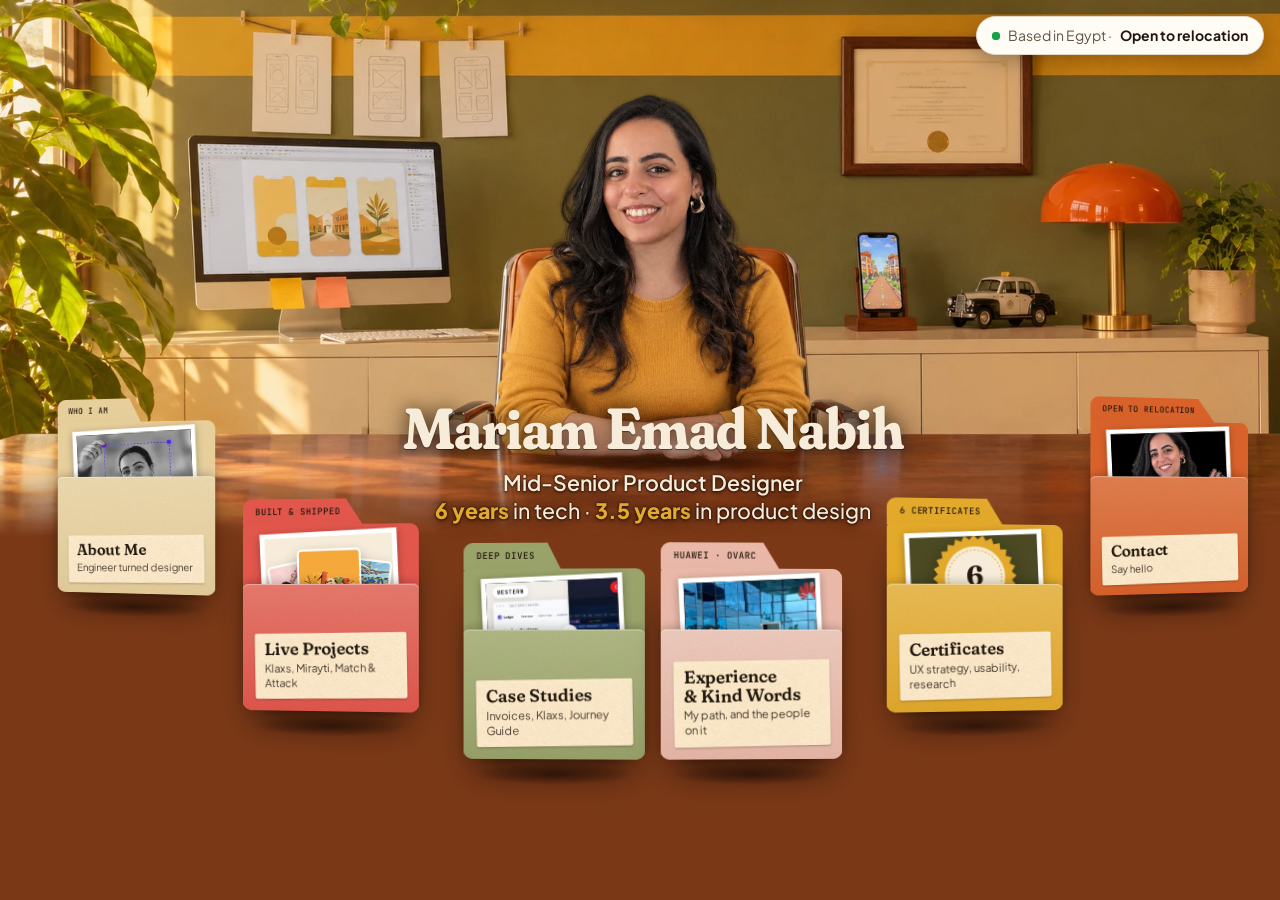
<file: index.html>
<!DOCTYPE html>
<html lang="en">
<head>
<meta charset="utf-8">
<meta name="viewport" content="width=device-width, initial-scale=1, viewport-fit=cover">
<!-- JavaScript is on, so this is the desk: folders open as sheets (folio.js)
     and desk.js lays the desk out. Say so before the first paint, so the
     plain page's nav never flashes up, and the desk shows once it is in place
     instead of jumping into it. Should the scripts not run, the plain page
     comes back when the page has loaded. -->
<script>
  (function (h) {
    h.classList.add('desk-mode', 'desk-pending');
    addEventListener('load', function () {
      if (!window.Folio) h.classList.remove('desk-mode');
      h.classList.remove('desk-pending');
    });
  })(document.documentElement);
</script>
<title>Mariam Emad Nabih — Product Designer, B2B SaaS</title>
<meta name="description" content="Product designer with a computer-science background. I design billing, wallet and admin systems for B2B SaaS at Ovarc. Based in Egypt, open to relocation.">
<meta name="author" content="Mariam Emad Nabih">
<meta name="theme-color" content="#F7F0E3">
<meta name="robots" content="index, follow, max-image-preview:large, max-snippet:-1, max-video-preview:-1">

<!-- =====================================================================
     ⚠️  SITE ADDRESS — the one thing to change when you move domains.
     Six values below start with it: canonical, og:url, og:image,
     twitter:image, and the two "url" fields in the JSON-LD block.
     Find and replace   https://ruyinqc.github.io/Mariam-s-Portfolio/
     with your new address, and update sitemap.xml and robots.txt too.

     It must be a real, reachable URL. A canonical pointing at a domain
     that does not resolve tells Google the true copy of this page lives
     somewhere else, and it will quietly drop this one from the index.
     ===================================================================== -->
<link rel="canonical" href="https://ruyinqc.github.io/Mariam-s-Portfolio/">

<meta property="og:type" content="profile">
<meta property="og:site_name" content="Mariam Emad Nabih">
<meta property="og:title" content="Mariam Emad Nabih — Product Designer, B2B SaaS">
<meta property="og:description" content="Engineer turned product designer. I make complex B2B systems feel obvious — billing, wallets, admin dashboards. Based in Egypt, open to relocation.">
<meta property="og:url" content="https://ruyinqc.github.io/Mariam-s-Portfolio/">
<meta property="og:image" content="https://ruyinqc.github.io/Mariam-s-Portfolio/assets/img/og-cover.png">
<meta property="og:image:type" content="image/png">
<meta property="og:image:width" content="1200">
<meta property="og:image:height" content="630">
<meta property="og:image:alt" content="Mariam Emad Nabih at her desk, smiling. Mid-Senior Product Designer, 3.5 years in product design. Based in Egypt, open to relocation.">
<meta property="og:locale" content="en_US">
<meta property="profile:first_name" content="Mariam">
<meta property="profile:last_name" content="Emad Nabih">
<meta property="profile:gender" content="female">

<meta name="twitter:card" content="summary_large_image">
<meta name="twitter:title" content="Mariam Emad Nabih — Product Designer, B2B SaaS">
<meta name="twitter:description" content="Engineer turned product designer. I make complex B2B systems feel obvious. Based in Egypt, open to relocation.">
<meta name="twitter:image" content="https://ruyinqc.github.io/Mariam-s-Portfolio/assets/img/og-cover.png">
<meta name="twitter:image:alt" content="Mariam Emad Nabih at her desk. Mid-Senior Product Designer.">

<!-- rel=me links let Google and Mastodon tie these profiles to this page. -->
<link rel="me" href="https://www.linkedin.com/in/mariamemadnabih/">
<link rel="me" href="https://www.instagram.com/ruyi_nqc/">
<link rel="me" href="mailto:marmaremad31@gmail.com">

<link rel="icon" type="image/svg+xml" href="assets/img/favicon.svg">

<!-- Type is self-hosted: no third-party request, nothing for a visitor to consent to. -->
<link rel="preload" as="font" type="font/woff2" href="assets/fonts/plus-jakarta-sans-normal-latin.woff2" crossorigin>
<link rel="preload" as="font" type="font/woff2" href="assets/fonts/jetbrains-mono-normal-latin.woff2" crossorigin>
<link rel="preload" as="font" type="font/woff2" href="assets/fonts/fraunces-normal-latin.woff2" crossorigin>
<link rel="preload" as="image" href="assets/img/desk/room-wide.webp?v=2" media="(min-width: 620px)" fetchpriority="high">
<link rel="preload" as="image" href="assets/img/desk/room-tall.webp?v=2" media="(max-width: 619px)" fetchpriority="high">
<link rel="preload" as="image" href="assets/img/desk/mariam-front.webp" fetchpriority="high">

<link rel="stylesheet" href="assets/css/fonts.css?v=19">
<link rel="stylesheet" href="assets/css/tokens.css?v=20">
<link rel="stylesheet" href="assets/css/base.css?v=19">
<link rel="stylesheet" href="assets/css/layout.css?v=19">
<link rel="stylesheet" href="assets/css/components.css?v=22">
<!-- The case-study reader's styles aren't needed for the first screen, so they load
     without holding it up. (The reader itself needs JavaScript anyway.) -->
<link rel="stylesheet" href="assets/css/reader.css?v=20" media="print" onload="this.media='all'">
<link rel="stylesheet" href="assets/css/desk.css?v=12">
<link rel="stylesheet" href="assets/css/folio.css?v=3">

<!-- Structured data. The case studies and certificates are added at runtime
     by app.js, straight from data.js and config.js, so they can never drift
     out of step with what the page actually shows. -->
<script type="application/ld+json">
{
  "@context": "https://schema.org",
  "@graph": [
    {
      "@type": "WebSite",
      "@id": "https://ruyinqc.github.io/Mariam-s-Portfolio/#website",
      "url": "https://ruyinqc.github.io/Mariam-s-Portfolio/",
      "name": "Mariam Emad Nabih — Product Designer",
      "inLanguage": "en",
      "publisher": { "@id": "https://ruyinqc.github.io/Mariam-s-Portfolio/#person" }
    },
    {
      "@type": "ProfilePage",
      "@id": "https://ruyinqc.github.io/Mariam-s-Portfolio/#webpage",
      "url": "https://ruyinqc.github.io/Mariam-s-Portfolio/",
      "name": "Mariam Emad Nabih — Product Designer, B2B SaaS",
      "description": "Product designer with a computer-science background. I design billing, wallet and admin systems for B2B SaaS at Ovarc. Based in Egypt, open to relocation.",
      "inLanguage": "en",
      "isPartOf": { "@id": "https://ruyinqc.github.io/Mariam-s-Portfolio/#website" },
      "about": { "@id": "https://ruyinqc.github.io/Mariam-s-Portfolio/#person" },
      "mainEntity": { "@id": "https://ruyinqc.github.io/Mariam-s-Portfolio/#person" },
      "primaryImageOfPage": {
        "@type": "ImageObject",
        "url": "https://ruyinqc.github.io/Mariam-s-Portfolio/assets/img/og-cover.png",
        "width": 1200,
        "height": 630
      }
    },
    {
      "@type": "Person",
      "@id": "https://ruyinqc.github.io/Mariam-s-Portfolio/#person",
      "name": "Mariam Emad Nabih",
      "givenName": "Mariam",
      "familyName": "Emad Nabih",
      "url": "https://ruyinqc.github.io/Mariam-s-Portfolio/",
      "mainEntityOfPage": { "@id": "https://ruyinqc.github.io/Mariam-s-Portfolio/#webpage" },
      "jobTitle": "Mid-Senior Product Designer",
      "description": "Mid-Senior Product Designer with a B.Sc. in Computer Science and a background in software engineering. Six years in tech, three and a half designing B2B SaaS products — invoicing and payments, wallets, company incorporation and admin dashboards. Currently owns the end-to-end product design process across multiple products at Ovarc. Open to relocation.",
      "image": {
        "@type": "ImageObject",
        "url": "https://ruyinqc.github.io/Mariam-s-Portfolio/assets/img/mariam-frame.webp",
        "caption": "Mariam Emad Nabih"
      },
      "email": "mailto:marmaremad31@gmail.com",
      "address": { "@type": "PostalAddress", "addressCountry": "EG" },
      "homeLocation": { "@type": "Place", "name": "Egypt" },
      "worksFor": {
        "@type": "Organization",
        "name": "Ovarc",
        "description": "B2B SaaS platform for company formation, payroll and business operations in Egypt."
      },
      "alumniOf": {
        "@type": "CollegeOrUniversity",
        "name": "Beijing Jiaotong University",
        "address": { "@type": "PostalAddress", "addressLocality": "Beijing", "addressCountry": "CN" }
      },
      "hasOccupation": {
        "@type": "Occupation",
        "name": "Product Designer",
        "occupationalCategory": "15-1255.00",
        "skills": "User research, design thinking, information architecture, user flows, wireframing, design systems, prototyping, usability testing, B2B SaaS product design"
      },
      "knowsAbout": [
        "Product design",
        "UX design",
        "UI design",
        "B2B SaaS",
        "Design systems",
        "User research",
        "Usability testing",
        "Information architecture",
        "Interaction design",
        "UX writing",
        "Fintech and payments UX",
        "Admin dashboard design",
        "Figma",
        "Design tokens",
        "Accessibility",
        "Cross-cultural and localisation design"
      ],
      "knowsLanguage": [
        { "@type": "Language", "name": "Arabic", "alternateName": "ar" },
        { "@type": "Language", "name": "English", "alternateName": "en" },
        { "@type": "Language", "name": "Chinese", "alternateName": "zh" },
        { "@type": "Language", "name": "Spanish", "alternateName": "es" }
      ],
      "seeks": {
        "@type": "Demand",
        "name": "Product design roles, open to relocation"
      },
      "sameAs": [
        "https://www.linkedin.com/in/mariamemadnabih/",
        "https://www.instagram.com/ruyi_nqc/"
      ]
    }
  ]
}
</script>
</head>

<body>
<a class="skip-link" href="#main">Skip to content</a>

<!-- ============ ICON SPRITE ============ -->
<svg class="sprite" aria-hidden="true" focusable="false" xmlns="http://www.w3.org/2000/svg">
  <symbol id="i-doc" viewBox="0 0 24 24"><path d="M6 2.5h7.5L19 8v13.5H6z" fill="currentColor" opacity=".12"/><path d="M13.5 2.5 19 8h-5.5z" fill="currentColor" opacity=".35"/><path d="M6 2.5h7.5L19 8v13.5H6zM13.5 2.5V8H19M8.8 12h7.4M8.8 15.4h7.4M8.8 18.2h4.4" fill="none" stroke="currentColor" stroke-width="1.5" stroke-linejoin="round" stroke-linecap="round"/></symbol>
  <symbol id="i-coin" viewBox="0 0 24 24"><ellipse cx="12" cy="7.5" rx="8" ry="3.4" fill="currentColor" opacity=".18"/><path d="M4 7.5v9c0 1.9 3.6 3.4 8 3.4s8-1.5 8-3.4v-9" fill="currentColor" opacity=".1"/><path d="M20 7.5c0 1.88-3.58 3.4-8 3.4S4 9.38 4 7.5 7.58 4.1 12 4.1s8 1.52 8 3.4ZM4 7.5v9c0 1.88 3.58 3.4 8 3.4s8-1.52 8-3.4v-9M4 12c0 1.88 3.58 3.4 8 3.4s8-1.52 8-3.4" fill="none" stroke="currentColor" stroke-width="1.5" stroke-linejoin="round"/></symbol>
  <symbol id="i-wallet" viewBox="0 0 24 24"><rect x="2.8" y="5.8" width="18.4" height="13.4" rx="2.6" fill="currentColor" opacity=".12"/><path d="M2.8 8.4A2.6 2.6 0 0 1 5.4 5.8h10.4M21.2 11.2v-.4a2.6 2.6 0 0 0-2.6-2.6H5.4a2.6 2.6 0 0 0-2.6 2.6v5.8a2.6 2.6 0 0 0 2.6 2.6h13.2a2.6 2.6 0 0 0 2.6-2.6v-.4" fill="none" stroke="currentColor" stroke-width="1.5" stroke-linecap="round"/><path d="M22 11.2h-4a2.4 2.4 0 0 0 0 4.8h4z" fill="none" stroke="currentColor" stroke-width="1.5" stroke-linejoin="round"/></symbol>
  <symbol id="i-sad" viewBox="0 0 24 24"><circle cx="12" cy="12" r="9.2" fill="currentColor" opacity=".12"/><circle cx="12" cy="12" r="9.2" fill="none" stroke="currentColor" stroke-width="1.5"/><path d="M8.4 15.6c.9-1.2 2.1-1.8 3.6-1.8s2.7.6 3.6 1.8" fill="none" stroke="currentColor" stroke-width="1.5" stroke-linecap="round"/><circle cx="9.2" cy="9.8" r="1.05" fill="currentColor"/><circle cx="14.8" cy="9.8" r="1.05" fill="currentColor"/></symbol>
  <symbol id="i-happy" viewBox="0 0 24 24"><circle cx="12" cy="12" r="9.2" fill="currentColor" opacity=".12"/><circle cx="12" cy="12" r="9.2" fill="none" stroke="currentColor" stroke-width="1.5"/><path d="M8.2 13.6c.9 1.5 2.2 2.3 3.8 2.3s2.9-.8 3.8-2.3" fill="none" stroke="currentColor" stroke-width="1.5" stroke-linecap="round"/><circle cx="9.2" cy="9.8" r="1.05" fill="currentColor"/><circle cx="14.8" cy="9.8" r="1.05" fill="currentColor"/></symbol>
  <symbol id="i-check" viewBox="0 0 24 24"><circle cx="12" cy="12" r="9.2" fill="currentColor" opacity=".14"/><circle cx="12" cy="12" r="9.2" fill="none" stroke="currentColor" stroke-width="1.5"/><path d="m8 12.2 2.8 2.8L16.2 9.6" fill="none" stroke="currentColor" stroke-width="1.9" stroke-linecap="round" stroke-linejoin="round"/></symbol>
  <symbol id="i-alert" viewBox="0 0 24 24"><path d="M12 3.6 21.4 20H2.6z" fill="currentColor" opacity=".14"/><path d="M12 3.6 21.4 20H2.6z" fill="none" stroke="currentColor" stroke-width="1.5" stroke-linejoin="round"/><path d="M12 9.6v4.2" stroke="currentColor" stroke-width="1.9" stroke-linecap="round"/><circle cx="12" cy="16.8" r="1.15" fill="currentColor"/></symbol>
  <symbol id="i-layers" viewBox="0 0 24 24"><path d="m12 2.9 9 5.1-9 5.1-9-5.1z" fill="currentColor" opacity=".16"/><path d="m12 2.9 9 5.1-9 5.1-9-5.1zM3 12.4l9 5.1 9-5.1M3 16.5l9 5.1 9-5.1" fill="none" stroke="currentColor" stroke-width="1.5" stroke-linejoin="round"/></symbol>
  <symbol id="i-cursor" viewBox="0 0 24 24"><path d="m5 3 14.5 7.8-6.3 1.6-2.3 6.2z" fill="currentColor"/></symbol>
  <symbol id="i-arrow" viewBox="0 0 24 24"><path d="M4 12h15.5m-6-6 6 6-6 6" fill="none" stroke="currentColor" stroke-width="1.8" stroke-linecap="round" stroke-linejoin="round"/></symbol>
  <symbol id="i-close" viewBox="0 0 24 24"><path d="m6 6 12 12M18 6 6 18" fill="none" stroke="currentColor" stroke-width="1.9" stroke-linecap="round"/></symbol>
  <symbol id="i-prev" viewBox="0 0 24 24"><path d="m14.5 5-7 7 7 7" fill="none" stroke="currentColor" stroke-width="1.9" stroke-linecap="round" stroke-linejoin="round"/></symbol>
  <symbol id="i-next" viewBox="0 0 24 24"><path d="m9.5 5 7 7-7 7" fill="none" stroke="currentColor" stroke-width="1.9" stroke-linecap="round" stroke-linejoin="round"/></symbol>
  <symbol id="i-ext" viewBox="0 0 24 24"><path d="M14 4h6v6M20 4l-8.5 8.5M18 14.5V19a1.5 1.5 0 0 1-1.5 1.5h-11A1.5 1.5 0 0 1 4 19V8a1.5 1.5 0 0 1 1.5-1.5H10" fill="none" stroke="currentColor" stroke-width="1.7" stroke-linecap="round" stroke-linejoin="round"/></symbol>
  <symbol id="i-mail" viewBox="0 0 24 24"><rect x="2.8" y="5" width="18.4" height="14" rx="2.4" fill="none" stroke="currentColor" stroke-width="1.7"/><path d="m3.6 6.8 8.4 6 8.4-6" fill="none" stroke="currentColor" stroke-width="1.7" stroke-linecap="round" stroke-linejoin="round"/></symbol>
  <symbol id="i-linkedin" viewBox="0 0 24 24"><path d="M4.98 3.5a2.5 2.5 0 1 0 0 5 2.5 2.5 0 0 0 0-5zM3 9.5h4V21H3zM9.5 9.5h3.8v1.6a4.2 4.2 0 0 1 3.7-1.9c3 0 4.5 1.9 4.5 5.4V21h-4v-5.6c0-1.6-.6-2.5-2-2.5s-2.2 1-2.2 2.6V21h-3.8z" fill="currentColor"/></symbol>
  <symbol id="i-instagram" viewBox="0 0 24 24"><rect x="3" y="3" width="18" height="18" rx="5" fill="none" stroke="currentColor" stroke-width="1.7"/><circle cx="12" cy="12" r="4" fill="none" stroke="currentColor" stroke-width="1.7"/><circle cx="17.2" cy="6.8" r="1.2" fill="currentColor"/></symbol>
  <symbol id="i-download" viewBox="0 0 24 24"><path d="M12 3.5v11.5m0 0 4.2-4.2M12 15l-4.2-4.2M4 17.5v1A2.5 2.5 0 0 0 6.5 21h11a2.5 2.5 0 0 0 2.5-2.5v-1" fill="none" stroke="currentColor" stroke-width="1.7" stroke-linecap="round" stroke-linejoin="round"/></symbol>
  <symbol id="i-menu" viewBox="0 0 24 24"><path d="M4 7h16M4 12h16M4 17h16" fill="none" stroke="currentColor" stroke-width="1.9" stroke-linecap="round"/></symbol>
  <symbol id="i-quote" viewBox="0 0 24 24"><path d="M9.8 5.4C6.5 6.9 4.6 9.7 4.6 13.2c0 3.3 1.9 5.4 4.4 5.4 2.2 0 3.8-1.6 3.8-3.7 0-2-1.4-3.5-3.3-3.5-.4 0-.8.06-1 .13.5-1.8 2.1-3.4 4.2-4.3zm9.6 0c-3.3 1.5-5.2 4.3-5.2 7.8 0 3.3 1.9 5.4 4.4 5.4 2.2 0 3.8-1.6 3.8-3.7 0-2-1.4-3.5-3.3-3.5-.4 0-.8.06-1 .13.5-1.8 2.1-3.4 4.2-4.3z" fill="currentColor"/></symbol>
  <symbol id="i-logo" viewBox="0 0 497.456 496.9"><g transform="translate(-0.656422,497.848016) scale(0.1,-0.1)" fill="currentColor" stroke="none"><path d="M2205 4968 c-383 -43 -797 -198 -1115 -416 -722 -496 -1130 -1327 -1079 -2198 36 -623 286 -1181 724 -1619 342 -342 743 -561 1228 -671 322 -73 741 -72 1074 2 455 102 885 339 1217 670 696 695 915 1737 559 2664 -20 52 -66 154 -103 225 -371 734 -1102 1245 -1918 1340 -139 16 -456 18 -587 3z m584 -158 c41 -6 76 -12 78 -14 2 -2 -3 -21 -13 -42 -101 -232 -122 -287 -200 -514 l-63 -185 -82 3 c-100 4 -306 -13 -407 -34 -590 -121 -1052 -597 -1158 -1194 -27 -148 -27 -461 0 -615 83 -483 376 -875 825 -1100 190 -95 392 -154 626 -180 83 -9 155 -18 160 -20 6 -1 30 -54 54 -116 55 -143 160 -352 246 -489 75 -121 80 -113 -66 -129 -418 -46 -794 2 -1169 151 -411 163 -803 481 -1062 863 -465 686 -526 1589 -156 2330 122 244 245 413 447 616 201 201 372 324 619 449 239 120 555 208 827 230 121 10 377 4 494 -10z m360 -76 c213 -63 460 -178 631 -293 572 -384 946 -988 1031 -1666 14 -115 14 -443 0 -560 -105 -856 -682 -1593 -1487 -1900 -95 -37 -225 -76 -234 -70 -12 7 -95 135 -150 231 -194 335 -308 678 -360 1081 -30 236 -40 395 -47 738 -16 837 95 1481 377 2184 88 220 118 281 137 281 9 0 55 -12 102 -26z m-606 -841 c3 -5 -1 -30 -9 -58 -78 -294 -133 -693 -155 -1129 -23 -451 26 -1177 100 -1474 30 -123 34 -152 18 -152 -7 0 -64 7 -127 15 -672 89 -1160 526 -1270 1139 -25 139 -27 415 -5 556 73 449 391 846 809 1009 123 48 234 77 341 89 101 12 292 14 298 5z"/><path d="M1978 3460 c-205 -37 -360 -158 -434 -339 -30 -75 -49 -222 -33 -254 21 -39 51 -48 83 -24 15 11 20 34 26 103 8 98 44 191 97 251 81 93 209 153 327 153 70 0 106 18 106 54 0 39 -21 56 -75 61 -27 2 -71 0 -97 -5z"/><path d="M1618 2716 c-69 -52 -5 -158 70 -115 22 12 28 23 30 56 3 38 0 43 -27 57 -36 19 -51 20 -73 2z"/></g></symbol>

  <!-- Flags for the spoken languages, all drawn at 3:2. Inline SVG rather than
       emoji: Windows shows flag emoji as two bare letters. -->
  <symbol id="flag-eg" viewBox="0 0 30 20"><path fill="#CE1126" d="M0 0h30v6.67H0z"/><path fill="#fff" d="M0 6.67h30v6.66H0z"/><path fill="#000" d="M0 13.33h30V20H0z"/><g fill="#C09300"><circle cx="15" cy="7.9" r=".55"/><path d="M13.9 8.7h2.2v1.9q0 1.1-1.1 1.5-1.1-.4-1.1-1.5zM13.9 8.8l-1.6.6.6 1.9 1-.4zM16.1 8.8l1.6.6-.6 1.9-1-.4zM13.3 12.3h3.4v.5h-3.4z"/></g></symbol>
  <!-- The red diagonals are counterchanged: each sits on one side of the white. -->
  <symbol id="flag-gb" viewBox="0 0 30 20"><path fill="#012169" d="M0 0h30v20H0z"/><path stroke="#fff" stroke-width="4" d="m0 0 30 20M30 0 0 20"/><path fill="#C8102E" d="M0 0l15 10-.74 1.11L-.74 1.11zM30 20 15 10l.74-1.11 15 10zM15 10 30 0l-.74-1.11-15 10zM15 10 0 20l.74 1.11 15-10z"/><path fill="#fff" d="M11.67 0h6.66v20h-6.66zM0 6.67h30v6.66H0z"/><path fill="#C8102E" d="M13 0h4v20h-4zM0 8h30v4H0z"/></symbol>
  <symbol id="flag-cn" viewBox="0 0 30 20"><path fill="#EE1C25" d="M0 0h30v20H0z"/><path fill="#FFFF00" d="M5 2L5.67 4.07L7.85 4.07L6.09 5.35L6.76 7.43L5 6.15L3.24 7.43L3.91 5.35L2.15 4.07L4.33 4.07zM9.14 2.51L9.62 1.97L9.25 1.34L9.91 1.63L10.39 1.08L10.33 1.8L11 2.09L10.29 2.25L10.22 2.97L9.85 2.35zM11.01 4.14L11.66 3.82L11.56 3.1L12.07 3.62L12.72 3.3L12.38 3.95L12.88 4.47L12.17 4.34L11.83 4.99L11.73 4.27zM11.04 6.73L11.76 6.7L11.96 6L12.21 6.68L12.94 6.66L12.37 7.1L12.62 7.79L12.01 7.38L11.44 7.83L11.64 7.13zM9.22 8.38L9.9 8.63L10.35 8.06L10.32 8.79L11 9.05L10.3 9.24L10.26 9.96L9.87 9.36L9.16 9.55L9.62 8.98z"/></symbol>
  <symbol id="flag-es" viewBox="0 0 30 20"><path fill="#AA151B" d="M0 0h30v20H0z"/><path fill="#F1BF00" d="M0 5h30v10H0z"/></symbol>
  <!-- The seal on the Certificates folder. -->
  <symbol id="art-seal" viewBox="0 0 100 124"><polygon points="30,78 22,122 36,112 44,124 50,84" fill="#E2574C"/><polygon points="70,78 78,122 64,112 56,124 50,84" fill="#C9473D"/><polygon points="50.0,3.0 54.7,8.3 60.5,4.2 63.9,10.4 70.4,7.7 72.3,14.4 79.3,13.3 79.7,20.3 86.7,20.7 85.6,27.7 92.3,29.6 89.6,36.1 95.8,39.5 91.7,45.3 97.0,50.0 91.7,54.7 95.8,60.5 89.6,63.9 92.3,70.4 85.6,72.3 86.7,79.3 79.7,79.7 79.3,86.7 72.3,85.6 70.4,92.3 63.9,89.6 60.5,95.8 54.7,91.7 50.0,97.0 45.3,91.7 39.5,95.8 36.1,89.6 29.6,92.3 27.7,85.6 20.7,86.7 20.3,79.7 13.3,79.3 14.4,72.3 7.7,70.4 10.4,63.9 4.2,60.5 8.3,54.7 3.0,50.0 8.3,45.3 4.2,39.5 10.4,36.1 7.7,29.6 14.4,27.7 13.3,20.7 20.3,20.3 20.7,13.3 27.7,14.4 29.6,7.7 36.1,10.4 39.5,4.2 45.3,8.3" fill="#E3A92B"/><circle cx="50" cy="50" r="34" fill="#F6ECD9"/><circle cx="50" cy="50" r="30" fill="none" stroke="#E3A92B" stroke-width="1.2" stroke-dasharray="2 2.4"/><text x="50" y="59" text-anchor="middle" font-family="Fraunces, Georgia, serif" font-weight="700" font-size="30" fill="#21170E">6</text><text x="50" y="70" text-anchor="middle" font-family="JetBrains Mono, monospace" font-size="5.4" letter-spacing=".8" fill="#21170E">CERTIFIED</text></symbol>
</svg>

<!-- ============ NAV ============ -->
<header class="nav" id="nav">
  <nav class="nav__pill" aria-label="Primary">
    <a class="nav__brand" href="#top" aria-label="Mariam Emad Nabih — back to the desk">
      <span class="nav__avatar" aria-hidden="true">
        <svg class="nav__ring" viewBox="0 0 44 44" aria-hidden="true">
          <circle class="nav__ring-track" cx="22" cy="22" r="20"/>
          <circle class="nav__ring-fill" cx="22" cy="22" r="20" id="scrollRing"/>
        </svg>
        <span class="nav__initial">
          <svg class="nav__logo-icon" aria-hidden="true"><use href="#i-logo"/></svg>
        </span>
      </span>
      <span class="nav__name">Mariam</span>
    </a>

    <span class="nav__divider" aria-hidden="true"></span>

    <ul class="nav__list" id="navList">
      <li><a class="nav__link" href="#about" data-section="about">About</a></li>
      <li><a class="nav__link" href="#work" data-section="work">Work</a></li>
      <li><a class="nav__link" href="#path" data-section="path">Path</a></li>
      <li><a class="nav__link" href="#words" data-section="words">Words</a></li>
      <li><a class="nav__link" href="#proof" data-section="proof">Certificates</a></li>
      <span class="nav__chip" id="navChip" aria-hidden="true"></span>
    </ul>

    <a class="btn btn--primary btn--sm nav__cta" href="#contact">Let's talk</a>

    <button class="nav__toggle" id="navToggle" type="button" aria-expanded="false" aria-controls="navSheet">
      <svg class="icon" aria-hidden="true"><use href="#i-menu"/></svg>
      <span class="nav__current" id="navCurrent">Menu</span>
    </button>
  </nav>

  <div class="nav__sheet" id="navSheet" hidden>
    <ul>
      <li><a href="#about">About</a></li>
      <li><a href="#toolkit">Toolkit</a></li>
      <li><a href="#work">Work</a></li>
      <li><a href="#path">Path</a></li>
      <li><a href="#words">Words</a></li>
      <li><a href="#proof">Certificates</a></li>
      <li><a href="#contact">Contact</a></li>
    </ul>
  </div>
</header>

<main id="main">

<!-- ============ THE DESK ============ -->
<!-- The first thing anyone sees: Mariam at her desk, her name across the
     desk's edge, and six folders around her that open the rest of the page.

     Everything here works without JavaScript: the photo is laid out with
     percentages, and each folder is an ordinary link to its section.
     desk.js adds the rest — fitting it all to one screen, the U of folders
     and the selection-frame cursor; folio.js opens a folder over the desk.

     Photos live in assets/img/desk/. -->
<section class="desk" id="top" aria-label="Mariam at her desk">
  <div class="desk__photo" id="deskPhoto">
    <div class="desk__world" id="deskWorld">
      <picture class="desk__room">
        <source media="(max-width: 619px)" srcset="assets/img/desk/room-tall.webp?v=2" width="941" height="1672">
        <img src="assets/img/desk/room-wide.webp?v=2" width="1672" height="941" alt="" fetchpriority="high" decoding="async" id="deskRoom">
      </picture>
      <img class="desk__reflect" src="assets/img/desk/mariam-front.webp" width="791" height="917" alt="" decoding="async">
      <span class="desk__shadow desk__shadow--soft" aria-hidden="true"></span>
      <span class="desk__shadow desk__shadow--tight" aria-hidden="true"></span>
      <div class="desk__me" id="deskMe">
        <img src="assets/img/desk/mariam-front.webp" width="791" height="917" fetchpriority="high" decoding="async"
             alt="Mariam Emad Nabih sitting at her desk, smiling, her arms folded on the desk.">
      </div>
      <span class="desk__light" aria-hidden="true"></span>
    </div>
    <span class="desk__blend" aria-hidden="true"></span>
  </div>

  <div class="desk__plate" id="deskPlate">
    <h1 class="desk__name">Mariam Emad Nabih</h1>
    <p class="desk__role"><span>Mid-Senior Product Designer</span><span class="desk__facts"><span class="desk__dot" aria-hidden="true"> · </span><b>6 years</b> in tech · <b>3.5 years</b> in product design</span></p>
  </div>

  <!-- Pinned to the top-right corner of the desk; after her name in the
       markup, so it is read after it. -->
  <p class="status desk__status">
    <span class="status__dot" aria-hidden="true"></span>
    Based in Egypt · <strong>Open to relocation</strong>
  </p>

  <!-- The six folders, left to right. --fc is the folder's colour and --fc2
       the lighter shade on its front. The picture inside each one is just an
       existing image from the site. -->
  <nav class="desk__folders" aria-label="Sections">
    <ul class="folders" id="folders">
      <li class="folders__item">
        <a class="folder" href="#about" style="--fc:#E7CF9C; --fc2:#F1DDB1">
          <span class="folder__tab" aria-hidden="true">Who I am</span>
          <span class="folder__back" aria-hidden="true"></span>
          <span class="folder__print" aria-hidden="true"><span class="folder__pic"><img src="assets/img/desk/prints/about.webp" width="360" height="225" alt="" decoding="async" style="object-position:64% 45%"></span></span>
          <span class="folder__front"><span class="folder__label"><span class="folder__title">About Me</span><span class="folder__sub">Engineer turned designer</span></span></span>
        </a>
      </li>
      <li class="folders__item">
        <a class="folder" href="#work" data-case="vibe-coding" style="--fc:#E2574C; --fc2:#EA7B6E">
          <span class="folder__tab" aria-hidden="true">Built &amp; shipped</span>
          <span class="folder__back" aria-hidden="true"></span>
          <span class="folder__print" aria-hidden="true"><span class="folder__pic folder__pic--collage"><img src="assets/img/vibe/mirayti.webp" width="240" height="240" alt="" loading="lazy" decoding="async"><img src="assets/img/vibe/klaxs.webp" width="240" height="240" alt="" loading="lazy" decoding="async"><img src="assets/img/vibe/match-and-attack.webp" width="240" height="240" alt="" loading="lazy" decoding="async"></span></span>
          <span class="folder__front"><span class="folder__label"><span class="folder__title">Live Projects</span><span class="folder__sub">Klaxs, Mirayti, Match &amp; Attack</span></span></span>
        </a>
      </li>
      <li class="folders__item">
        <a class="folder" href="#work" style="--fc:#9AA36A; --fc2:#B3BA86">
          <span class="folder__tab" aria-hidden="true">Deep dives</span>
          <span class="folder__back" aria-hidden="true"></span>
          <span class="folder__print" aria-hidden="true"><span class="folder__pic"><img src="assets/img/desk/prints/cases.webp" width="400" height="250" alt="" decoding="async" style="object-position:8% 30%"></span></span>
          <span class="folder__front"><span class="folder__label"><span class="folder__title">Case Studies</span><span class="folder__sub">Invoices, Klaxs, Journey Guide</span></span></span>
        </a>
      </li>
      <li class="folders__item">
        <a class="folder" href="#path" style="--fc:#E9B8A8; --fc2:#F1CDBF">
          <span class="folder__tab" aria-hidden="true">Huawei · Ovarc</span>
          <span class="folder__back" aria-hidden="true"></span>
          <span class="folder__print" aria-hidden="true"><span class="folder__pic"><img src="assets/img/desk/prints/path.webp" width="360" height="265" alt="" decoding="async" style="object-position:30% 40%"><span class="folder__faces"><img src="assets/img/people/amany-salah.webp" width="176" height="176" alt="" loading="lazy" decoding="async"><img src="assets/img/people/mohamed-wael.webp" width="176" height="176" alt="" loading="lazy" decoding="async"><img src="assets/img/people/randa-mohammed.webp" width="144" height="144" alt="" loading="lazy" decoding="async"></span></span></span>
          <span class="folder__front"><span class="folder__label"><span class="folder__title">Experience &amp;&nbsp;Kind Words</span><span class="folder__sub">My path, and the people on it</span></span></span>
        </a>
      </li>
      <li class="folders__item">
        <a class="folder" href="#proof" style="--fc:#E3A92B; --fc2:#EDBE55">
          <span class="folder__tab" aria-hidden="true">6 certificates</span>
          <span class="folder__back" aria-hidden="true"></span>
          <span class="folder__print" aria-hidden="true"><span class="folder__pic folder__pic--seal"><svg viewBox="0 0 100 124" aria-hidden="true"><use href="#art-seal"/></svg></span></span>
          <span class="folder__front"><span class="folder__label"><span class="folder__title">Certificates</span><span class="folder__sub">UX strategy, usability, research</span></span></span>
        </a>
      </li>
      <li class="folders__item">
        <a class="folder" href="#contact" style="--fc:#D9622B; --fc2:#E4804F">
          <span class="folder__tab" aria-hidden="true">Open to relocation</span>
          <span class="folder__back" aria-hidden="true"></span>
          <span class="folder__print" aria-hidden="true"><span class="folder__pic"><img src="assets/img/desk/prints/contact.webp" width="300" height="363" alt="" decoding="async" style="object-position:50% 18%"></span></span>
          <span class="folder__front"><span class="folder__label"><span class="folder__title">Contact</span><span class="folder__sub">Say hello</span></span></span>
        </a>
      </li>
    </ul>
  </nav>

  <!-- The selection-frame cursor, drawn by desk.js for a mouse or trackpad. -->
  <div class="desk__cursor" id="deskCursor" aria-hidden="true">
    <div class="desk__sel" id="deskSel"><i></i><i></i><i></i><i></i><span class="desk__sel-name"></span><span class="desk__sel-size cpill"></span></div>
    <div class="desk__cross" id="deskCross"><svg width="22" height="22" viewBox="0 0 22 22"><path d="M11 0v8M11 14v8M0 11h8M14 11h8" stroke="rgba(6,30,14,.45)" stroke-width="3.4"/><path d="M11 0v8M11 14v8M0 11h8M14 11h8" stroke="#22C55E" stroke-width="1.6"/><circle cx="11" cy="11" r="1.4" fill="#22C55E"/></svg><span class="desk__xy cpill"></span></div>
  </div>
</section>

<!-- ============ ABOUT ============ -->
<section class="section about" id="about">
  <div class="shell about__inner">
    <div class="about__copy">
      <p class="eyebrow" data-reveal><span>01</span> About me</p>

      <p class="status" data-reveal>
        <span class="status__dot" aria-hidden="true"></span>
        Based in Egypt · <strong>Open to relocation</strong>
      </p>

      <h2 class="section__title about__title" data-reveal data-reveal-delay="1">Mid-Senior <br><em>Product Designer</em></h2>

      <ul class="about__facts" data-reveal data-reveal-delay="2">
        <li><b>6</b> years in tech</li>
        <li><b>3.5</b> years in product design</li>
        <li><b>B2B</b> SaaS</li>
      </ul>

      <p class="about__lede" data-reveal data-reveal-delay="3">
        I started my career as a software engineer, so I understand the realities behind
        building and shipping products. Today, I design billing systems, admin dashboards,
        and onboarding flows that are clear, practical, and <em>built to work well from the start.</em>
      </p>

      <div class="about__cta" data-reveal data-reveal-delay="4">
        <a class="btn btn--primary" href="#work">
          See the work <svg class="icon" aria-hidden="true"><use href="#i-arrow"/></svg>
        </a>
        <a class="btn btn--ghost" href="assets/cv/Mariam-Emad-Nabih-Product-Designer-CV.pdf" download>
          <svg class="icon" aria-hidden="true"><use href="#i-download"/></svg> Download CV
        </a>
      </div>
    </div>

    <figure class="about__portrait" data-parallax="-0.055">
      <img src="assets/img/mariam-frame.webp"
           srcset="assets/img/mariam-frame-900.webp 900w, assets/img/mariam-frame.webp 1586w"
           sizes="(max-width: 900px) 92vw, 46vw"
           width="1586" height="992" loading="lazy" decoding="async"
           alt="Mariam Emad Nabih, framed inside a design-tool selection box.">
      <figcaption class="about__tag" aria-hidden="true">
        <svg class="icon" aria-hidden="true"><use href="#i-cursor"/></svg> Mariam
      </figcaption>
    </figure>
  </div>
</section>

<!-- ============ TOOLKIT ============ -->
<section class="section toolkit" id="toolkit">
  <div class="shell">
    <header class="section__head section__head--wide" data-reveal>
      <p class="eyebrow"><span>02</span> Toolkit</p>
      <h2 class="section__title">What's on my <em>canvas</em>.</h2>
    </header>

    <div class="toolkit__grid">
      <div class="toolgroup" data-reveal>
        <h3 class="mini-title">Design</h3>
        <ul class="chips">
          <li class="chip chip--hero">Figma <small>auto-layout · tokens · variables</small></li>
          <li class="chip">FigJam</li>
          <li class="chip">Adobe XD</li>
          <li class="chip">Framer</li>
          <li class="chip">Photoshop</li>
          <li class="chip">Premiere Pro</li>
        </ul>
      </div>

      <div class="toolgroup" data-reveal data-reveal-delay="1">
        <h3 class="mini-title">AI in my workflow</h3>
        <ul class="chips">
          <li class="chip chip--accent">Claude AI</li>
          <li class="chip chip--accent">Claude Design</li>
          <li class="chip">OpenAI tools</li>
        </ul>
      </div>

      <div class="toolgroup" data-reveal data-reveal-delay="2">
        <h3 class="mini-title">Build &amp; ship</h3>
        <ul class="chips">
          <li class="chip">Python</li>
          <li class="chip">JavaScript</li>
          <li class="chip">HTML</li>
          <li class="chip">CSS</li>
          <li class="chip">Vue.js</li>
          <li class="chip">Jira</li>
          <li class="chip">Slack</li>
        </ul>
      </div>

      <div class="toolgroup" data-reveal data-reveal-delay="3">
        <h3 class="mini-title">Method</h3>
        <ul class="chips">
          <li class="chip">User research</li>
          <li class="chip">Design thinking</li>
          <li class="chip">Competitive analysis</li>
          <li class="chip">Personas</li>
          <li class="chip">Information architecture</li>
          <li class="chip">User flows</li>
          <li class="chip">Wireframing → hi-fi</li>
          <li class="chip">Design systems</li>
          <li class="chip">Prototyping</li>
          <li class="chip">Usability testing</li>
        </ul>
      </div>
    </div>

  </div>
</section>

<!-- ============ WORK ============ -->
<section class="section board" id="work">
  <div class="shell">
    <header class="section__head" data-reveal>
      <p class="eyebrow"><span>03</span> Selected work</p>
      <h2 class="section__title">From UX Challenges <br>to Products I’ve <em>Shipped</em></h2>
      <p class="section__sub">
        Case studies, an argument and the things I build for fun. Pick one — it
        opens right here, and the arrows take you through the case studies.
      </p>
    </header>

    <div class="board__cards" id="boardCards"><!-- rendered by board.js --></div>

    <p class="board__hint" id="boardHint">
      <svg class="icon" aria-hidden="true"><use href="#i-cursor"/></svg>
      Click a card to read it
    </p>
  </div>
</section>

<!-- ============ EXPERIENCE + LANGUAGES ============ -->
<section class="section path" id="path">
  <div class="shell">
    <header class="section__head path__head" data-reveal>
      <div>
        <p class="eyebrow"><span>04</span> The path</p>
        <h2 class="section__title">My Experience <br><em>&amp;</em> Education</h2>
      </div>
      <div class="spoken-wrap">
        <p class="spoken__label" id="spokenLabel">Spoken languages</p>
        <ul class="spoken" aria-labelledby="spokenLabel">
          <li><span class="flag" aria-hidden="true"><svg width="24" height="16"><use href="#flag-eg"/></svg></span>Arabic</li>
          <li><span class="flag" aria-hidden="true"><svg width="24" height="16"><use href="#flag-gb"/></svg></span>English</li>
          <li><span class="flag" aria-hidden="true"><svg width="24" height="16"><use href="#flag-cn"/></svg></span>Chinese</li>
          <li><span class="flag" aria-hidden="true"><svg width="24" height="16"><use href="#flag-es"/></svg></span>Spanish</li>
        </ul>
      </div>
    </header>
  </div>

  <!-- The path as a clothesline. line.js pins it while you scroll and turns
       the scroll into sideways travel; it can also be dragged, swiped or
       stepped with the arrows. Without JavaScript it is a plain row you can
       scroll sideways, so nothing here depends on the script.

       Newest on the left, ending at university. To change a photo, replace
       the file in assets/img/path/ (any size, any shape — the sticker keeps
       the height and follows the photo's own proportions).
       --tilt is how crooked the sticker hangs, --drop how far its weight
       pulls the rope down. -->
  <div class="line" id="line">
    <div class="line__pin" id="linePin">
      <div class="line__view" id="lineView" tabindex="0" role="region"
           aria-label="Work experience, newest first. Scroll sideways or use the arrow keys.">
        <div class="line__track" id="lineTrack">
          <svg class="line__rope" id="lineRope" aria-hidden="true" focusable="false"></svg>

          <ol class="line__list" aria-label="Work experience">
            <li class="hang hang--now" style="--tilt:-3deg; --drop:6px" data-reveal>
              <figure class="hang__photo">
                <span class="hang__peg" aria-hidden="true"></span>
                <img src="assets/img/path/ovarc.webp" width="573" height="600" loading="lazy" decoding="async" draggable="false"
                     alt="Mariam at Ovarc's exhibition stand, pointing to the onboarding flow on the screen beside her.">
                <span class="hang__sticker hang__sticker--lime" aria-hidden="true">Now</span>
              </figure>
              <div class="hang__text">
                <span class="hang__when">Sep 2025 — Present</span>
                <h3 class="hang__role">Product Designer</h3>
                <p class="hang__org">Ovarc · Maadi, Egypt</p>
                <p class="hang__note">End-to-end ownership across multiple products: discovery, research, journey mapping, hi-fi design, developer handoff.</p>
              </div>
            </li>

            <li class="hang" style="--tilt:2.5deg; --drop:26px" data-reveal>
              <figure class="hang__photo">
                <span class="hang__peg" aria-hidden="true"></span>
                <img src="assets/img/path/loccamp.webp" width="600" height="529" loading="lazy" decoding="async" draggable="false"
                     alt="Mariam's Figma canvas for SWAA-211, Edit &amp; Delete a Quiz: a row of mobile screens for the quiz flow.">
              </figure>
              <div class="hang__text">
                <span class="hang__when">Nov 2024 — May 2025</span>
                <h3 class="hang__role">UI/UX Designer</h3>
                <p class="hang__org">Loccamp · Giza, Egypt</p>
                <p class="hang__note">Admin dashboards and mobile apps for school systems; a recruitment platform end to end.</p>
              </div>
            </li>

            <li class="hang" style="--tilt:-1.5deg; --drop:12px" data-reveal>
              <figure class="hang__photo">
                <span class="hang__peg" aria-hidden="true"></span>
                <img src="assets/img/path/huawei-designer.webp" width="600" height="442" loading="lazy" decoding="async" draggable="false"
                     alt="Mariam outside the Huawei office in Cairo, wearing her staff lanyard, with the Huawei logo on the glass above.">
                <span class="hang__sticker hang__sticker--blue" aria-hidden="true">Code → Design</span>
              </figure>
              <div class="hang__text">
                <span class="hang__when">Mar 2024 — Nov 2024</span>
                <h3 class="hang__role">UI/UX Designer</h3>
                <p class="hang__org">Huawei Technologies · Cairo, Egypt</p>
                <p class="hang__note">Financial dashboards between Huawei and its partners. Adapted UI patterns to Chinese design sensibilities.</p>
              </div>
            </li>

            <li class="hang" style="--tilt:3deg; --drop:30px" data-reveal>
              <figure class="hang__photo">
                <span class="hang__peg" aria-hidden="true"></span>
                <img src="assets/img/path/huawei-engineer.webp" width="600" height="524" loading="lazy" decoding="async" draggable="false"
                     alt="Mariam in the lobby of Huawei's regional office, holding a Huawei laptop.">
              </figure>
              <div class="hang__text">
                <span class="hang__when">May 2022 — Mar 2024</span>
                <h3 class="hang__role">Software Engineer</h3>
                <p class="hang__org">Huawei Technologies · Cairo, Egypt</p>
                <p class="hang__note">Built the backend of an IT performance dashboard — APIs, validation and visualisation over large datasets.</p>
              </div>
            </li>

            <li class="hang" style="--tilt:-2.5deg; --drop:4px" data-reveal>
              <figure class="hang__photo">
                <span class="hang__peg" aria-hidden="true"></span>
                <img src="assets/img/path/huawei-intern.webp" width="427" height="600" loading="lazy" decoding="async" draggable="false"
                     alt="Mariam standing in front of the entrance to the Huawei office.">
              </figure>
              <div class="hang__text">
                <span class="hang__when">Jul 2021 — Jun 2022</span>
                <h3 class="hang__role">Software Engineer Intern</h3>
                <p class="hang__org">Huawei Technologies · Cairo, Egypt</p>
              </div>
            </li>

            <li class="hang hang--edu" style="--tilt:2deg; --drop:20px" data-reveal>
              <figure class="hang__photo">
                <span class="hang__peg" aria-hidden="true"></span>
                <img src="assets/img/path/bjtu-graduation.webp" width="543" height="600" loading="lazy" decoding="async" draggable="false"
                     alt="Mariam in her graduation cap and gown.">
                <span class="hang__sticker hang__sticker--lime" aria-hidden="true">Class of 2021</span>
              </figure>
              <div class="hang__text">
                <span class="hang__when">2016 — 2021</span>
                <h3 class="hang__role">B.Sc. Computer Science</h3>
                <p class="hang__org">Beijing Jiaotong University · Beijing, China</p>
              </div>
            </li>
          </ol>
        </div>
      </div>

      <div class="line__ctrl shell">
        <p class="line__hint" id="lineHint">
          <svg class="icon" aria-hidden="true"><use href="#i-cursor"/></svg>
          <span>Scroll sideways to follow the line</span>
        </p>
        <div class="line__rail" aria-hidden="true">
          <span>Now</span>
          <span class="line__bar"><i id="lineBar"></i></span>
          <span>2016</span>
        </div>
        <div class="line__steps" id="lineSteps" hidden>
          <button class="line__step" type="button" id="linePrev" aria-controls="lineView">
            <svg class="icon" aria-hidden="true"><use href="#i-prev"/></svg>
            <span class="sr-only">Towards today</span>
          </button>
          <button class="line__step" type="button" id="lineNext" aria-controls="lineView">
            <svg class="icon" aria-hidden="true"><use href="#i-next"/></svg>
            <span class="sr-only">Further back</span>
          </button>
        </div>
      </div>
    </div>
  </div>

</section>

<!-- ============ TESTIMONIALS ============ -->
<section class="section words" id="words">
  <div class="shell">
    <header class="section__head" data-reveal>
      <p class="eyebrow"><span>05</span> In their words</p>
      <h2 class="section__title">What’s It Like <br>Working With <em>Mariam?</em></h2>
      <p class="section__sub">Engineers and analysts I worked next to, day to day.</p>
    </header>

    <ul class="words__list">
      <li class="quote" data-reveal>
        <figure>
          <figcaption class="quote__by">
            <span class="quote__avatar"><img src="assets/img/people/amany-salah.webp" alt="" width="176" height="176" loading="lazy" decoding="async"></span>
            <span class="quote__who">
              <b>Amany Salah</b>
              <small><span>@Cyshield ·</span> <span>Senior Front-End</span></small>
            </span>
          </figcaption>
          <blockquote class="quote__bubble">
            <p>It’s been a pleasure working with you. You are incredibly <b>flexible</b> and <b>open</b> to any
            discussion, which made collaboration feel effortless. Your <b>depth</b> of knowledge, combined with
            your <b>organized</b> thinking and <b>creative</b> approach, brought real value to the work we did together.</p>
          </blockquote>
        </figure>
      </li>

      <li class="quote quote--blue" data-reveal data-reveal-delay="1">
        <figure>
          <figcaption class="quote__by">
            <span class="quote__avatar"><img src="assets/img/people/mohamed-wael.webp" alt="" width="176" height="176" loading="lazy" decoding="async"></span>
            <span class="quote__who">
              <b>Mohamed Wael</b>
              <small><span>@Ovarc ·</span> <span>Mid-Senior Front-End</span></small>
            </span>
          </figcaption>
          <blockquote class="quote__bubble">
            <p>Mariam is a standout Product Designer with a <b>sharp understanding of business goals</b>. Having
            worked with her across several modules, I have seen how skillfully she <b>adapts design concepts</b>
            to match specific user needs. She is thoroughly <b>research driven</b>, <b>leverages AI</b> cleverly
            to deliver fast, quality work, and is exceptionally <b>flexible with feedback</b>. If you get the
            chance to work with her, consider yourself lucky!</p>
          </blockquote>
        </figure>
      </li>

      <li class="quote quote--blue" data-reveal>
        <figure>
          <figcaption class="quote__by">
            <span class="quote__avatar"><img src="assets/img/people/randa-mohammed.webp" alt="" width="144" height="144" loading="lazy" decoding="async"></span>
            <span class="quote__who">
              <b>Randa Mohammed</b>
              <small><span>@Bank Misr ·</span> <span>Business Analyst</span></small>
            </span>
          </figcaption>
          <blockquote class="quote__bubble">
            <p>I wanted to express my appreciation for your <b>diligent &amp; organized work</b>. You’re a
            detail-oriented &amp; creative person who consistently finds innovative solutions to problems.
            Your time management skills are excellent, &amp; you assist me in completing tasks effectively.
            Your cooperation and flexibility in dealing with the team make you a valuable member.
            Thank you for your dedication &amp; commitment to your work.</p>
          </blockquote>
        </figure>
      </li>

      <li class="quote" data-reveal data-reveal-delay="1">
        <figure>
          <figcaption class="quote__by">
            <span class="quote__avatar"><img src="assets/img/people/tarek.svg" alt="" width="74" height="74" loading="lazy" decoding="async"></span>
            <span class="quote__who">
              <b>Tarek</b>
              <small><span>@Huawei ·</span> <span>Senior Back-End</span></small>
            </span>
          </figcaption>
          <blockquote class="quote__bubble">
            <p>I had the pleasure of working with Mariam on several projects, and I can confidently say she is an
            <b>exceptional team player</b> and a truly reliable person. Her positive energy and strong sense of
            responsibility always stood out. She’s the kind of person who is always ready to support others,
            no matter how busy she is. What really makes Mariam special is her <b>storytelling</b>.</p>
          </blockquote>
        </figure>
      </li>
    </ul>
  </div>
</section>

<!-- ============ CERTIFICATES ============ -->
<section class="section proof" id="proof">
  <div class="shell">
    <header class="section__head" data-reveal>
      <p class="eyebrow"><span>06</span> Certificates</p>
      <h2 class="section__title">Certificates</h2>
      <p class="section__sub">Every one of these is verifiable — the links go to the issuer.</p>
    </header>
    <ul class="certs" id="certList"><!-- rendered by app.js --></ul>
  </div>
</section>

<!-- ============ CONTACT ============ -->
<section class="section contact" id="contact">
  <div class="shell contact__inner">
    <div class="contact__copy">
      <header class="section__head section__head--tight" data-reveal>
        <p class="eyebrow eyebrow--invert"><span>07</span> Contact</p>
        <div class="contact__title-row">
          <h2 class="section__title section__title--invert">Let's talk <br>about <em>your</em> product.</h2>
          <picture class="contact__photo-wrap">
            <source srcset="assets/img/mariam-wave.webp" type="image/webp">
            <img class="contact__photo" src="assets/img/mariam-wave.png" width="720" height="872"
                 alt="" loading="lazy" decoding="async" aria-hidden="true">
          </picture>
        </div>
      </header>

      <p class="contact__lede" data-reveal data-reveal-delay="1">
        Hiring, a portfolio walkthrough, or a second opinion on a flow you're stuck on —
        I reply to everything.
      </p>

      <ul class="contact__direct" data-reveal data-reveal-delay="2">
        <li><a href="mailto:marmaremad31@gmail.com"><svg class="icon" aria-hidden="true"><use href="#i-mail"/></svg> marmaremad31@gmail.com</a></li>
        <li><a href="https://www.linkedin.com/in/mariamemadnabih/" target="_blank" rel="noopener noreferrer"><svg class="icon" aria-hidden="true"><use href="#i-linkedin"/></svg> LinkedIn <svg class="icon icon--xs" aria-hidden="true"><use href="#i-ext"/></svg></a></li>
        <li><a href="https://www.instagram.com/ruyi_nqc/" target="_blank" rel="noopener noreferrer"><svg class="icon" aria-hidden="true"><use href="#i-instagram"/></svg> Instagram <svg class="icon icon--xs" aria-hidden="true"><use href="#i-ext"/></svg></a></li>
        <li><a href="assets/cv/Mariam-Emad-Nabih-Product-Designer-CV.pdf" download><svg class="icon" aria-hidden="true"><use href="#i-download"/></svg> Download CV (PDF)</a></li>
      </ul>
    </div>

    <form class="form" id="contactForm" novalidate>
      <div class="field">
        <label for="f-name">Your name</label>
        <input id="f-name" name="name" type="text" autocomplete="name" required
               aria-describedby="e-name" placeholder="Jane Okafor">
        <p class="field__err" id="e-name" role="alert" hidden></p>
      </div>

      <div class="field">
        <label for="f-email">Email</label>
        <input id="f-email" name="email" type="email" autocomplete="email" required
               aria-describedby="e-email" placeholder="jane@company.com">
        <p class="field__err" id="e-email" role="alert" hidden></p>
      </div>

      <div class="field">
        <label for="f-role">What's this about? <span class="field__opt">optional</span></label>
        <select id="f-role" name="subject">
          <option value="Role opportunity">A role you're hiring for</option>
          <option value="Portfolio walkthrough">A portfolio walkthrough</option>
          <option value="Freelance / contract">Freelance or contract work</option>
          <option value="Something else">Something else</option>
        </select>
      </div>

      <div class="field">
        <label for="f-msg">Message</label>
        <textarea id="f-msg" name="message" rows="5" required
                  aria-describedby="e-msg" placeholder="Tell me a little about the team and the problem."></textarea>
        <p class="field__err" id="e-msg" role="alert" hidden></p>
      </div>

      <!-- honeypot: hidden from people, catches bots -->
      <div class="hp" aria-hidden="true">
        <label for="f-company">Company (leave blank)</label>
        <input id="f-company" name="botcheck" type="text" tabindex="-1" autocomplete="off">
      </div>

      <button class="btn btn--primary btn--block" type="submit" id="formSubmit">
        <span class="btn__label">Send message</span>
        <svg class="icon" aria-hidden="true"><use href="#i-arrow"/></svg>
      </button>

      <p class="form__status" id="formStatus" role="status" aria-live="polite"></p>
    </form>
  </div>
</section>

<!-- ============ THE OPEN FOLDER ============ -->
<!-- When a folder on the desk is opened, its sections are moved in here and
     shown as a sheet of paper over the desk (folio.js). The tabs along the
     top switch folders without closing it. Without JavaScript this stays
     hidden and the sections above simply read as one long page. -->
<div class="folio" id="folio" hidden>
  <div class="folio__scrim" id="folioScrim"></div>
  <div class="folio__sheet" id="folioSheet" role="dialog" aria-modal="true" aria-label="Folder">
    <header class="folio__bar">
      <nav class="folio__tabs" aria-label="Folders">
        <a class="folio__tab" href="#about" style="--fc:#E7CF9C">About Me</a>
        <a class="folio__tab" href="#work" data-case="vibe-coding" style="--fc:#E2574C">Live Projects</a>
        <a class="folio__tab" href="#work" style="--fc:#9AA36A">Case Studies</a>
        <a class="folio__tab" href="#path" style="--fc:#E9B8A8">Experience &amp; Words</a>
        <a class="folio__tab" href="#proof" style="--fc:#E3A92B">Certificates</a>
        <a class="folio__tab" href="#contact" style="--fc:#D9622B">Contact</a>
      </nav>
      <button class="folio__close" type="button" id="folioClose">
        <svg class="icon" aria-hidden="true"><use href="#i-close"/></svg>
        <span class="sr-only">Close the folder</span>
      </button>
    </header>
    <div class="folio__scroll" id="folioScroll" tabindex="-1">
      <div class="folio__body" id="folioBody"></div>
    </div>
  </div>
</div>

</main>

<footer class="footer">
  <div class="shell footer__inner">
    <p class="footer__name">Mariam Emad Nabih</p>
    <p class="footer__meta">Product Designer · Egypt · Open to relocation</p>
    <ul class="footer__links">
      <li><a href="mailto:marmaremad31@gmail.com">Email</a></li>
      <li><a href="https://www.linkedin.com/in/mariamemadnabih/" target="_blank" rel="noopener noreferrer">LinkedIn</a></li>
      <li><a href="https://www.instagram.com/ruyi_nqc/" target="_blank" rel="noopener noreferrer">Instagram</a></li>
      <li><a href="assets/cv/Mariam-Emad-Nabih-Product-Designer-CV.pdf" download>CV</a></li>
    </ul>
    <p class="footer__fine"><span id="year">2026</span></p>
  </div>
</footer>

<!-- ============ CASE STUDY READER ============ -->
<div class="reader" id="reader" hidden>
  <div class="reader__scrim" id="readerScrim"></div>

  <div class="reader__panel" role="dialog" aria-modal="true" aria-labelledby="readerTitle" id="readerPanel">
    <div class="reader__progress" aria-hidden="true"><span id="readerProgress"></span></div>

    <header class="reader__bar">
      <!-- Back to wherever it was opened from: the folder ("Case Studies")
           or the desk. reader.js sets the words. -->
      <button class="reader__back" type="button" id="readerClose">
        <svg class="icon" aria-hidden="true"><use href="#i-prev"/></svg>
        <span><span class="sr-only">Back to </span><span id="readerBack">the desk</span></span>
      </button>

      <!-- Counts only its own kind: "Case study 2 / 4". A one-off piece
           (the argument, the vibe coding) shows its kind alone. -->
      <p class="reader__crumb">
        <span id="readerKind">Case study</span>
        <span class="reader__count" id="readerCount"><span id="readerIndex">1</span>&nbsp;/&nbsp;<span id="readerTotal">4</span></span>
      </p>

      <div class="reader__nav" id="readerNav">
        <button class="reader__step" type="button" id="readerPrev">
          <svg class="icon" aria-hidden="true"><use href="#i-prev"/></svg>
          <span class="sr-only">Previous case study</span>
        </button>
        <button class="reader__step" type="button" id="readerNext">
          <svg class="icon" aria-hidden="true"><use href="#i-next"/></svg>
          <span class="sr-only">Next case study</span>
        </button>
      </div>
    </header>

    <div class="reader__scroll" id="readerScroll" tabindex="-1">
      <article class="reader__body" id="readerBody"><!-- rendered by reader.js --></article>
    </div>
  </div>
</div>

<script src="assets/js/config.js?v=20"></script>
<script src="assets/js/data.js?v=18"></script>
<script src="assets/js/art.js?v=18"></script>
<script src="assets/js/mockups.js?v=18"></script>
<script src="assets/js/lens.js?v=18"></script>
<script src="assets/js/motion.js?v=19"></script>
<script src="assets/js/nav.js?v=19"></script>
<script src="assets/js/board.js?v=18"></script>
<script src="assets/js/line.js?v=19"></script>
<script src="assets/js/reader.js?v=21"></script>
<script src="assets/js/contact.js?v=19"></script>
<script src="assets/js/folio.js?v=4"></script>
<script src="assets/js/desk.js?v=16"></script>
<script src="assets/js/app.js?v=18"></script>
</body>
</html>
</file>
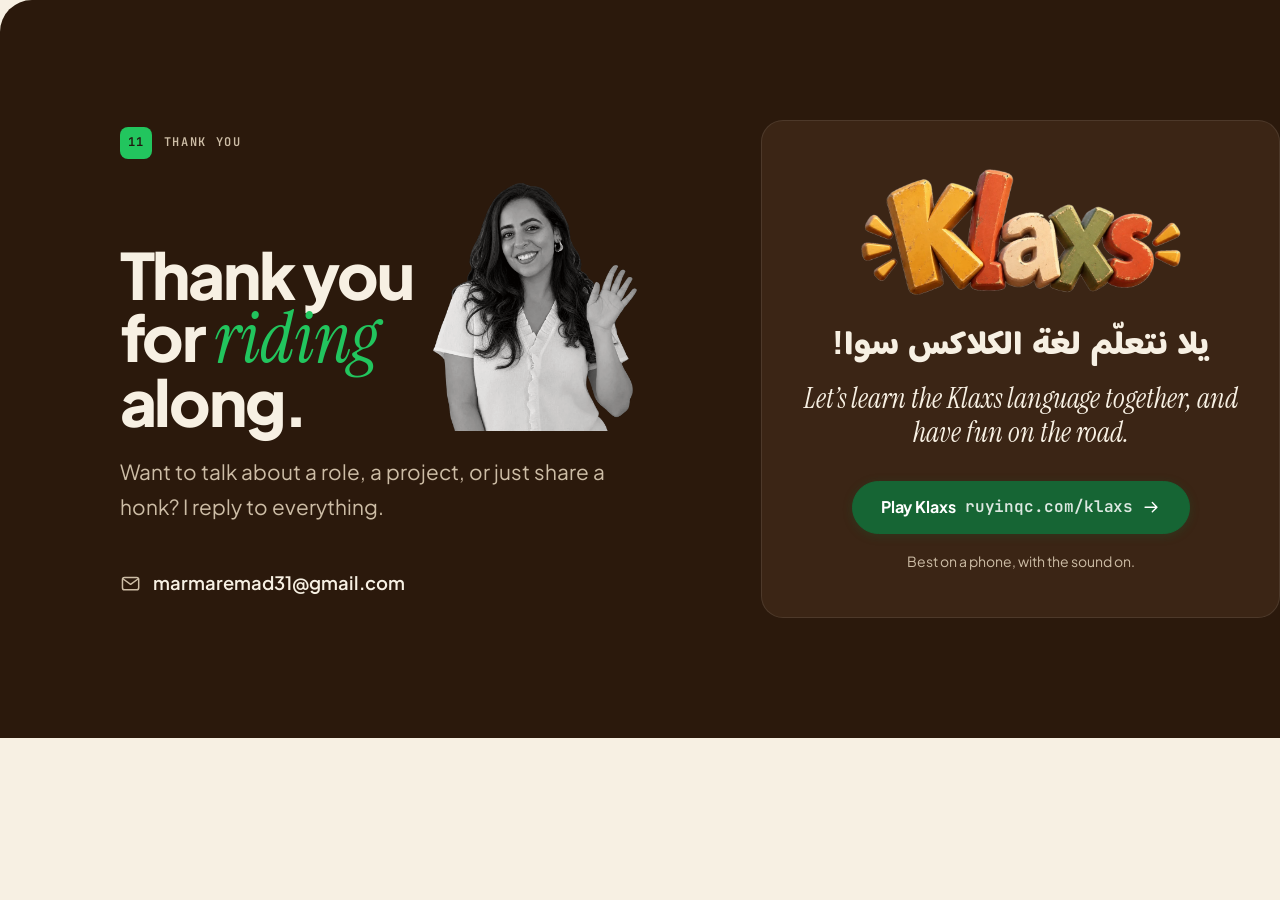
<file: tools/behance/thanks.html>
<!doctype html>
<html lang="en">
<head>
<meta charset="utf-8">
<title>Klaxs · Behance thank-you</title>
<!--
  The last Behance image: a thank-you in the site's own contact section, the
  dark panel with the lime eyebrow and the waving photo, and beside it a card
  in the game's voice. tools/behance/render.js draws it at 1400px and 3×.
-->
<link rel="stylesheet" href="../../assets/css/fonts.css">
<link rel="stylesheet" href="../../assets/css/tokens.css">
<link rel="stylesheet" href="../../assets/css/base.css">
<link rel="stylesheet" href="../../assets/css/layout.css">
<link rel="stylesheet" href="../../assets/css/components.css">
<style>
  html, body { background: var(--paper); }
  body { width: 1400px; margin: 0; }
  /* the site's contact panel ends in its footer; here it ends on its own */
  .contact { padding-block: 120px; }
  .contact__inner { align-items: center; }
  .contact__direct a { font-size: 1.15rem; }
  /* "Thank you" is wider than the site's "Let's talk", so the photo stands clear of it */
  .contact__photo-wrap { margin-left: 1.25rem; }

  .thanks__card {
    display: grid;
    justify-items: center;
    gap: var(--s-4);
    padding: 3rem 2.5rem 2.75rem;
    background: var(--panel-soft);
    border: 1px solid rgba(255,255,255,.09);
    border-radius: var(--r-lg);
    text-align: center;
  }
  .thanks__logo { display: block; width: 320px; height: auto; margin-bottom: var(--s-2); }
  .thanks__ar {
    font-family: var(--font-ar);
    font-size: 2.1rem;
    font-weight: 800;
    line-height: 1.4;
    color: var(--on-panel);
  }
  .thanks__en {
    font-family: var(--font-serif);
    font-style: italic;
    font-size: 1.75rem;
    line-height: 1.2;
    color: var(--on-panel);
  }
  .thanks__card .btn { margin-top: var(--s-4); font-size: 1rem; min-height: 3.25rem; padding-inline: 1.75rem; }
  .thanks__url { font-family: var(--font-mono); font-weight: 600; opacity: .85; }
  .thanks__note { font-size: var(--t-small); color: var(--on-panel-soft); }
</style>
</head>
<body>
<svg width="0" height="0" style="position:absolute" aria-hidden="true">
  <symbol id="i-mail" viewBox="0 0 24 24"><rect x="2.8" y="5" width="18.4" height="14" rx="2.4" fill="none" stroke="currentColor" stroke-width="1.7"/><path d="m3.6 6.8 8.4 6 8.4-6" fill="none" stroke="currentColor" stroke-width="1.7" stroke-linecap="round" stroke-linejoin="round"/></symbol>
  <symbol id="i-arrow" viewBox="0 0 24 24"><path d="M4 12h15.5m-6-6 6 6-6 6" fill="none" stroke="currentColor" stroke-width="1.8" stroke-linecap="round" stroke-linejoin="round"/></symbol>
</svg>

<section class="section contact">
  <div class="shell contact__inner">
    <div class="contact__copy">
      <header class="section__head section__head--tight">
        <p class="eyebrow eyebrow--invert"><span>11</span> Thank you</p>
        <div class="contact__title-row">
          <h2 class="section__title section__title--invert">Thank you <br>for <em>riding</em> <br>along.</h2>
          <picture class="contact__photo-wrap">
            <img class="contact__photo" src="../../assets/img/mariam-wave.webp" width="720" height="872" alt="">
          </picture>
        </div>
      </header>

      <p class="contact__lede">
        Want to talk about a role, a project, or just share a honk?
        I reply to everything.
      </p>

      <ul class="contact__direct">
        <li><a><svg class="icon" aria-hidden="true"><use href="#i-mail"/></svg> marmaremad31@gmail.com</a></li>
      </ul>
    </div>

    <div class="thanks__card">
      <img class="thanks__logo" src="../../assets/img/klaxs/logo.webp" width="1000" height="394" alt="Klaxs">
      <p class="thanks__ar" lang="ar" dir="rtl">يلا نتعلّم لغة الكلاكس سوا!</p>
      <p class="thanks__en">Let’s learn the Klaxs language together, and have fun on the road.</p>
      <span class="btn btn--primary">Play Klaxs <span class="thanks__url">ruyinqc.com/klaxs</span> <svg class="icon" aria-hidden="true"><use href="#i-arrow"/></svg></span>
      <p class="thanks__note">Best on a phone, with the sound on.</p>
    </div>
  </div>
</section>
</body>
</html>
</file>
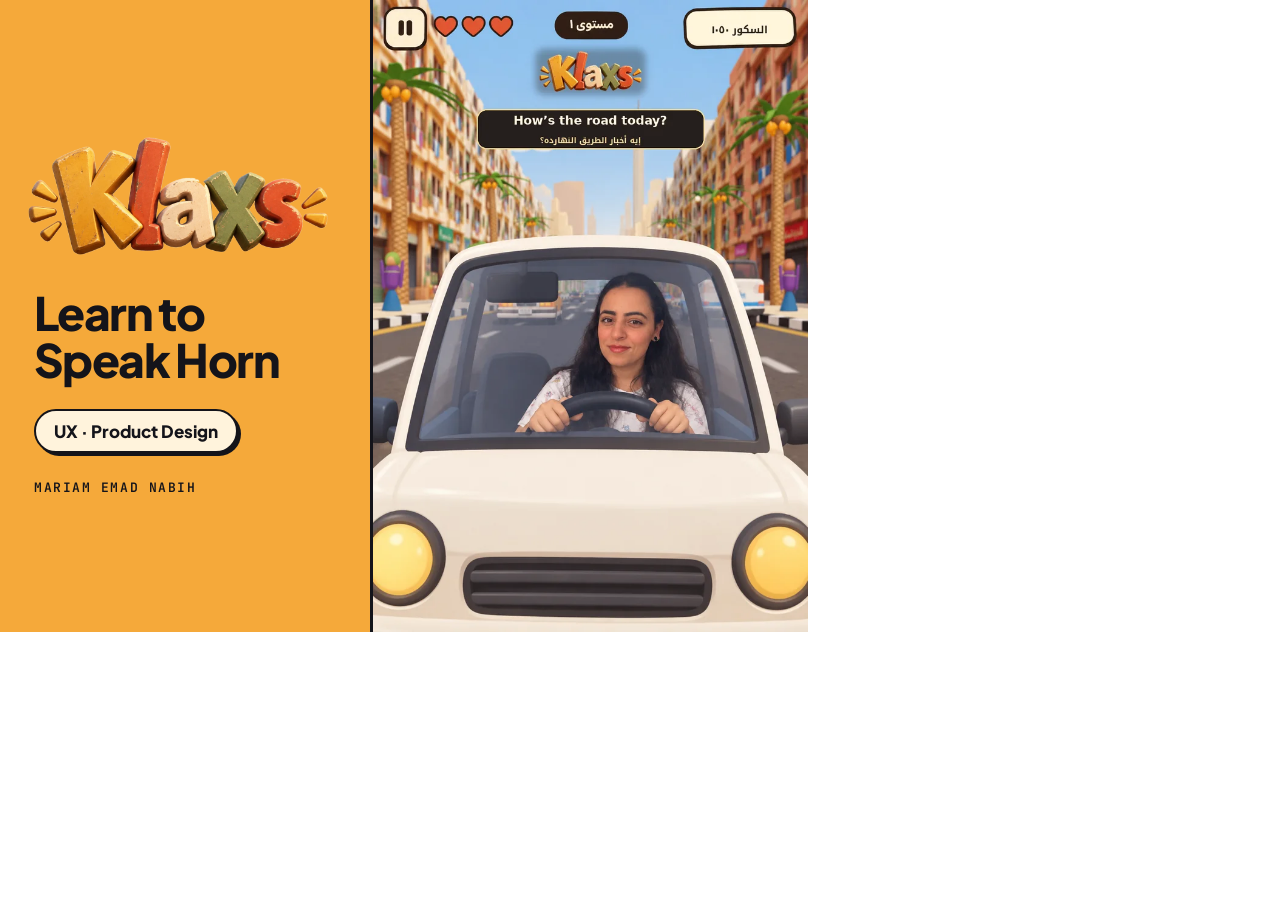
<file: tools/behance/thumb.html>
<!doctype html>
<html lang="en">
<head>
<meta charset="utf-8">
<title>Klaxs · Behance cover</title>
<!-- The Behance project cover, 808 × 632. tools/behance/render.js draws it. -->
<link rel="stylesheet" href="../../assets/css/fonts.css">
<style>
  * { box-sizing: border-box; margin: 0; }
  body { width: 808px; height: 632px; overflow: hidden; font-family: "Plus Jakarta Sans", sans-serif; color: #14141A; -webkit-font-smoothing: antialiased; }
  /* the orange of the game's own logo tile */
  .cover { width: 808px; height: 632px; display: grid; grid-template-columns: 1fr 438px; background: #F5A93A; }
  .words { display: flex; flex-direction: column; justify-content: center; padding: 0 30px 0 34px; }
  .logo { display: block; width: 300px; height: auto; margin: 0 0 34px -6px; }
  h1 { font-size: 46px; line-height: 1.02; letter-spacing: -.035em; font-weight: 800; }
  .tag { align-self: flex-start; margin-top: 26px; padding: 9px 18px; background: #FFF3DC; border: 2.5px solid #14141A; border-radius: 999px; box-shadow: 3px 3px 0 #14141A; font-size: 17px; font-weight: 800; }
  .by { margin-top: 26px; font-family: "JetBrains Mono", monospace; font-size: 13px; font-weight: 600; letter-spacing: .12em; text-transform: uppercase; }
  .me { width: 438px; height: 632px; object-fit: cover; object-position: 50% 0; border-left: 3px solid #14141A; }
</style>
</head>
<body>
<div class="cover">
  <div class="words">
    <img class="logo" src="../../assets/img/klaxs/logo.webp" width="1000" height="394" alt="Klaxs">
    <h1>Learn to Speak Horn</h1>
    <span class="tag">UX · Product Design</span>
    <p class="by">Mariam Emad Nabih</p>
  </div>
  <img class="me" src="../../assets/img/klaxs/me-in-klaxs.webp" alt="">
</div>
</body>
</html>
</file>
<file: assets/css/fonts.css>
/* Self-hosted so the site makes no third-party request for type.
   Latin + Latin-Extended subsets, plus Arabic for the Klaxs case study. Regenerate with tools/fetch-fonts.sh */

/* Baloo Bhaijaan 2 · normal · arabic */
@font-face {
  font-family: 'Baloo Bhaijaan 2';
  font-style: normal;
  font-weight: 400 800;
  font-display: swap;
  src: url(../fonts/baloo-bhaijaan-2-normal-arabic.woff2) format('woff2');
  unicode-range: U+0600-06FF, U+0750-077F, U+0870-0891, U+0897-08E1, U+08E3-08FF, U+200C-200E, U+2010-2011, U+204F, U+2E41, U+FB50-FDFF, U+FE70-FE74, U+FE76-FEFC, U+102E0-102FB, U+10E60-10E7E, U+10EC2-10EC7, U+10EC9-10EEE, U+10EF0-10EFF, U+1EE00-1EE03, U+1EE05-1EE1F, U+1EE21-1EE22, U+1EE24, U+1EE27, U+1EE29-1EE32, U+1EE34-1EE37, U+1EE39, U+1EE3B, U+1EE42, U+1EE47, U+1EE49, U+1EE4B, U+1EE4D-1EE4F, U+1EE51-1EE52, U+1EE54, U+1EE57, U+1EE59, U+1EE5B, U+1EE5D, U+1EE5F, U+1EE61-1EE62, U+1EE64, U+1EE67-1EE6A, U+1EE6C-1EE72, U+1EE74-1EE77, U+1EE79-1EE7C, U+1EE7E, U+1EE80-1EE89, U+1EE8B-1EE9B, U+1EEA1-1EEA3, U+1EEA5-1EEA9, U+1EEAB-1EEBB, U+1EEF0-1EEF1;
 
}

/* Fraunces · normal · latin-ext */
@font-face {
  font-family: 'Fraunces';
  font-style: normal;
  font-weight: 400 800;
  font-display: swap;
  src: url(../fonts/fraunces-normal-latin-ext.woff2) format('woff2');
  unicode-range: U+0100-02BA, U+02BD-02C5, U+02C7-02CC, U+02CE-02D7, U+02DD-02FF, U+0304, U+0308, U+0329, U+1D00-1DBF, U+1E00-1E9F, U+1EF2-1EFF, U+2020, U+20A0-20AB, U+20AD-20C4, U+2113, U+2C60-2C7F, U+A720-A7FF;
 
}

/* Fraunces · normal · latin */
@font-face {
  font-family: 'Fraunces';
  font-style: normal;
  font-weight: 400 800;
  font-display: swap;
  src: url(../fonts/fraunces-normal-latin.woff2) format('woff2');
  unicode-range: U+0000-00FF, U+0131, U+0152-0153, U+02BB-02BC, U+02C6, U+02DA, U+02DC, U+0304, U+0308, U+0329, U+2000-206F, U+20AC, U+2122, U+2191, U+2193, U+2212, U+2215, U+FEFF, U+FFFD;
 
}

/* Instrument Serif · italic · latin-ext */
@font-face {
  font-family: 'Instrument Serif';
  font-style: italic;
  font-weight: 400;
  font-display: swap;
  src: url(../fonts/instrument-serif-italic-latin-ext.woff2) format('woff2');
  unicode-range: U+0100-02BA, U+02BD-02C5, U+02C7-02CC, U+02CE-02D7, U+02DD-02FF, U+0304, U+0308, U+0329, U+1D00-1DBF, U+1E00-1E9F, U+1EF2-1EFF, U+2020, U+20A0-20AB, U+20AD-20C4, U+2113, U+2C60-2C7F, U+A720-A7FF;
 
}

/* Instrument Serif · italic · latin */
@font-face {
  font-family: 'Instrument Serif';
  font-style: italic;
  font-weight: 400;
  font-display: swap;
  src: url(../fonts/instrument-serif-italic-latin.woff2) format('woff2');
  unicode-range: U+0000-00FF, U+0131, U+0152-0153, U+02BB-02BC, U+02C6, U+02DA, U+02DC, U+0304, U+0308, U+0329, U+2000-206F, U+20AC, U+2122, U+2191, U+2193, U+2212, U+2215, U+FEFF, U+FFFD;
 
}

/* Instrument Serif · normal · latin-ext */
@font-face {
  font-family: 'Instrument Serif';
  font-style: normal;
  font-weight: 400;
  font-display: swap;
  src: url(../fonts/instrument-serif-normal-latin-ext.woff2) format('woff2');
  unicode-range: U+0100-02BA, U+02BD-02C5, U+02C7-02CC, U+02CE-02D7, U+02DD-02FF, U+0304, U+0308, U+0329, U+1D00-1DBF, U+1E00-1E9F, U+1EF2-1EFF, U+2020, U+20A0-20AB, U+20AD-20C4, U+2113, U+2C60-2C7F, U+A720-A7FF;
 
}

/* Instrument Serif · normal · latin */
@font-face {
  font-family: 'Instrument Serif';
  font-style: normal;
  font-weight: 400;
  font-display: swap;
  src: url(../fonts/instrument-serif-normal-latin.woff2) format('woff2');
  unicode-range: U+0000-00FF, U+0131, U+0152-0153, U+02BB-02BC, U+02C6, U+02DA, U+02DC, U+0304, U+0308, U+0329, U+2000-206F, U+20AC, U+2122, U+2191, U+2193, U+2212, U+2215, U+FEFF, U+FFFD;
 
}

/* JetBrains Mono · normal · latin-ext */
@font-face {
  font-family: 'JetBrains Mono';
  font-style: normal;
  font-weight: 500 600;
  font-display: swap;
  src: url(../fonts/jetbrains-mono-normal-latin-ext.woff2) format('woff2');
  unicode-range: U+0100-02BA, U+02BD-02C5, U+02C7-02CC, U+02CE-02D7, U+02DD-02FF, U+0304, U+0308, U+0329, U+1D00-1DBF, U+1E00-1E9F, U+1EF2-1EFF, U+2020, U+20A0-20AB, U+20AD-20C4, U+2113, U+2C60-2C7F, U+A720-A7FF;
 
}

/* JetBrains Mono · normal · latin */
@font-face {
  font-family: 'JetBrains Mono';
  font-style: normal;
  font-weight: 500 600;
  font-display: swap;
  src: url(../fonts/jetbrains-mono-normal-latin.woff2) format('woff2');
  unicode-range: U+0000-00FF, U+0131, U+0152-0153, U+02BB-02BC, U+02C6, U+02DA, U+02DC, U+0304, U+0308, U+0329, U+2000-206F, U+20AC, U+2122, U+2191, U+2193, U+2212, U+2215, U+FEFF, U+FFFD;
 
}

/* Plus Jakarta Sans · italic · latin-ext */
@font-face {
  font-family: 'Plus Jakarta Sans';
  font-style: italic;
  font-weight: 400 700;
  font-display: swap;
  src: url(../fonts/plus-jakarta-sans-italic-latin-ext.woff2) format('woff2');
  unicode-range: U+0100-02BA, U+02BD-02C5, U+02C7-02CC, U+02CE-02D7, U+02DD-02FF, U+0304, U+0308, U+0329, U+1D00-1DBF, U+1E00-1E9F, U+1EF2-1EFF, U+2020, U+20A0-20AB, U+20AD-20C4, U+2113, U+2C60-2C7F, U+A720-A7FF;
 
}

/* Plus Jakarta Sans · italic · latin */
@font-face {
  font-family: 'Plus Jakarta Sans';
  font-style: italic;
  font-weight: 400 700;
  font-display: swap;
  src: url(../fonts/plus-jakarta-sans-italic-latin.woff2) format('woff2');
  unicode-range: U+0000-00FF, U+0131, U+0152-0153, U+02BB-02BC, U+02C6, U+02DA, U+02DC, U+0304, U+0308, U+0329, U+2000-206F, U+20AC, U+2122, U+2191, U+2193, U+2212, U+2215, U+FEFF, U+FFFD;
 
}

/* Plus Jakarta Sans · normal · latin-ext */
@font-face {
  font-family: 'Plus Jakarta Sans';
  font-style: normal;
  font-weight: 400 800;
  font-display: swap;
  src: url(../fonts/plus-jakarta-sans-normal-latin-ext.woff2) format('woff2');
  unicode-range: U+0100-02BA, U+02BD-02C5, U+02C7-02CC, U+02CE-02D7, U+02DD-02FF, U+0304, U+0308, U+0329, U+1D00-1DBF, U+1E00-1E9F, U+1EF2-1EFF, U+2020, U+20A0-20AB, U+20AD-20C4, U+2113, U+2C60-2C7F, U+A720-A7FF;
 
}

/* Plus Jakarta Sans · normal · latin */
@font-face {
  font-family: 'Plus Jakarta Sans';
  font-style: normal;
  font-weight: 400 800;
  font-display: swap;
  src: url(../fonts/plus-jakarta-sans-normal-latin.woff2) format('woff2');
  unicode-range: U+0000-00FF, U+0131, U+0152-0153, U+02BB-02BC, U+02C6, U+02DA, U+02DC, U+0304, U+0308, U+0329, U+2000-206F, U+20AC, U+2122, U+2191, U+2193, U+2212, U+2215, U+FEFF, U+FFFD;
 
}
</file>
<file: assets/css/tokens.css>
/* ==========================================================================
   Design tokens — Mariam Emad Nabih
   Light only. There is deliberately no dark-mode block anywhere in this file.
   Contrast is measured, not estimated — see tools/contrast.js, which fails
   the build if any pairing regresses.

   The palette comes from the desk at the top of the page: warm cream paper,
   walnut, olive, mustard, coral, with green (#22C55E) as the second colour.
   ========================================================================== */

:root {
  color-scheme: light;

  /* ---- Surface ---------------------------------------------------------- */
  --paper:        #F7F0E3;   /* page — warm cream, like the paper on the desk */
  --paper-raised: #FFFCF6;   /* cards on paper                                */
  --paper-sunk:   #EFE6D5;   /* wells, diagram panels                         */
  --panel:        #2B190C;   /* dark section (contact) — the desk's walnut    */
  --panel-soft:   #3B2515;   /* raised surface on the dark panel              */

  /* ---- Ink -------------------------------------------------------------- */
  --ink:       #21170E;      /* warm near-black                               */
  --ink-soft:  #45392D;
  --muted:     #615446;      /* smallest allowed body ink                     */
  --on-panel:      #F7F0E3;
  --on-panel-soft: #CDBDA6;

  /* ---- Accent ----------------------------------------------------------- */
  /* --accent carries text: links, buttons, the eyebrow numbers. It is the
     deep end of the green, because #22C55E itself is too light to put white
     or small text on. */
  --accent:       #166534;
  --accent-deep:  #14532D;   /* hover / pressed                               */
  --accent-wash:  #E4F3E3;   /* tint fill — ink on top stays readable         */
  --accent-line:  #B9DFC0;

  /* --green is Mariam's second colour, #22C55E. A FILL ONLY: nothing but
     dark ink ever sits on it. The cursor, chips and highlights use it. */
  --green:        #22C55E;
  --green-deep:   #16A34A;
  --green-wash:   #EAF7E8;
  --sage:         #EEE8D2;   /* testimonial bubbles                           */
  --blush-wash:   #F6E2D8;   /* the other testimonial bubble — the pink folder */

  /* Each folder's ink: a deep shade of its colour, dark enough to carry the
     words in a title that are set in the display face. */
  --ink-mustard:  #85570F;
  --ink-olive:    #4F5A22;
  --ink-clay:     #A1493A;

  /* Klaxs, the horn game: its warm paper and its mustard. Mustard is a FILL
     ONLY, like green — it sits inside an ink outline and never carries text. */
  --sand:       #FFF3DC;
  --mustard:    #E3A92B;

  /* --line and --line-strong are decorative rules only: page hairlines and
     the timeline rail. WCAG 1.4.11 exempts pure decoration, and darkening
     them would make the whole page feel heavier.
     --rope is the same kind of thing.
     Anything that is a control boundary or carries meaning uses --edge or
     --graphic instead, both of which clear 3:1. */
  --line:       #E4D9C7;
  --line-strong:#D1C3AC;
  --rope:       #B5A98F;     /* the clothesline in the path section — twine */
  --wire:       #EAE2D3;     /* wireframe bars                               */
  --rose-line:  #F2D3D8;     /* the challenge rectangle's outline, from      */
                             /* Mariam's own layout — decorative only        */
  --edge:       #8A7C6C;     /* control borders                              */
  --graphic:    #615446;     /* arrows, operators, marks                     */
  --graphic-bad:#C2410C;     /* the "before" state                           */

  /* Form controls on the dark panel. The border is measured against the
     field's own translucent fill, not the panel behind it. */
  --field-edge:       rgba(255, 255, 255, .40);
  --field-edge-hover: rgba(255, 255, 255, .58);
  --field-bg:         rgba(255, 255, 255, .04);
  --field-placeholder:#A8987F;

  /* ---- Cursor -------------------------------------------------------------
     An ordinary arrow and hand in green, a little larger than the system
     ones. The desk at the top swaps them for a selection frame (desk.js). */
  --cur-arrow: url("data:image/svg+xml,%3Csvg xmlns='http://www.w3.org/2000/svg' width='26' height='32' viewBox='0 0 26 32'%3E%3Cpath d='M4.2 4.4v23l5.5-5.2 3.7 8.6 3.6-1.5-3.6-8.4h7.3z' fill='rgba(0,0,0,.28)'/%3E%3Cpath d='M3 3v23l5.5-5.2 3.7 8.6 3.6-1.5-3.6-8.4h7.3z' fill='%2322C55E' stroke='white' stroke-width='1.8' stroke-linejoin='round'/%3E%3C/svg%3E") 3 3, auto;
  --cur-hand: url("data:image/svg+xml,%3Csvg xmlns='http://www.w3.org/2000/svg' width='30' height='32' viewBox='0 0 30 32'%3E%3Cg fill='white' stroke='white' stroke-width='3.6' stroke-linejoin='round'%3E%3Crect x='9' y='2' width='5.6' height='17' rx='2.8'/%3E%3Crect x='14.6' y='10' width='5' height='10' rx='2.5'/%3E%3Crect x='19.6' y='11.5' width='5' height='10' rx='2.5'/%3E%3Crect x='6' y='14' width='18.6' height='15' rx='6'/%3E%3Crect x='2.6' y='13.6' width='5.2' height='10.5' rx='2.6' transform='rotate(-28 5.2 18.8)'/%3E%3C/g%3E%3Cg fill='%2322C55E'%3E%3Crect x='9' y='2' width='5.6' height='17' rx='2.8'/%3E%3Crect x='14.6' y='10' width='5' height='10' rx='2.5'/%3E%3Crect x='19.6' y='11.5' width='5' height='10' rx='2.5'/%3E%3Crect x='6' y='14' width='18.6' height='15' rx='6'/%3E%3Crect x='2.6' y='13.6' width='5.2' height='10.5' rx='2.6' transform='rotate(-28 5.2 18.8)'/%3E%3C/g%3E%3C/svg%3E") 11 3, pointer;

  /* ---- Type ------------------------------------------------------------- */
  --font-sans:  "Plus Jakarta Sans", ui-sans-serif, system-ui, -apple-system,
                "Segoe UI", Roboto, Helvetica, Arial, sans-serif;
  --font-mono:  "JetBrains Mono", ui-monospace, SFMono-Regular, Menlo,
                Consolas, monospace;
  --font-serif: "Instrument Serif", Georgia, "Times New Roman", serif;
  /* The desk: her name and the folder labels. A soft, slightly retro serif. */
  --font-display: "Fraunces", Georgia, "Times New Roman", serif;
  /* Arabic lines in the Klaxs case study: the game's own typeface */
  --font-ar:    "Baloo Bhaijaan 2", "Geeza Pro", "Noto Sans Arabic", Tahoma,
                "Segoe UI", sans-serif;

  /* Fluid scale, 1.25 ratio, clamped so nothing breaks at 320px or 2560px. */
  --t-display: clamp(2.75rem, 1.5rem + 5vw, 5.5rem);
  --t-h2:      clamp(2.1rem, 1.35rem + 3.3vw, 4rem);
  --t-h3:      clamp(1.3rem, 1.1rem + 0.85vw, 1.75rem);
  --t-lede:    clamp(1.05rem, 0.98rem + 0.4vw, 1.3rem);
  --t-body:    clamp(1rem,   0.97rem + 0.16vw, 1.0625rem);
  --t-small:   0.875rem;
  --t-meta:    0.75rem;

  --lh-tight: 0.94;
  --lh-snug:  1.2;
  --lh-body:  1.65;

  /* ---- Space ------------------------------------------------------------ */
  --gutter:    clamp(1rem, 0.4rem + 2.6vw, 3.5rem);
  --shell:     1240px;
  --shell-narrow: 780px;
  --s-1: 0.25rem;  --s-2: 0.5rem;   --s-3: 0.75rem;  --s-4: 1rem;
  --s-5: 1.5rem;   --s-6: 2rem;     --s-7: 3rem;     --s-8: 4rem;
  --s-9: 6rem;     --s-10: 8rem;
  --section-y: clamp(4.5rem, 2rem + 9vw, 9rem);

  /* ---- Shape ------------------------------------------------------------ */
  --r-sm: 8px;  --r-md: 14px;  --r-lg: 22px;  --r-xl: 32px;  --r-pill: 999px;

  /* ---- Elevation -------------------------------------------------------- */
  --sh-1: 0 1px 2px rgba(33,23,14,.06), 0 2px 8px rgba(33,23,14,.05);
  --sh-2: 0 2px 6px rgba(33,23,14,.07), 0 12px 28px rgba(33,23,14,.08);
  --sh-3: 0 4px 12px rgba(33,23,14,.09), 0 26px 60px rgba(33,23,14,.13);
  --sh-lift: 0 10px 24px rgba(33,23,14,.11), 0 38px 80px rgba(33,23,14,.15);

  /* ---- Motion ----------------------------------------------------------- */
  --ease:      cubic-bezier(.16, 1, .3, 1);   /* the house curve             */
  --ease-in:   cubic-bezier(.5, 0, .75, 0);
  --dur-fast:  160ms;
  --dur:       280ms;
  --dur-slow:  520ms;

  /* Set to 0 by motion.js when the visitor asks for reduced motion, so JS
     animations read the same switch the stylesheet does. */
  --motion: 1;

  --focus: 0 0 0 2px var(--paper), 0 0 0 4.5px var(--accent);
  --focus-on-panel: 0 0 0 2px var(--panel), 0 0 0 4.5px var(--green);
}

@media (prefers-reduced-motion: reduce) {
  :root { --motion: 0; --dur-fast: 1ms; --dur: 1ms; --dur-slow: 1ms; }
}
</file>
<file: assets/css/base.css>
/* ==========================================================================
   Reset, typography, accessibility primitives
   ========================================================================== */

*, *::before, *::after { box-sizing: border-box; }

* { margin: 0; }

html {
  -webkit-text-size-adjust: 100%;
  scroll-behavior: smooth;
  /* Anchor targets clear the floating nav instead of hiding under it. */
  scroll-padding-top: clamp(5rem, 8vw, 7rem);
}

@media (prefers-reduced-motion: reduce) {
  html { scroll-behavior: auto; }
}

body {
  background: var(--paper);
  color: var(--ink);
  font-family: var(--font-sans);
  font-size: var(--t-body);
  line-height: var(--lh-body);
  font-weight: 400;
  -webkit-font-smoothing: antialiased;
  -moz-osx-font-smoothing: grayscale;
  text-rendering: optimizeLegibility;
  overflow-x: hidden;
}

/* Locked while the reader is open, without the page jumping as the
   scrollbar disappears. */
body.is-locked {
  overflow: hidden;
  padding-right: var(--sbw, 0px);
}

img, svg, video { display: block; max-width: 100%; }
img { height: auto; }

input, button, textarea, select { font: inherit; color: inherit; }
button { background: none; border: 0; cursor: pointer; }

a { color: inherit; text-decoration-thickness: 1px; text-underline-offset: 3px; }

/* ---- Cursor --------------------------------------------------------------
   An ordinary arrow and hand, in the site's green and a little larger than
   the system ones. Typing still gets the text cursor. The desk at the top of
   the page replaces both with a selection frame (desk.css). */
body { cursor: var(--cur-arrow); }
a[href], button:not([disabled]), summary, label[for], select, [role="button"] { cursor: var(--cur-hand); }
textarea,
input:not([type="checkbox"]):not([type="radio"]):not([type="submit"]):not([type="button"]) { cursor: text; }

h1, h2, h3, h4 {
  font-weight: 800;
  line-height: var(--lh-snug);
  letter-spacing: -0.02em;
  text-wrap: balance;
}

p { text-wrap: pretty; }

b, strong { font-weight: 700; }

::selection { background: var(--green); color: var(--ink); }

/* ---- Focus --------------------------------------------------------------
   Never removed. Only ever swapped for a version that reads on the surface
   it lands on. */
:focus-visible {
  outline: none;
  box-shadow: var(--focus);
  border-radius: var(--r-sm);
}
.panel :focus-visible,
.contact :focus-visible,
.reader__bar :focus-visible { box-shadow: var(--focus-on-panel); }

/* ---- Skip link ---------------------------------------------------------- */
.skip-link {
  position: fixed;
  top: var(--s-4);
  left: var(--s-4);
  z-index: 200;
  padding: var(--s-3) var(--s-5);
  background: var(--accent);
  color: #fff;
  font-weight: 700;
  border-radius: var(--r-pill);
  text-decoration: none;
  transform: translateY(-160%);
  transition: transform var(--dur) var(--ease);
}
/* :focus as well as :focus-visible — a skip link that only appears for one of
   the two is a skip link somebody cannot find. */
.skip-link:focus,
.skip-link:focus-visible { transform: translateY(0); }

/* ---- Utilities ---------------------------------------------------------- */
.sr-only {
  position: absolute;
  width: 1px; height: 1px;
  padding: 0; margin: -1px;
  overflow: hidden;
  clip-path: inset(50%);
  white-space: nowrap;
  border: 0;
}

.sprite { position: absolute; width: 0; height: 0; overflow: hidden; }

.icon {
  width: 1.15em;
  height: 1.15em;
  flex: none;
  display: inline-block;
  vertical-align: -0.2em;
  fill: none;
}
.icon--xs { width: 0.85em; height: 0.85em; }

/* Honeypot — off-screen rather than display:none, which some bots skip. */
.hp {
  position: absolute;
  left: -9999px;
  width: 1px; height: 1px;
  overflow: hidden;
}

/* ---- Reveal on scroll ---------------------------------------------------
   The visible state is the default so that a visitor with JS disabled, or a
   crawler, sees a complete page. motion.js adds .reveal-ready to <html>,
   which is what arms the hidden state. */
.reveal-ready [data-reveal] {
  opacity: 0;
  transform: translate3d(0, 26px, 0);
  transition:
    opacity var(--dur-slow) var(--ease),
    transform var(--dur-slow) var(--ease);
  transition-delay: calc(var(--reveal-delay, 0) * 70ms);
}
.reveal-ready [data-reveal].is-in {
  opacity: 1;
  transform: none;
}

@media (prefers-reduced-motion: reduce) {
  .reveal-ready [data-reveal] { transform: none; }
}
</file>
<file: assets/css/layout.css>
/* ==========================================================================
   Shell, section rhythm, hero, and the large page regions
   ========================================================================== */

.shell {
  width: 100%;
  max-width: var(--shell);
  margin-inline: auto;
  padding-inline: var(--gutter);
}

.section { padding-block: var(--section-y); position: relative; }

.section__head { max-width: 46ch; margin-bottom: clamp(2.5rem, 5vw, 4.5rem); }
.section__head--tight { margin-bottom: var(--s-5); }
.section__head--wide { max-width: none; }

.section__title {
  font-size: var(--t-h2);
  line-height: var(--lh-tight);
  letter-spacing: -0.035em;
}
.section__title em {
  font-family: var(--font-serif);
  font-style: italic;
  font-weight: 400;
  letter-spacing: -0.01em;
  color: var(--accent);
  /* the serif sits optically small next to 800-weight Jakarta */
  font-size: 1.12em;
}
.section__title--invert { color: var(--on-panel); }
.section__title--invert em { color: var(--green); }

.section__sub {
  margin-top: var(--s-5);
  font-size: var(--t-lede);
  color: var(--muted);
  max-width: 44ch;
}

.eyebrow {
  display: flex;
  align-items: center;
  gap: var(--s-3);
  margin-bottom: var(--s-5);
  font-family: var(--font-mono);
  font-size: var(--t-meta);
  font-weight: 600;
  letter-spacing: 0.14em;
  text-transform: uppercase;
  color: var(--muted);
}
.eyebrow span {
  display: grid;
  place-items: center;
  width: 2rem; height: 2rem;
  background: var(--accent);
  color: #fff;
  border-radius: var(--r-sm);
  letter-spacing: 0.02em;
}
.eyebrow--invert { color: var(--on-panel-soft); }
.eyebrow--invert span { background: var(--green); color: var(--ink); }

.mini-title {
  font-family: var(--font-mono);
  font-size: var(--t-meta);
  font-weight: 600;
  letter-spacing: 0.14em;
  text-transform: uppercase;
  color: var(--muted);
  margin-bottom: var(--s-4);
}

/* ==========================================================================
   About — the first folder on the desk. The desk itself lives in desk.css.
   ========================================================================== */

.about__inner {
  display: grid;
  grid-template-columns: minmax(0, 1.05fr) minmax(0, 0.95fr);
  gap: clamp(2rem, 5vw, 5rem);
  align-items: center;
}

.about__title { margin-top: var(--s-5); }

.about__facts {
  display: flex;
  flex-wrap: wrap;
  align-items: center;
  gap: var(--s-2) var(--s-5);
  margin-top: var(--s-5);
  padding: 0;
  list-style: none;
  font-size: var(--t-small);
  color: var(--muted);
}
.about__facts li { display: flex; align-items: baseline; gap: 0.4em; }
.about__facts li + li::before {
  content: "";
  width: 4px; height: 4px;
  margin-right: calc(var(--s-5) - 0.4em);
  border-radius: 50%;
  background: var(--line-strong);
  align-self: center;
}
.about__facts b {
  font-size: 1.45em;
  font-weight: 800;
  letter-spacing: -0.03em;
  color: var(--ink);
}

.about__lede {
  margin-top: var(--s-6);
  max-width: 46ch;
  font-size: var(--t-lede);
  color: var(--ink-soft);
}
.about__lede em {
  font-family: var(--font-serif);
  font-style: italic;
  font-size: 1.1em;
  color: var(--ink);
}

.about__cta {
  display: flex;
  flex-wrap: wrap;
  gap: var(--s-3);
  margin-top: var(--s-7);
}

/* ---- Portrait ----------------------------------------------------------- */
.about__portrait {
  position: relative;
  margin: 0;
  border-radius: var(--r-lg);
  overflow: visible;
  will-change: transform;
}
.about__portrait img {
  width: 100%;
  border-radius: var(--r-lg);
  box-shadow: var(--sh-3);
}

/* A multiplayer cursor label, the way a design tool shows who is on canvas —
   in the same green as the site's cursor. */
.about__tag {
  position: absolute;
  right: clamp(-0.5rem, 1vw, 1rem);
  bottom: clamp(-0.75rem, -1vw, -0.5rem);
  display: flex;
  align-items: center;
  gap: 0.45em;
  padding: 0.5em 0.9em;
  background: var(--green);
  color: var(--ink);
  font-family: var(--font-mono);
  font-size: var(--t-meta);
  font-weight: 600;
  letter-spacing: 0.06em;
  border-radius: var(--r-pill);
  box-shadow: var(--sh-2);
  animation: tag-float 5.5s var(--ease) infinite;
}
.about__tag .icon { width: 0.95em; height: 0.95em; fill: currentColor; }

@keyframes tag-float {
  0%, 100% { transform: translate3d(0, 0, 0); }
  50%      { transform: translate3d(0, -7px, 0); }
}

@media (prefers-reduced-motion: reduce) {
  .about__tag { animation: none; }
}

@media (max-width: 900px) {
  .about__inner { grid-template-columns: 1fr; }
  .about__portrait { order: -1; max-width: 26rem; }
}

/* Below this the three facts stop fitting on one line, and the separator
   dots start orphaning onto a line of their own. */
@media (max-width: 560px) {
  .about__facts { display: grid; gap: var(--s-2); }
  .about__facts li + li::before { content: none; }
}

/* ==========================================================================
   Path / experience
   ========================================================================== */

/* The title on the left, the languages she speaks at the far right. When
   the two stop fitting side by side, the languages drop under the title. */
.path__head {
  display: flex;
  flex-wrap: wrap;
  align-items: flex-end;
  justify-content: space-between;
  gap: var(--s-5) var(--s-7);
  max-width: none;
}

/* sits at the right, level with the bottom of the title */
.spoken-wrap {
  display: grid;
  justify-items: end;
  gap: var(--s-2);
  margin-left: auto;
}
.spoken__label {
  font-family: var(--font-mono);
  font-size: var(--t-meta);
  font-weight: 500;
  letter-spacing: 0.06em;
  text-transform: uppercase;
  color: var(--muted);
}

.spoken {
  display: flex;
  flex-wrap: wrap;
  justify-content: flex-end;
  gap: var(--s-2);
  list-style: none;
  padding: 0;
}
.spoken li {
  display: flex;
  align-items: center;
  gap: 0.55em;
  padding: 0.45rem 0.9rem 0.45rem 0.6rem;
  background: var(--paper-raised);
  border: 1px solid var(--line);
  border-radius: var(--r-pill);
  box-shadow: var(--sh-1);
  font-size: var(--t-small);
  font-weight: 600;
  white-space: nowrap;
}

/* A flag at 3:2 with softened corners. The hairline keeps white and yellow
   stripes from melting into the white chip. */
.flag {
  position: relative;
  flex: none;
  width: 1.5em;
  height: 1em;
  border-radius: 3px;
  overflow: hidden;
}
.flag svg { width: 100%; height: 100%; }
.flag::after {
  content: "";
  position: absolute;
  inset: 0;
  border-radius: inherit;
  box-shadow: inset 0 0 0 1px rgba(20, 20, 26, .14);
}

/* All four on one line on a phone: tighter chips whose type follows the
   screen width, so even a narrow phone keeps them in a single row. */
@media (max-width: 480px) {
  .spoken { flex-wrap: nowrap; gap: 0.25rem; }
  .spoken li {
    gap: 0.35em;
    padding: 0.35rem 0.55rem 0.35rem 0.4rem;
    font-size: clamp(0.62rem, 3.1vw, 0.85rem);
  }
}

/* ---- The clothesline ----------------------------------------------------
   One long row of photos pegged to a rope. Without JavaScript it is a row
   you scroll sideways. line.js adds .line--live, and .line--pinned when the
   stage fits the screen: then the stage sticks and the page's own scroll
   carries the row sideways. */

.line {
  --hang-w:   clamp(14rem, 11.5rem + 5vw, 17rem);
  --hang-gap: clamp(2.5rem, 1.5rem + 3vw, 4.5rem);
  --ph:       clamp(140px, 25svh, 240px);   /* every photo is this tall   */
  --clip:     16px;                          /* peg height above the photo */
  --rope-room: 1.75rem;                      /* sag above the highest peg  */
  --drop-max: 30px;                          /* the largest --drop below   */
  position: relative;
}

.line__pin {
  display: flex;
  flex-direction: column;
  gap: var(--s-5);
}
.line--pinned .line__pin {
  position: sticky;
  top: 0;
  height: 100vh;
  height: 100svh;
  /* top, not centred: centring left a big empty band between the title
     and the rope on tall screens */
  justify-content: flex-start;
  /* the floating nav sits over the top of the screen */
  padding-block: clamp(4.5rem, 10vh, 6.5rem) var(--s-4);
}
/* That top padding only matters once the stage is stuck under the nav.
   Before then it sat as a wide gap under the title, so pull the stage up
   by the same amount. */
@media (min-width: 881px) {
  .line--pinned { margin-top: calc(var(--s-4) - clamp(4.5rem, 10vh, 6.5rem)); }
}

.line__view {
  position: relative;
  overflow-x: auto;
  overflow-y: hidden;
  overscroll-behavior-x: contain;
}
.line__view:focus-visible { box-shadow: inset 0 0 0 2.5px var(--accent); border-radius: 0; }

.line--live .line__view {
  cursor: grab;
  scrollbar-width: none;
  -webkit-user-select: none;
          user-select: none;
}
.line--live .line__view::-webkit-scrollbar { display: none; }
/* Sideways swipes go to line.js; up and down, and pinch-zoom, stay the
   browser's. Safari does not know pinch-zoom, so it keeps the first line. */
.line--pinned .line__view {
  overflow: hidden;
  touch-action: pan-y;
  touch-action: pan-y pinch-zoom;
}
.line.is-dragging .line__view { cursor: grabbing; }

.line__track {
  position: relative;
  width: max-content;
  /* line the first photo up with the page's text column */
  padding: var(--s-2) max(var(--gutter), calc((100% - var(--shell)) / 2 + var(--gutter))) var(--s-5);
  will-change: transform;
}
/* A straight rope until line.js draws the real one. */
.line__track::before {
  content: "";
  position: absolute;
  inset-inline: 0;
  top: calc(var(--s-2) + var(--rope-room) + 1.25rem);
  height: 2px;
  background: var(--rope);
}
.line--roped .line__track::before { content: none; }

.line__rope {
  position: absolute;
  left: 0; top: 0;
  max-width: none;
  overflow: visible;
  pointer-events: none;
}
.line__cord {
  fill: none;
  stroke: var(--rope);
  stroke-width: 2.25;
  stroke-linecap: round;
  stroke-linejoin: round;
}
.line__twist {                       /* the lay of the twine */
  fill: none;
  stroke: rgba(255, 255, 255, .55);
  stroke-width: 1;
  stroke-dasharray: 2 4;
  stroke-linecap: round;
}
.line__tack       { fill: var(--graphic); }
.line__tack-shine { fill: rgba(255, 255, 255, .6); }

.line__list {
  position: relative;
  display: flex;
  align-items: flex-start;
  gap: var(--hang-gap);
  list-style: none;
  padding: 0;
  margin: 0;
}

.hang {
  position: relative;
  flex: none;
  width: var(--hang-w);
  display: flex;
  flex-direction: column;
  align-items: center;
  padding-top: calc(var(--rope-room) + var(--drop, 0px));
}

/* ---- The photo: a die-cut sticker, pegged at the top ------------------- */
.hang__photo {
  position: relative;
  margin-top: var(--clip);
  padding: 7px;
  background: #fff;
  border-radius: 16px;
  box-shadow:
    0 0 0 1px rgba(20, 20, 26, .05),
    0 2px 4px rgba(20, 20, 26, .08),
    0 16px 28px -12px rgba(20, 20, 26, .34);
  /* it swings from the point where the rope runs through the peg */
  transform-origin: 50% calc(7px - var(--clip));
  transform: rotate(calc(var(--tilt, 0deg) + var(--swing, 0deg)));
}
.hang__photo img {
  height: var(--ph);
  width: auto;
  max-width: none;
  border-radius: 10px;
  background: var(--paper-sunk);
  -webkit-user-drag: none;
}

/* A clothespin: two jaws and a steel spring. */
.hang__peg {
  position: absolute;
  z-index: 2;
  left: 50%;
  top: calc(var(--clip) * -1);
  width: 12px;
  height: 36px;
  margin-left: -6px;
  border-radius: 3px 3px 5px 5px;
  background: linear-gradient(90deg, #3F9A5C, var(--accent) 42%, var(--accent-deep));
  box-shadow: 0 3px 5px rgba(20, 20, 26, .3);
}
.hang__peg::before {
  content: "";
  position: absolute;
  left: -2px; right: -2px;
  top: 14px;
  height: 6px;
  border-radius: 3px;
  background: linear-gradient(#F3EDE2, #A99C88);
  box-shadow: 0 1px 1px rgba(20, 20, 26, .3);
}
.hang__peg::after {
  content: "";
  position: absolute;
  left: 50%;
  top: 3px; bottom: 3px;
  width: 1px;
  margin-left: -0.5px;
  background: rgba(10, 6, 60, .4);
}
.hang--now .hang__peg {
  background: linear-gradient(90deg, #BBF0CC, var(--green) 45%, var(--green-deep));
}
.hang--now .hang__peg::after { background: rgba(60, 70, 0, .35); }

/* A smaller sticker stuck on the photo. */
.hang__sticker {
  position: absolute;
  right: -12px;
  bottom: 16px;
  padding: 0.3rem 0.6rem;
  font-family: var(--font-mono);
  font-size: 0.6875rem;
  font-weight: 700;
  letter-spacing: 0.06em;
  text-transform: uppercase;
  white-space: nowrap;
  color: var(--ink);
  border: 3px solid #fff;
  border-radius: 9px;
  box-shadow: 0 3px 8px rgba(20, 20, 26, .22);
  rotate: 7deg;
}
.hang__sticker--lime { background: var(--green); }
.hang__sticker--blue { background: var(--accent); color: #fff; rotate: -5deg; }

/* ---- The words under each photo ---------------------------------------- */
.hang__text {
  align-self: stretch;
  /* every caption starts on the same line, however far its photo dropped */
  margin-top: calc(var(--s-5) + var(--drop-max) - var(--drop, 0px));
}
.hang__when {
  display: flex;
  align-items: center;
  gap: 0.5em;
  font-family: var(--font-mono);
  font-size: var(--t-meta);
  font-weight: 600;
  letter-spacing: 0.08em;
  color: var(--muted);
  text-transform: uppercase;
}
.hang--now .hang__when::before {
  content: "";
  width: 8px; height: 8px;
  border-radius: 50%;
  background: var(--green-deep);
}
.hang__role {
  margin-top: var(--s-2);
  font-size: 1.25rem;
  line-height: 1.2;
  letter-spacing: -0.025em;
}
.hang__org {
  margin-top: 2px;
  color: var(--accent);
  font-weight: 600;
  font-size: var(--t-small);
}
.hang__note {
  margin-top: var(--s-3);
  font-size: var(--t-small);
  color: var(--muted);
}

/* ---- Under the line: hint, progress, steppers --------------------------- */
.line__ctrl {
  display: flex;
  align-items: center;
  gap: var(--s-5);
}
.line__hint {
  display: flex;
  align-items: center;
  gap: 0.5em;
  font-family: var(--font-mono);
  font-size: var(--t-meta);
  font-weight: 600;
  letter-spacing: 0.08em;
  text-transform: uppercase;
  color: var(--muted);
  white-space: nowrap;
}
.line__hint .icon { color: var(--accent); fill: currentColor; }

.line__rail {
  flex: 1;
  display: none;
  align-items: center;
  gap: var(--s-3);
  font-family: var(--font-mono);
  font-size: var(--t-meta);
  font-weight: 600;
  letter-spacing: 0.08em;
  text-transform: uppercase;
  color: var(--muted);
}
.line--live .line__rail { display: flex; }
.line__bar {
  flex: 1;
  height: 4px;
  border-radius: var(--r-pill);
  background: var(--line);
  overflow: hidden;
}
.line__bar i {
  display: block;
  height: 100%;
  background: var(--green-deep);
  transform-origin: left center;
  transform: scaleX(0);
}

.line__steps { display: flex; gap: var(--s-2); }
.line__steps[hidden] { display: none; }
.line__step {
  display: grid;
  place-items: center;
  width: 44px; height: 44px;
  color: var(--ink);
  background: var(--paper-raised);
  border: 1.5px solid var(--edge);
  border-radius: 50%;
  transition: border-color var(--dur-fast) var(--ease), background var(--dur-fast) var(--ease);
}
.line__step:hover { border-color: var(--ink); }
.line__step:focus-visible { border-radius: 50%; }
.line__step[aria-disabled="true"] { opacity: .4; cursor: default; border-color: var(--edge); }

/* Everything already fits on one screen: nothing to scroll, nothing to say. */
.line--fits .line__ctrl { display: none; }

@media (max-width: 880px) {
  .line {
    --hang-w: 15rem;
    --hang-gap: 2.25rem;
    --ph: clamp(128px, 20svh, 220px);
  }
  /* the nav is at the bottom of the screen now */
  .line--pinned .line__pin { padding-block: var(--s-3) 6rem; gap: var(--s-4); }
}
@media (max-width: 560px) {
  .line__hint { display: none; }
}

/* ==========================================================================
   Toolkit
   ========================================================================== */

.toolkit { padding-bottom: clamp(2rem, 1rem + 3vw, 3.5rem); }

/* Flex rather than grid, so a group left alone on the last row (Method, on
   a wide screen) spreads its chips across the rest of the width instead of
   stacking them in one narrow column. */
.toolkit__grid {
  display: flex;
  flex-wrap: wrap;
  gap: clamp(1.5rem, 3vw, 3rem);
}
.toolgroup { flex: 1 1 16rem; }
.toolgroup__note {
  margin-top: var(--s-4);
  font-size: var(--t-small);
  color: var(--muted);
  max-width: 34ch;
}


/* ==========================================================================
   Contact
   ========================================================================== */

.contact {
  background: var(--panel);
  color: var(--on-panel);
  border-radius: var(--r-xl) var(--r-xl) 0 0;
  /* the footer below carries on in the same colour with its own padding,
     so a full section's worth here left a dark gap under the form */
  padding-bottom: clamp(1.5rem, 3vw, 2.5rem);
}

.contact__inner {
  display: grid;
  grid-template-columns: minmax(0, 1fr) minmax(0, 0.9fr);
  gap: clamp(2rem, 5vw, 5rem);
  align-items: start;
}
@media (max-width: 860px) {
  .contact__inner { grid-template-columns: 1fr; }
}

.contact__copy { position: relative; }

.contact__lede {
  font-size: var(--t-lede);
  color: var(--on-panel-soft);
  max-width: 34ch;
}

.contact__direct {
  list-style: none;
  padding: 0;
  margin-top: var(--s-6);
  display: grid;
  gap: var(--s-1);
}
.contact__direct a {
  display: flex;
  align-items: center;
  gap: var(--s-3);
  padding: var(--s-3) var(--s-4);
  margin-inline: calc(var(--s-4) * -1);
  border-radius: var(--r-sm);
  color: var(--on-panel);
  font-weight: 600;
  text-decoration: none;
  transition: background var(--dur-fast) var(--ease), color var(--dur-fast) var(--ease);
}
.contact__direct a:hover { background: var(--panel-soft); color: var(--green); }
.contact__direct .icon { color: var(--on-panel-soft); }
.contact__direct a:hover .icon { color: var(--green); }

/* The photo stands beside the title, and the title sits on the photo's
   bottom edge. The two are allowed to overlap: the text stays on top. */
.contact__title-row {
  display: flex;
  align-items: flex-end;
}
.contact__title-row .section__title {
  position: relative;
  z-index: 1;
  flex: 0 1 auto;
}
.contact__photo-wrap {
  flex: 0 0 auto;
  width: clamp(7rem, 16vw, 13rem);
  margin-left: calc(clamp(1.5rem, 4vw, 3.5rem) * -1);
}
.contact__photo {
  display: block;
  width: 100%;
  height: auto;
  filter: grayscale(1) contrast(1.06);
  opacity: 0.92;
}

/* ==========================================================================
   Footer
   ========================================================================== */

.footer {
  background: var(--panel);
  color: var(--on-panel-soft);
  padding-block: var(--s-7) var(--s-6);
  border-top: 1px solid rgba(255,255,255,.08);
}
.footer__inner {
  display: flex;
  flex-wrap: wrap;
  align-items: center;
  gap: var(--s-3) var(--s-6);
}
.footer__name {
  font-size: 1.125rem;
  font-weight: 800;
  letter-spacing: -0.03em;
  color: var(--on-panel);
}
.footer__meta { font-size: var(--t-small); }
.footer__links {
  list-style: none;
  padding: 0;
  display: flex;
  flex-wrap: wrap;
  gap: var(--s-5);
}
.footer__links a {
  font-family: var(--font-mono);
  font-size: var(--t-meta);
  font-weight: 600;
  letter-spacing: 0.1em;
  text-transform: uppercase;
  color: var(--on-panel);
  text-decoration: none;
  /* Padded out and pulled back in: "CV" is only 17px of text, which is under
     the 24px minimum in SC 2.5.8. The negative margin keeps the visual
     spacing while the hit area grows. */
  padding: var(--s-2) var(--s-2);
  margin-inline: calc(var(--s-2) * -1);
  border-radius: var(--r-sm);
}
.footer__links a:hover { color: var(--green); }
.footer__fine {
  margin-left: auto;
  font-size: var(--t-meta);
  font-family: var(--font-mono);
  letter-spacing: 0.06em;
}
</file>
<file: assets/css/components.css>
/* ==========================================================================
   Components — nav, buttons, work cards, quotes, chips, certificates, form
   ========================================================================== */

/* ==========================================================================
   Nav — a floating tool palette, not a link bar
   ========================================================================== */

.nav {
  position: fixed;
  z-index: 90;
  left: 50%;
  translate: -50% 0;
  top: clamp(0.75rem, 2vw, 1.5rem);
  width: min(calc(100% - 2 * var(--gutter)), var(--shell));
  display: flex;
  justify-content: center;
  pointer-events: none;
}
.nav > * { pointer-events: auto; }

.nav__pill {
  display: flex;
  align-items: center;
  gap: var(--s-2);
  padding: 0.4rem 0.4rem 0.4rem 0.55rem;
  background: color-mix(in srgb, var(--paper) 82%, transparent);
  -webkit-backdrop-filter: blur(16px) saturate(1.6);
          backdrop-filter: blur(16px) saturate(1.6);
  border: 1px solid var(--line);
  border-radius: var(--r-pill);
  box-shadow: var(--sh-1);
  transition: box-shadow var(--dur) var(--ease), background var(--dur) var(--ease);
}
.nav.is-stuck .nav__pill {
  box-shadow: var(--sh-2);
  background: color-mix(in srgb, var(--paper) 92%, transparent);
}

.nav__brand {
  display: flex;
  align-items: center;
  gap: var(--s-3);
  padding-right: var(--s-2);
  text-decoration: none;
  font-weight: 800;
  letter-spacing: -0.02em;
}
.nav__avatar { position: relative; display: grid; place-items: center; width: 2.25rem; height: 2.25rem; }
.nav__initial {
  display: grid;
  place-items: center;
  width: 2rem; height: 2rem;
}
.nav__logo-icon { width: 2rem; height: 2rem; fill: var(--ink); }
.nav__ring { position: absolute; inset: 0; width: 100%; height: 100%; transform: rotate(-90deg); }
.nav__ring circle { fill: none; stroke-width: 2; }
.nav__ring-track { stroke: var(--line); }
.nav__ring-fill {
  stroke: var(--green-deep);
  stroke-linecap: round;
  stroke-dasharray: 125.6;      /* 2πr, r = 20 */
  stroke-dashoffset: 125.6;
}
.nav__name { font-size: var(--t-small); }

.nav__divider { width: 1px; height: 1.5rem; background: var(--line); }

.nav__list {
  position: relative;
  display: flex;
  align-items: center;
  gap: var(--s-1);
  list-style: none;
  padding: 0;
  margin: 0;
}
.nav__link {
  position: relative;
  z-index: 1;
  display: block;
  padding: 0.5rem 0.85rem;
  font-size: var(--t-small);
  font-weight: 600;
  color: var(--muted);
  text-decoration: none;
  border-radius: var(--r-pill);
  white-space: nowrap;
  transition: color var(--dur-fast) var(--ease);
}
.nav__link:hover { color: var(--ink); }
.nav__link.is-active { color: var(--ink); }

/* The sliding selection chip — it tracks the active section. */
.nav__chip {
  position: absolute;
  z-index: 0;
  top: 50%;
  left: 0;
  height: 2.15rem;
  translate: 0 -50%;
  background: var(--green);
  border-radius: var(--r-pill);
  opacity: 0;
  transition:
    transform var(--dur) var(--ease),
    width var(--dur) var(--ease),
    opacity var(--dur-fast) var(--ease);
}
.nav__chip.is-on { opacity: 1; }

.nav__cta { margin-left: var(--s-2); }

.nav__toggle,
.nav__sheet { display: none; }

/* ---- Mobile nav ---------------------------------------------------------
   The palette moves to the bottom, where a thumb can reach it. The section
   links collapse into a sheet; "Let's talk" stays, because it is the one
   thing a recruiter on a phone is most likely to want. */
@media (max-width: 880px) {
  /* Clear the fixed bar so the last thing on the page is never trapped
     underneath it. The room goes on the footer rather than the body, so
     it stays the footer's dark colour instead of a strip of paper. */
  .footer {
    padding-bottom: calc(var(--s-6) + 5.5rem + env(safe-area-inset-bottom));
  }

  .nav {
    top: auto;
    bottom: max(0.75rem, env(safe-area-inset-bottom));
    flex-direction: column;
    align-items: center;
    gap: var(--s-3);
  }
  /* `.btn` also sets display, so this needs the extra specificity to win. */
  .nav .nav__list,
  .nav .nav__divider,
  .nav .nav__name { display: none; }

  .nav__brand { padding-right: 0; }
  .nav__cta { margin-left: 0; }

  .nav__pill { padding: 0.4rem 0.5rem 0.4rem 0.55rem; }

  .nav__toggle {
    display: flex;
    align-items: center;
    gap: var(--s-2);
    padding: 0.5rem 0.9rem 0.5rem 0.75rem;
    min-height: 44px;
    font-size: var(--t-small);
    font-weight: 600;
    border-radius: var(--r-pill);
  }
  .nav__toggle .icon { color: var(--accent); }

  .nav__sheet {
    display: block;
    order: -1;
    width: min(20rem, calc(100vw - 2 * var(--gutter)));
    padding: var(--s-3);
    background: var(--paper-raised);
    border: 1px solid var(--line);
    border-radius: var(--r-lg);
    box-shadow: var(--sh-3);
    transform-origin: bottom center;
    animation: sheet-in var(--dur) var(--ease);
  }
  .nav__sheet[hidden] { display: none; }
  .nav__sheet ul { list-style: none; padding: 0; margin: 0; display: grid; gap: 2px; }
  .nav__sheet a {
    display: block;
    padding: 0.8rem 1rem;
    font-weight: 600;
    text-decoration: none;
    border-radius: var(--r-sm);
  }
  .nav__sheet a:hover, .nav__sheet a:focus-visible { background: var(--green-wash); }
}

@keyframes sheet-in {
  from { opacity: 0; transform: translateY(10px) scale(.97); }
  to   { opacity: 1; transform: none; }
}
@media (prefers-reduced-motion: reduce) { .nav__sheet { animation: none; } }

/* ==========================================================================
   Buttons
   ========================================================================== */

.btn {
  --btn-bg: transparent;
  --btn-fg: var(--ink);
  --btn-bd: transparent;
  display: inline-flex;
  align-items: center;
  justify-content: center;
  gap: 0.55em;
  min-height: 3rem;
  padding: 0.75rem 1.4rem;
  background: var(--btn-bg);
  color: var(--btn-fg);
  border: 1.5px solid var(--btn-bd);
  border-radius: var(--r-pill);
  font-size: var(--t-small);
  font-weight: 700;
  letter-spacing: -0.005em;
  text-decoration: none;
  white-space: nowrap;
  transition:
    transform var(--dur-fast) var(--ease),
    background var(--dur-fast) var(--ease),
    border-color var(--dur-fast) var(--ease),
    box-shadow var(--dur-fast) var(--ease);
}
.btn:hover { transform: translateY(calc(-2px * var(--motion))); }
.btn:active { transform: translateY(0); }
.btn .icon { transition: transform var(--dur) var(--ease); }
.btn:hover .icon { transform: translateX(calc(3px * var(--motion))); }

.btn--primary {
  --btn-bg: var(--accent);
  --btn-fg: #fff;
  --btn-bd: var(--accent);
  box-shadow: 0 2px 10px color-mix(in srgb, var(--accent) 28%, transparent);
}
.btn--primary:hover { --btn-bg: var(--accent-deep); --btn-bd: var(--accent-deep); }

.btn--ghost { --btn-bd: var(--edge); --btn-fg: var(--ink); }
.btn--ghost:hover { --btn-bd: var(--ink); background: var(--paper-raised); }

.btn--sm { min-height: 2.35rem; padding: 0.4rem 1rem; font-size: var(--t-meta); }
.btn--block { width: 100%; }
.btn[disabled] { opacity: .55; pointer-events: none; }

/* ==========================================================================
   Status pill
   ========================================================================== */

.status {
  display: inline-flex;
  align-items: center;
  gap: 0.55em;
  padding: 0.45rem 0.95rem;
  background: var(--paper-raised);
  border: 1px solid var(--line);
  border-radius: var(--r-pill);
  font-size: var(--t-small);
  color: var(--muted);
  box-shadow: var(--sh-1);
}
.status strong { color: var(--ink); font-weight: 700; }
.status__dot {
  position: relative;
  flex: none;
  width: 8px; height: 8px;
  border-radius: 50%;
  background: var(--green-deep);
}
/* The pulse is a ring that only grows and fades: transform and opacity,
   which the browser animates without repainting. (A box-shadow pulse
   repainted every frame, and kept an idle page busy.) */
.status__dot::after {
  content: "";
  position: absolute;
  inset: 0;
  border-radius: inherit;
  background: var(--green-deep);
  animation: pulse 2.4s var(--ease) infinite;
}
@keyframes pulse {
  0%        { opacity: .7; transform: scale(1); }
  70%, 100% { opacity: 0;  transform: scale(3); }
}
@media (prefers-reduced-motion: reduce) { .status__dot::after { animation: none; opacity: 0; } }

/* ==========================================================================
   Work cards — three to a row, then two, then one. A short last row sits
   in the middle, under the centred title.
   ========================================================================== */

.board .section__head { max-width: 52rem; margin-inline: auto; text-align: center; }
.board .eyebrow { justify-content: center; }
.board .section__sub { margin-inline: auto; }
/* On a phone the second line is too long to hold, so the forced break left
   "Shipped" on a line of its own. Let the browser balance it instead. */
@media (max-width: 640px) { .board .section__title br { display: none; } }

.board__cards {
  --cols: 1;
  /* close-set, like cards laid side by side on a desk: 16px on a laptop,
     12px on a phone */
  --gap: clamp(0.75rem, 1.2vw, 1rem);
  display: flex;
  flex-wrap: wrap;
  justify-content: center;
  gap: var(--gap);
}
@media (min-width: 640px)  { .board__cards { --cols: 2; } }
@media (min-width: 1000px) { .board__cards { --cols: 3; } }

.pincard {
  position: relative;
  display: flex;
  flex-direction: column;
  width: calc((100% - (var(--cols) - 1) * var(--gap)) / var(--cols));
  padding: 1.25rem 1.25rem 1.4rem;
  background: var(--paper-raised);
  border: 1px solid var(--line);
  border-radius: var(--r-md);
  box-shadow: var(--sh-2);
  text-align: left;
  transition:
    box-shadow var(--dur) var(--ease),
    border-color var(--dur) var(--ease),
    translate var(--dur) var(--ease);
}
.pincard:hover, .pincard:focus-within {
  box-shadow: var(--sh-lift);
  border-color: var(--accent-line);
  translate: 0 -4px;
}

.pincard__thumb {
  display: grid;
  place-items: center;
  aspect-ratio: 16 / 10;
  margin-bottom: var(--s-4);
  background: var(--paper-sunk);
  border: 1px solid var(--line);
  border-radius: var(--r-sm);
  overflow: hidden;
}

.pincard__tags {
  display: flex;
  flex-wrap: wrap;
  gap: var(--s-2);
  margin-bottom: var(--s-3);
}
.tag {
  padding: 0.25rem 0.6rem;
  font-family: var(--font-mono);
  font-size: 0.6875rem;
  font-weight: 600;
  letter-spacing: 0.08em;
  text-transform: uppercase;
  border-radius: 5px;
  background: var(--paper-sunk);
  color: var(--muted);
}
.tag--kind { background: var(--accent-wash); color: var(--accent-deep); }
.tag--live { background: var(--green); color: var(--ink); }
.tag--wip  { background: var(--paper-sunk); color: var(--muted); }
/* designed, not built: a lighter lime than Shipped, outlined so it holds its
   shape on the white card */
.tag--concept { background: var(--green-wash); color: var(--ink); box-shadow: inset 0 0 0 1px var(--green-deep); }

.pincard__title {
  font-size: 1.1875rem;
  line-height: 1.22;
  letter-spacing: -0.025em;
}
.pincard__sub {
  margin-top: var(--s-3);
  font-size: var(--t-small);
  color: var(--muted);
}
.pincard__go {
  display: flex;
  align-items: center;
  gap: 0.4em;
  margin-top: auto;
  padding-top: var(--s-4);
  font-family: var(--font-mono);
  font-size: var(--t-meta);
  font-weight: 600;
  letter-spacing: 0.08em;
  text-transform: uppercase;
  color: var(--accent);
}
.pincard:hover .pincard__go .icon { transform: translateX(3px); }
.pincard__go .icon { transition: transform var(--dur) var(--ease); }

/* Whole card is the click target; the title carries the accessible name. */
.pincard__hit {
  position: absolute;
  inset: 0;
  border-radius: inherit;
}

.board__hint {
  display: flex;
  align-items: center;
  justify-content: center;
  gap: 0.5em;
  margin-top: clamp(1.75rem, 4vw, 2.75rem);
  font-family: var(--font-mono);
  font-size: var(--t-meta);
  font-weight: 600;
  letter-spacing: 0.1em;
  text-transform: uppercase;
  color: var(--muted);
}
.board__hint .icon { fill: currentColor; width: 0.9em; height: 0.9em; }

/* ==========================================================================
   Illustrations (assets/img/art/) and how copies of one pile up — built by
   art.js, used by the challenge diagrams and the card thumbnails. Set --k on
   a parent to scale every picture inside it at once.
   ========================================================================== */
.pile {
  position: relative;
  display: block;
  flex: none;
  width:  calc(var(--w) * var(--aw));
  height: calc(var(--h) * var(--ah));
}
.pile__item {
  position: absolute;
  left: calc(var(--x) * var(--aw));
  top:  calc(var(--y) * var(--ah));
  width: var(--aw);
  height: var(--ah);
}
.pile__item img,
.pile__item .icon { display: block; width: 100%; height: 100%; }

/* each picture's height, and its width from the file's own proportions.
   Anything not listed falls back to a 4rem square. */
.pile               { --ah: calc(4rem * var(--k, 1)); --aw: var(--ah); }
.art--invoice       { --ah: calc(4.5rem * var(--k, 1)); --aw: calc(var(--ah) * 73 / 92); }
.art--coins         { --ah: calc(3.4rem * var(--k, 1)); --aw: calc(var(--ah) * 66 / 47); }
.art--wallet        { --ah: calc(4.5rem * var(--k, 1)); --aw: calc(var(--ah) * 70 / 64); }
.art--support-agent { --ah: calc(7.2rem * var(--k, 1)); --aw: calc(var(--ah) * 117 / 157); }
.art--icon          { --ah: calc(2.4rem * var(--k, 1)); --aw: var(--ah); color: var(--graphic); }

/* ---- Mini diagrams used as card thumbnails ------------------------------ */
.mini {
  display: flex;
  align-items: center;
  justify-content: center;
  gap: 0.75rem;
  width: 100%;
  padding: var(--s-4);
  color: var(--accent);
}
.mini__cluster { display: flex; flex-wrap: wrap; gap: 0.3rem; max-width: 5.2rem; justify-content: center; }
.mini__cluster .icon { width: 1.5rem; height: 1.5rem; }
.mini__cluster--art { max-width: none; --k: 0.6; }
.mini__arrow { color: var(--graphic); }
.mini__arrow .icon { width: 1.6rem; height: 1.6rem; }
.mini--lime { color: var(--green-deep); }

/* a close-up of the study's own screen (lens.js), filling the thumbnail.
   The lens itself is styled in reader.css, next to the screens it shows. */
.pincard__thumb--lens { position: relative; display: block; }
.pincard__thumb--lens .lens {
  position: absolute;
  inset: 0;
  width: auto;
  max-width: none;
  aspect-ratio: auto;
  border-radius: 0;
  box-shadow: none;
}
.pincard__thumb--lens .lens__tag { display: none; }

/* a picture of the project itself (thumb.image in data.js), filling the frame */
.pincard__thumb--image { display: block; }
.pincard__thumb--image img {
  display: block;
  width: 100%;
  height: 100%;
  object-fit: cover;
}

/* ==========================================================================
   Testimonials
   ========================================================================== */

/* this title runs to two long lines */
.words .section__head { max-width: 46rem; }

/* Each quote is a speech bubble coming off the person's photo: the ring
   around the photo is the bubble's own colour, so the two read as one shape.
   Two to a row on wide screens, so the section stays short. */
.words__list {
  list-style: none;
  padding: 0;
  display: grid;
  gap: clamp(2rem, 4vw, 2.75rem) clamp(1.5rem, 3vw, 2.5rem);
  align-items: start;
}
@media (min-width: 900px) {
  .words__list { grid-template-columns: repeat(2, minmax(0, 1fr)); }
}

.quote {
  --ring: clamp(5rem, 4.2rem + 2vw, 6rem);   /* the circle around the photo */
  --bubble: var(--sage);
  container: quote / inline-size;
}
.quote--blue { --bubble: var(--accent-wash); }

.quote figure { position: relative; padding-top: calc(var(--ring) * 0.56); }

.quote__by { display: contents; }

.quote__avatar {
  position: absolute;
  top: 0; left: 0;
  z-index: 1;
  display: grid;
  place-items: center;
  width: var(--ring);
  height: var(--ring);
  background: var(--bubble);
  border-radius: 50%;
}
.quote__avatar img,
.quote__initials {
  width: 80%;
  height: 80%;
  border-radius: 50%;
  object-fit: cover;
}
.quote__initials {
  display: grid;
  place-items: center;
  background: var(--accent);
  color: #fff;
  font-size: calc(var(--ring) * 0.22);
  font-weight: 800;
  letter-spacing: 0.02em;
}

/* name and role sit beside the photo, above the bubble */
.quote__who {
  position: absolute;
  top: calc(var(--ring) * 0.06);
  left: calc(var(--ring) + 0.9rem);
  right: 0;
  display: grid;
  gap: 0.15rem;
  line-height: 1.25;
}
.quote__who b { font-size: var(--t-body); font-weight: 800; color: var(--ink); }
.quote__who small { font-size: var(--t-small); font-weight: 700; color: var(--ink-soft); }
.quote__who small span { white-space: nowrap; }   /* wrap between company and title, never inside "Front-End" */

.quote__bubble {
  margin: 0 0 0 calc(var(--ring) * 0.27);
  /* text starts level with the name, clear of the photo */
  padding: calc(var(--ring) * 0.44 + 0.5rem) clamp(1.25rem, 2.5vw, 1.75rem)
           clamp(1.25rem, 2.5vw, 1.75rem) calc(var(--ring) * 0.73 + 0.9rem);
  background: var(--bubble);
  border-radius: var(--r-xl);
}
.quote__bubble p {
  font-size: clamp(1rem, 0.95rem + 0.25vw, 1.125rem);
  line-height: 1.55;
  letter-spacing: -0.005em;
  color: var(--ink);
}
.quote__bubble b { font-weight: 800; font-style: italic; }

/* a card still waiting for its words: bars where the text will go */
.quote__soon { display: grid; gap: 0.7rem; padding-block: 0.35rem 0.2rem; }
.quote__soon i {
  display: block;
  height: 0.6rem;
  background: color-mix(in srgb, var(--accent) 14%, transparent);
  border-radius: var(--r-pill);
}
.quote__soon i:nth-child(2) { width: 92%; }
.quote__soon i:nth-child(3) { width: 96%; }
.quote__soon i:nth-child(4) { width: 58%; }

/* a narrow card — a phone, or two to a row on a mid-size screen: the text
   drops below the photo and takes the bubble's full width */
@container quote (max-width: 31rem) {
  .quote__bubble {
    margin-left: 0;
    padding: calc(var(--ring) * 0.44 + 1.1rem) 1.25rem 1.5rem;
  }
}

/* ==========================================================================
   Chips
   ========================================================================== */

.chips { list-style: none; padding: 0; display: flex; flex-wrap: wrap; gap: var(--s-2); }
.chip {
  padding: 0.45rem 0.85rem;
  background: var(--paper-raised);
  border: 1px solid var(--line);
  border-radius: var(--r-pill);
  font-size: var(--t-small);
  font-weight: 600;
  color: var(--ink-soft);
}
.chip small {
  display: block;
  font-family: var(--font-mono);
  font-size: 0.625rem;
  font-weight: 500;
  letter-spacing: 0.06em;
  text-transform: uppercase;
  color: var(--muted);
}
.chip--hero { background: var(--ink); color: var(--paper); border-color: var(--ink); }
.chip--hero small { color: color-mix(in srgb, var(--paper) 62%, transparent); }
.chip--accent { background: var(--green); border-color: var(--green-deep); color: var(--ink); }
/* the note under an accent chip: muted grey is too light on green, so ink-soft */
.chip--accent small { color: var(--ink-soft); }

/* ==========================================================================
   Certificates
   ========================================================================== */

.certs { list-style: none; padding: 0; display: grid; gap: var(--s-3); }

.cert {
  display: grid;
  grid-template-columns: auto minmax(0, 1fr) auto;
  align-items: center;
  gap: var(--s-4);
  padding: var(--s-4) var(--s-5);
  background: var(--paper-raised);
  border: 1px solid var(--line);
  border-radius: var(--r-md);
  text-decoration: none;
  transition:
    transform var(--dur) var(--ease),
    border-color var(--dur) var(--ease),
    box-shadow var(--dur) var(--ease);
}
.cert:hover {
  transform: translateX(calc(4px * var(--motion)));
  border-color: var(--accent-line);
  box-shadow: var(--sh-2);
}
.cert__when {
  font-family: var(--font-mono);
  font-size: var(--t-meta);
  font-weight: 600;
  letter-spacing: 0.06em;
  text-transform: uppercase;
  color: var(--muted);
  white-space: nowrap;
}
.cert__name { display: block; font-size: var(--t-body); font-weight: 700; letter-spacing: -0.015em; }
.cert__by { display: block; font-size: var(--t-small); color: var(--muted); }
.cert__go { display: flex; align-items: center; gap: 0.4em; color: var(--accent); font-size: var(--t-meta); font-weight: 600; }

@media (max-width: 680px) {
  .cert { grid-template-columns: 1fr auto; }
  .cert__when { grid-column: 1 / -1; }
}

/* ==========================================================================
   Form
   ========================================================================== */

.form {
  display: grid;
  gap: var(--s-4);
  padding: clamp(1.25rem, 3vw, 2rem);
  background: var(--panel-soft);
  border: 1px solid rgba(255,255,255,.09);
  border-radius: var(--r-lg);
}

.field { display: grid; gap: var(--s-2); }
.field label {
  font-family: var(--font-mono);
  font-size: var(--t-meta);
  font-weight: 600;
  letter-spacing: 0.1em;
  text-transform: uppercase;
  color: var(--on-panel-soft);
}
.field__opt { text-transform: none; letter-spacing: 0; opacity: .7; }

.field input,
.field select,
.field textarea {
  width: 100%;
  padding: 0.85rem 1rem;
  min-height: 3rem;
  background: var(--field-bg);
  color: var(--on-panel);
  border: 1.5px solid var(--field-edge);
  border-radius: var(--r-sm);
  transition: border-color var(--dur-fast) var(--ease), background var(--dur-fast) var(--ease);
}
.field textarea { resize: vertical; min-height: 7rem; line-height: 1.6; }
.field input::placeholder,
.field textarea::placeholder { color: var(--field-placeholder); }
.field input:hover,
.field select:hover,
.field textarea:hover { border-color: var(--field-edge-hover); }
.field input:focus,
.field select:focus,
.field textarea:focus {
  outline: none;
  border-color: var(--green);
  background: rgba(255,255,255,.08);
}
.field select {
  appearance: none;
  background-image: url("data:image/svg+xml,%3Csvg xmlns='http://www.w3.org/2000/svg' viewBox='0 0 24 24' fill='none' stroke='%23A9A9B8' stroke-width='2' stroke-linecap='round'%3E%3Cpath d='m6 9 6 6 6-6'/%3E%3C/svg%3E");
  background-repeat: no-repeat;
  background-position: right 0.9rem center;
  background-size: 1.1rem;
  padding-right: 2.6rem;
}
.field select option { background: var(--panel); color: var(--on-panel); }

.field[data-invalid] input,
.field[data-invalid] textarea { border-color: #FF8A8A; }

.field__err {
  font-size: var(--t-small);
  font-weight: 600;
  color: #FFB3B3;
}

.form__status {
  min-height: 1.5rem;
  font-size: var(--t-small);
  font-weight: 600;
  color: var(--on-panel-soft);
}
.form__status[data-tone="ok"]  { color: var(--green); }
.form__status[data-tone="bad"] { color: #FFB3B3; }

.is-sending .btn__label { opacity: .7; }
</file>
<file: assets/css/reader.css>
/* ==========================================================================
   Case-study reader — the full-screen overlay
   ========================================================================== */

.reader { position: fixed; inset: 0; z-index: 120; }
.reader[hidden] { display: none; }

.reader__scrim {
  position: absolute;
  inset: 0;
  background: rgba(20, 9, 2, .58);   /* a plain tint, like an open folder's */
  opacity: 0;
  transition: opacity var(--dur) var(--ease);
}
.reader.is-open .reader__scrim { opacity: 1; }

/* The same size and place as an open folder (folio.css), so a study opened
   from Case Studies lies exactly over the folder it came from — a sheet the
   width of its text, not the whole screen. The top edge takes the colour of
   the folder it was opened from. */
.reader__panel {
  position: absolute;
  top: max(2.5vh, 14px);
  left: 50%;
  width: min(1180px, calc(100vw - 32px));
  height: calc(100vh - 2 * max(2.5vh, 14px));
  height: calc(100svh - 2 * max(2.5vh, 14px));
  margin-left: calc(-1 * min(1180px, calc(100vw - 32px)) / 2);
  display: flex;
  flex-direction: column;
  background: var(--paper) url("../img/desk/paper.webp");
  background-size: 420px;
  border-top: 12px solid var(--fc, var(--mustard));
  border-radius: 8px 18px 18px 18px;
  overflow: hidden;
  box-shadow: 0 40px 80px -24px rgba(0, 0, 0, .6), 0 0 0 1px rgba(0, 0, 0, .06);
  opacity: 0;
  transform: translate3d(0, 22px, 0) scale(.985);
  transition:
    opacity var(--dur) var(--ease),
    transform var(--dur) var(--ease);
}
.reader.is-open .reader__panel { opacity: 1; transform: none; }

@media (prefers-reduced-motion: reduce) {
  .reader__panel { transform: none; }
}

/* ---- Top bar ------------------------------------------------------------ */
.reader__progress {
  position: absolute;
  top: 0; left: 0;
  width: 100%; height: 3px;
  background: var(--line);
  z-index: 3;
}
.reader__progress span {
  display: block;
  width: 0%;
  height: 100%;
  background: var(--accent);
  transition: width 90ms linear;
}

.reader__bar {
  position: relative;
  z-index: 2;
  display: flex;
  align-items: center;
  gap: var(--s-4);
  padding: var(--s-4) clamp(1rem, 3vw, 2rem);
  border-bottom: 1px solid var(--line-strong);
}

/* Back to the folder (or the desk) it was opened from: the words say where. */
.reader__back {
  display: inline-flex;
  align-items: center;
  gap: 0.45rem;
  height: 2.75rem;
  flex: none;
  padding: 0 1.1rem 0 0.8rem;
  border: 1px solid var(--line-strong);
  border-radius: var(--r-pill);
  background: var(--paper-raised);
  color: var(--ink);
  font-size: var(--t-small);
  font-weight: 700;
  white-space: nowrap;
  transition:
    background var(--dur-fast) var(--ease),
    border-color var(--dur-fast) var(--ease),
    color var(--dur-fast) var(--ease);
}
.reader__back:hover { background: var(--ink); border-color: var(--ink); color: var(--paper); }
.reader__back .icon { width: 1.1rem; height: 1.1rem; }
.reader__count[hidden], .reader__nav[hidden] { display: none; }

.reader__step {
  display: grid;
  place-items: center;
  width: 2.75rem; height: 2.75rem;
  flex: none;
  border: 1px solid var(--line);
  border-radius: var(--r-pill);
  background: var(--paper-raised);
  color: var(--ink);
  transition:
    background var(--dur-fast) var(--ease),
    border-color var(--dur-fast) var(--ease),
    color var(--dur-fast) var(--ease);
}
.reader__step:hover:not([disabled]) {
  background: var(--ink);
  border-color: var(--ink);
  color: var(--paper);
}
.reader__step[disabled] { opacity: .35; cursor: not-allowed; }
.reader__step .icon { width: 1.2rem; height: 1.2rem; }

.reader__crumb {
  display: flex;
  align-items: center;
  gap: var(--s-4);
  margin-right: auto;
  font-family: var(--font-mono);
  font-size: var(--t-meta);
  font-weight: 600;
  letter-spacing: 0.12em;
  text-transform: uppercase;
  color: var(--muted);
}
.reader__count {
  padding: 0.2rem 0.55rem;
  background: var(--paper-sunk);
  border-radius: 5px;
  color: var(--ink);
}

.reader__nav { display: flex; gap: var(--s-2); }

/* On a narrow bar the word "Case study" wraps and squashes everything else.
   The count alone still tells the reader where they are, and the kind is
   repeated as a pill at the top of the study itself. */
@media (max-width: 560px) {
  .reader__bar { gap: var(--s-3); padding-inline: var(--s-4); }
  #readerKind { display: none; }
  .reader__step { width: 2.5rem; height: 2.5rem; }
  .reader__back { height: 2.5rem; padding-inline: 0.6rem 0.9rem; }
}
/* On a phone the reader fills the screen, like an open folder does. */
@media (max-width: 619px) {
  .reader__panel {
    top: 8px;
    width: calc(100vw - 16px);
    margin-left: calc(-50vw + 8px);
    height: calc(100vh - 16px);
    height: calc(100svh - 16px);
    border-radius: 6px 14px 14px 14px;
  }
}

/* ---- Scroll region ------------------------------------------------------ */
.reader__scroll {
  flex: 1;
  overflow-y: auto;
  overscroll-behavior: contain;
  scroll-behavior: smooth;
}
.reader__scroll:focus-visible { box-shadow: inset var(--focus); }

@media (prefers-reduced-motion: reduce) {
  .reader__scroll { scroll-behavior: auto; }
}

/* 70rem so a challenge's Why and How can sit side by side with room for the
   wireframe. Running text keeps its own measure (52–62ch), so prose lines
   don't get any longer. */
.reader__body {
  max-width: 70rem;
  margin-inline: auto;
  padding: clamp(1.75rem, 5vw, 4rem) clamp(1rem, 4vw, 3rem) clamp(4rem, 10vw, 7rem);
}

/* ---- Case-study head ---------------------------------------------------- */
.cs__kind {
  display: inline-flex;
  align-items: center;
  gap: 0.5em;
  padding: 0.3rem 0.75rem;
  background: var(--accent-wash);
  color: var(--accent-deep);
  font-family: var(--font-mono);
  font-size: var(--t-meta);
  font-weight: 600;
  letter-spacing: 0.1em;
  text-transform: uppercase;
  border-radius: 6px;
}
.cs__kind--argument { background: var(--green); color: var(--ink); }

.cs__title {
  margin-top: var(--s-5);
  font-size: clamp(2rem, 1.3rem + 2.8vw, 3.5rem);
  line-height: var(--lh-tight);
  letter-spacing: -0.04em;
}

.cs__standfirst {
  margin-top: var(--s-5);
  max-width: 52ch;
  font-size: var(--t-lede);
  color: var(--ink-soft);
}

/* the Title / Role / Timeline / Status row from Mariam's own layout */
.cs__meta {
  display: grid;
  grid-template-columns: repeat(auto-fit, minmax(11rem, 1fr));
  gap: var(--s-5);
  margin-top: clamp(2rem, 4vw, 3rem);
  padding: var(--s-5) 0;
  border-block: 1px solid var(--line);
}
.cs__meta div { display: grid; gap: var(--s-2); align-content: start; }
.cs__meta dt {
  font-family: var(--font-mono);
  font-size: var(--t-meta);
  font-weight: 600;
  letter-spacing: 0.12em;
  text-transform: uppercase;
  color: var(--muted);
}
.cs__meta dd {
  margin: 0;
  font-size: var(--t-small);
  font-weight: 700;
  color: var(--ink);
}
.cs__meta dd small {
  display: block;
  font-weight: 500;
  color: var(--muted);
}

/* ---- Section rhythm inside the reader ----------------------------------- */
.cs__section { margin-top: clamp(2.5rem, 6vw, 4.5rem); }

.cs__h {
  font-size: var(--t-h3);
  letter-spacing: -0.028em;
  margin-bottom: var(--s-5);
}
.cs__h span {
  display: inline-block;
  margin-right: 0.5em;
  font-family: var(--font-mono);
  font-size: 0.7em;
  font-weight: 600;
  color: var(--accent);
  vertical-align: 0.1em;
}

.cs__p { max-width: 62ch; color: var(--ink-soft); }
.cs__p + .cs__p { margin-top: var(--s-4); }

.cs__note {
  margin-top: var(--s-5);
  padding: var(--s-4) var(--s-5);
  border-left: 3px solid var(--accent);
  background: var(--accent-wash);
  border-radius: 0 var(--r-sm) var(--r-sm) 0;
  font-size: var(--t-small);
  color: var(--ink-soft);
  max-width: 62ch;
}

.cs__pull {
  margin: clamp(2rem, 5vw, 3.5rem) 0;
  padding-left: clamp(1rem, 3vw, 2rem);
  border-left: 3px solid var(--green-deep);
  font-family: var(--font-serif);
  font-size: clamp(1.3rem, 0.95rem + 1.2vw, 1.8rem);
  font-style: italic;
  line-height: 1.25;
  letter-spacing: -0.02em;
  color: var(--ink);
}

/* ---- Projects: links out to live work ----------------------------------- */
.proj {
  list-style: none;
  padding: 0;
  margin-top: var(--s-5);
  display: grid;
  gap: var(--s-3);
  max-width: 62ch;
}
.proj__link {
  display: grid;
  gap: var(--s-1);
  padding: var(--s-4) var(--s-5);
  border: 1px solid var(--line-strong);
  border-radius: var(--r-sm);
  color: var(--ink);
  text-decoration: none;
  transition: border-color var(--dur-fast) var(--ease), background var(--dur-fast) var(--ease);
}
.proj__link:hover { border-color: var(--accent); background: var(--accent-wash); }
.proj__link--img {
  grid-template-columns: auto 1fr;
  align-items: center;
  gap: var(--s-4);
  padding: var(--s-3) var(--s-4);
}
.proj__img {
  width: 64px;
  height: 64px;
  border-radius: var(--r-sm);
  object-fit: cover;
  border: 1px solid var(--line-strong);
  background: var(--accent-wash);
}
.proj__body { display: grid; gap: var(--s-1); min-width: 0; }

/* A gallery: each project shown on a stage the way it is used, on a phone
   or on a desktop, with the text underneath. */
.proj--gallery {
  max-width: none;
  grid-template-columns: repeat(auto-fill, minmax(17rem, 1fr));
  gap: var(--s-4);
}
.proj--gallery > li { display: grid; }          /* cards in a row share a height */
.proj__link--stage {
  grid-template-rows: auto 1fr;
  gap: 0;
  padding: 0;
  overflow: hidden;
}
.proj__stage {
  position: relative;
  display: flex;
  align-items: center;
  justify-content: center;
  height: 15rem;
  padding: 2.75rem var(--s-5) var(--s-5);
  background: var(--paper-sunk);
  border-bottom: 1px solid var(--line);
}
.proj__view {
  display: block;
  width: auto;
  height: auto;
  max-width: 100%;
  max-height: 100%;
  border: 1px solid var(--line);
  border-radius: var(--r-sm);
  box-shadow: var(--sh-2);
}
.proj__device {
  position: absolute;
  top: var(--s-3);
  left: var(--s-3);
  padding: 0.1rem 0.55rem;
  border: 1px solid var(--line-strong);
  border-radius: var(--r-pill);
  background: var(--paper-raised);
  font-family: var(--font-mono);
  font-size: 0.6875rem;
  font-weight: 600;
  letter-spacing: 0.08em;
  text-transform: uppercase;
  color: var(--ink-soft);
}
.proj__link--stage .proj__body { align-content: start; padding: var(--s-4) var(--s-5) var(--s-5); }
.proj__badges { display: flex; flex-wrap: wrap; gap: var(--s-1); }
.proj__badge {
  padding: 0.1rem 0.55rem;
  border-radius: var(--r-pill);
  border: 1px solid var(--line-strong);
  font-size: var(--t-meta);
  font-weight: 600;
  color: var(--ink-soft);
}
.proj__badge--done {
  border-color: var(--green-deep);
  background: var(--green-wash);
  color: var(--ink);
}
.proj__name { font-weight: 700; }
.proj__name .icon { color: var(--accent); }
.proj__text { font-size: var(--t-small); color: var(--ink-soft); }
.proj__url {
  font-family: var(--font-mono);
  font-size: var(--t-meta);
  color: var(--ink-soft);
  overflow-wrap: anywhere;
}

/* ---- Challenge block ---------------------------------------------------- */
.chal { margin-top: clamp(2.5rem, 6vw, 4rem); }

.chal__label {
  display: inline-block;
  margin-bottom: var(--s-4);
  font-size: var(--t-h3);
  font-weight: 800;
  letter-spacing: -0.028em;
}
.chal__label sup {
  font-family: var(--font-mono);
  font-size: 0.55em;
  font-weight: 600;
  color: var(--accent);
  margin-left: 0.35em;
  top: -0.7em;
}

/* the illustrated rectangle — each row reads: what should happen → what does */
.flow {
  --k: 1;                               /* scales every picture at once */
  display: grid;
  gap: clamp(2rem, 5vw, 3.25rem);
  padding: clamp(1.75rem, 4.5vw, 3rem) clamp(1.25rem, 4vw, 3rem);
  background: var(--paper-raised);
  border: 1px solid var(--rose-line);
  border-radius: var(--r-lg);
}

.flow__row {
  display: grid;
  grid-template-columns: minmax(0, 1fr) minmax(3.5rem, 0.6fr) minmax(0, 1fr);
  grid-template-rows: auto auto;
  column-gap: clamp(1rem, 3vw, 2.5rem);
  row-gap: var(--s-4);
  align-items: center;
}
/* the pictures share one line and the captions share the next, so the
   arrow always points from picture to picture */
.flow__side { display: contents; }
.flow__side--from .flow__art { grid-area: 1 / 1; }
.flow__side--from .flow__cap { grid-area: 2 / 1; }
.flow__arrow                 { grid-area: 1 / 2; }
.flow__side--to   .flow__art { grid-area: 1 / 3; }
.flow__side--to   .flow__cap { grid-area: 2 / 3; }

.flow__art {
  display: flex;
  align-items: center;
  justify-content: center;
  gap: clamp(0.75rem, 2vw, 1.5rem);
}
.flow__plus {
  font-size: calc(2rem * var(--k));
  font-weight: 700;
  line-height: 1;
  color: var(--ink);
}

.flow__cap {
  align-self: start;
  justify-self: center;
  max-width: 22ch;
  text-align: center;
  font-size: clamp(1rem, 0.94rem + 0.3vw, 1.1875rem);
  font-weight: 500;
  line-height: 1.4;
  letter-spacing: -0.01em;
  color: var(--ink);
}
.flow__emoji {
  display: inline-block;
  width: 1.3em;
  height: 1.3em;
  margin-left: 0.1em;
  vertical-align: -0.3em;
}

.flow__arrow { display: flex; align-items: center; color: var(--ink); }
.flow__line  { flex: 1; height: 2px; margin-right: -8px; background: currentColor; border-radius: 1px; }
.flow__head  {
  flex: none;
  width: 10px; height: 16px;
  fill: none;
  stroke: currentColor;
  stroke-width: 2;
  stroke-linecap: round;
  stroke-linejoin: round;
}

@media (max-width: 1000px) { .flow { --k: 0.86; } }
@media (max-width: 800px)  { .flow { --k: 0.8; } }

/* narrow: each row stacks, and the arrow turns to point down */
@media (max-width: 640px) {
  .flow { --k: 0.82; }
  .flow__row {
    grid-template-columns: minmax(0, 1fr);
    grid-template-rows: none;
    justify-items: center;
    row-gap: var(--s-3);
  }
  .flow__side--from .flow__art, .flow__side--from .flow__cap,
  .flow__arrow,
  .flow__side--to .flow__art,   .flow__side--to .flow__cap { grid-area: auto; }
  .flow__arrow { width: 2.75rem; rotate: 90deg; margin-block: 0.9rem; }
  .flow__row + .flow__row {
    padding-top: clamp(1.75rem, 6vw, 2.25rem);
    border-top: 1px dashed var(--line-strong);
  }
}

/* ---- Lens: a close-up of a hi-fi screen, in place of a picture ----------
   lens.js scales and moves the whole screen (.lens__canvas) so one part of
   it fills the window, then draws the ring and the dimming (.lens__spot).  */
/* the close-ups want the width more than the arrow does */
@media (min-width: 641px) {
  .flow--zoom .flow__row {
    grid-template-columns: minmax(0, 1fr) minmax(2.5rem, 4.5rem) minmax(0, 1fr);
  }
}
.flow--zoom .flow__art { width: 100%; }

.lens {
  position: relative;
  isolation: isolate;
  width: 100%;
  max-width: 27rem;
  margin-inline: auto;
  aspect-ratio: 4 / 3;
  border-radius: var(--r-md);
  text-align: left;
}
.lens__view {
  position: absolute;
  inset: 0;
  overflow: hidden;
  border-radius: inherit;
}
.lens--bad {
  background:
    repeating-linear-gradient(135deg, transparent 0 14px, rgba(20,20,26,.025) 14px 15px),
    var(--paper-sunk);
  box-shadow: 0 0 0 1px var(--line), var(--sh-2);
}
.lens--good {
  background:
    radial-gradient(120% 80% at 100% 0%, rgba(217,242,75,.55), transparent 55%),
    radial-gradient(90% 90% at 0% 100%, rgba(59,37,245,.22), transparent 60%),
    var(--accent-wash);
  box-shadow: 0 0 0 1px var(--accent-line), var(--sh-lift);
}

/* the screen keeps the width it was designed at, whatever the window does */
.lens__canvas {
  position: absolute;
  top: 0; left: 0;
  width: 40rem;
  container-type: inline-size;
  transform-origin: 0 0;
  pointer-events: none;
}
.lens.is-zooming .lens__canvas {
  transition: transform 1.25s var(--ease);
}
/* the numbered markers belong to the full screens above, not to a close-up */
.lens .mk-mark { display: none; }

.lens__spot {
  position: absolute;
  inset: 0;
  z-index: 1;
  width: 100%;
  height: 100%;
  opacity: 0;
  transition: opacity 0.45s ease 0.75s;
  pointer-events: none;
}
.lens.is-zoomed .lens__spot { opacity: 1; }
.lens__dim  { fill: rgba(255, 255, 255, .56); }
.lens__halo { fill: none; stroke-width: 7; }
.lens__ring { fill: none; stroke-width: 2; }
.lens--bad  .lens__halo { stroke: rgba(194, 65, 12, .12); }
.lens--bad  .lens__ring { stroke: var(--graphic-bad); stroke-dasharray: 6 4; }
.lens--good .lens__halo { stroke: rgba(59, 37, 245, .14); }
.lens--good .lens__ring { stroke: var(--accent); }

.lens__tag {
  position: absolute;
  top: -0.7rem; left: 0.9rem;
  z-index: 2;
  display: inline-flex;
  align-items: center;
  gap: 0.3rem;
  padding: 0.2rem 0.55rem 0.2rem 0.45rem;
  border-radius: var(--r-pill);
  background: rgba(255, 255, 255, .92);
  box-shadow: 0 0 0 1px var(--line), var(--sh-1);
  font-family: var(--font-mono);
  font-size: 0.625rem;
  font-weight: 600;
  letter-spacing: 0.1em;
  line-height: 1.4;
  text-transform: uppercase;
  color: var(--ink-soft);
}
.lens__loupe {
  width: 0.8rem; height: 0.8rem;
  fill: none;
  stroke-width: 2.4;
  stroke-linecap: round;
}
.lens--bad  .lens__loupe { stroke: var(--graphic-bad); }
.lens--good .lens__loupe { stroke: var(--accent); }

@media (prefers-reduced-motion: reduce) {
  .lens.is-zooming .lens__canvas,
  .lens__spot { transition: none; }
}

/* ---- Why / How two-column ----------------------------------------------- */
/* side by side, the two columns are centred on each other, so the plain Why
   text sits in the middle of the How panel's height rather than hanging off
   its top edge */
.whyhow {
  display: grid;
  align-items: center;
  gap: clamp(1.5rem, 4vw, 3rem);
  margin-top: clamp(1.75rem, 4vw, 2.75rem);
}
@media (min-width: 820px) {
  .whyhow { grid-template-columns: minmax(0, 1fr) minmax(0, 1fr); }
}
/* a wireframe needs the width: side by side only when it gets enough */
@media (min-width: 820px) and (max-width: 1099px) {
  .whyhow--wide { grid-template-columns: minmax(0, 1fr); }
  .whyhow--wide .whyhow__col--why { max-width: 44rem; }
}
@media (min-width: 1100px) {
  .whyhow--wide { grid-template-columns: minmax(0, 0.74fr) minmax(0, 1.26fr); }
}

.whyhow__col h4 {
  margin-bottom: var(--s-4);
  font-size: clamp(1.15rem, 1rem + 0.5vw, 1.375rem);
  font-weight: 800;
  letter-spacing: -0.022em;
  line-height: var(--lh-snug);
}

.whyhow__col p,
.whyhow__col li {
  font-size: var(--t-body);
  line-height: 1.6;
  color: var(--ink-soft);
}
.whyhow__col p + p { margin-top: var(--s-3); }
.whyhow__col b { color: var(--ink); font-weight: 700; }

.whyhow ul { list-style: none; padding: 0; display: grid; gap: var(--s-4); }
.whyhow li { position: relative; padding-left: 1.25rem; }
.whyhow li::before {
  content: "";
  position: absolute;
  left: 0.1rem; top: 0.66em;
  width: 6px; height: 6px;
  border-radius: 50%;
  background: var(--ink);
}

.whyhow__col--why { max-width: 36rem; }

.whyhow__col--how {
  padding: clamp(1.25rem, 3vw, 1.75rem);
  background: var(--green-wash);
  border: 1px solid color-mix(in srgb, var(--green-deep) 45%, transparent);
  border-radius: var(--r-md);
}

/* the real screen, shared under NDA — full width of the challenge, pulled
   a little closer to the How panel it illustrates */
.shot { grid-column: 1 / -1; margin-top: calc(-1 * clamp(0.25rem, 1.5vw, 1.25rem)); }
.shot img,
.cs__cover img,
.cs__cover video {
  display: block;
  width: 100%;
  height: auto;
  background: var(--paper-raised);
  border: 1px solid var(--line);
  border-radius: var(--r-md);
  box-shadow: var(--sh-2);
}
.shot figcaption,
.cs__cover figcaption {
  margin-top: var(--s-3);
  font-size: 0.8125rem;
  font-style: italic;
  color: var(--muted);
}

/* the product itself, straight after Role / Timeline / Status */
.cs__cover { margin-top: clamp(1.75rem, 4vw, 2.75rem); }
.cs__projects { margin-top: clamp(1.75rem, 4vw, 2.75rem); }
.cs__cover video { background: var(--paper-sunk); }

/* a pair of pictures as the cover: equal heights, because each one's share of
   the row is its own aspect ratio (--ar, set by reader.js) */
.cs__cover--pair { display: flex; align-items: flex-start; gap: var(--s-4); }
.cs__pair { flex: var(--ar) 1 0; min-width: 0; margin: 0; }
/* the ratio on the whole box, border included, so the 1px border can't make
   the two heights differ */
.cs__pair img { aspect-ratio: var(--ar); object-fit: cover; }
@media (max-width: 640px) {
  .cs__cover--pair { flex-direction: column; align-items: center; }
  .cs__pair { flex: none; width: 100%; }
  .cs__pair--tall { max-width: 20rem; }
}

/* ---- Steps: a walkthrough told in frames -------------------------------- */
.steps {
  list-style: none;
  padding: 0;
  display: grid;
  grid-template-columns: repeat(2, minmax(0, 1fr));
  gap: clamp(1.75rem, 4vw, 2.5rem) clamp(1rem, 2.5vw, 1.5rem);
  margin-top: var(--s-6);
}
@media (min-width: 600px) { .steps { grid-template-columns: repeat(3, minmax(0, 1fr)); } }
@media (min-width: 1000px) { .steps { grid-template-columns: repeat(5, minmax(0, 1fr)); } }

/* The stills are the prototype's screens with the phone frame drawn into
   the file. They stay the size the phone is in the video, and carry about
   twice the pixels, so they're sharp on high-density screens too. */
.step__shot {
  display: block;
  width: 100%;
  max-width: 13.75rem;
  height: auto;
  margin-inline: auto;
  filter: drop-shadow(0 10px 18px rgba(20,20,26,.16));
}
.step__n {
  margin-top: var(--s-4);
  font-family: var(--font-mono);
  font-size: var(--t-meta);
  font-weight: 600;
  letter-spacing: 0.1em;
  color: var(--accent);
}
.step__t {
  margin-top: var(--s-1);
  font-size: 1rem;
  line-height: 1.3;
  letter-spacing: -0.015em;
}
.step__p {
  margin-top: var(--s-2);
  font-size: var(--t-small);
  color: var(--ink-soft);
}

/* ---- Chips: a short list of words --------------------------------------- */
/* centred, so a chip with a note under it doesn't stretch its neighbours */
.cs__chips { margin-top: var(--s-5); max-width: 62ch; align-items: center; }

/* ---- Wireframe: before / after, low fidelity ---------------------------- */
.wf {
  container-type: inline-size;
  padding: clamp(1rem, 2.5vw, 1.5rem) clamp(0.875rem, 2.2vw, 1.375rem) var(--s-4);
  background: var(--paper-raised);
  border: 1px solid var(--line);
  border-radius: var(--r-sm);
  box-shadow: var(--sh-1);
}
.whyhow__col h4 + .wf { margin-top: var(--s-5); }

.wf__grid { display: grid; grid-template-columns: minmax(0, 1fr) minmax(0, 2.15fr); }
.wf__side { display: flex; flex-direction: column; }
.wf__side--before { padding-right: 0.9rem; border-right: 1px solid var(--line-strong); }
.wf__side--after  { padding-left: 0.9rem; }

.wf__panels {
  flex: 1;
  display: grid;
  grid-auto-flow: column;
  grid-auto-columns: minmax(0, 1fr);
  gap: 0.75rem;
}
.wf__side--after .wf__panels { grid-template-columns: minmax(0, 0.82fr) minmax(0, 1.18fr); }

.wf__title {
  margin-bottom: 0.6rem;
  font-size: 0.8125rem;
  font-weight: 600;
  letter-spacing: -0.005em;
  white-space: nowrap;
  color: var(--ink);
}
.wf__rows { display: grid; gap: 0.4rem; align-content: start; }

.wf__bar {
  display: flex;
  align-items: center;
  justify-content: space-between;
  gap: 0.4rem;
  height: 1.75rem;
  padding-inline: 0.65rem;
  background: var(--wire);
  border-radius: var(--r-pill);
  font-size: 0.6875rem;
  font-weight: 500;
  white-space: nowrap;
  color: var(--ink-soft);
}
.wf__bar--spread { justify-content: space-around; }

.wf__scribble {
  flex: none;
  width: 1.55rem;
  height: 0.4rem;
  fill: none;
  stroke: var(--ink);
  stroke-width: 1.25;
  stroke-linecap: round;
  vector-effect: non-scaling-stroke;
}
.wf__scribble path { vector-effect: non-scaling-stroke; }

.wf__btn {
  display: flex;
  align-items: center;
  justify-content: center;
  gap: 0.3rem;
  height: 1.875rem;
  margin-top: 0.15rem;
  background: var(--accent);
  border-radius: var(--r-pill);
  font-size: 0.6875rem;
  font-weight: 600;
  color: #fff;
}
.wf__btn .icon { width: 0.7rem; height: 0.7rem; }

.wf__label {
  margin-top: var(--s-4);
  text-align: center;
  font-family: var(--font-serif);
  font-size: 1.375rem;
  font-style: italic;
  line-height: 1;
  color: var(--ink);
}

/* too narrow to sit side by side: Before on top, After underneath */
@container (max-width: 31rem) {
  .wf__grid { grid-template-columns: minmax(0, 1fr); row-gap: var(--s-5); }
  .wf__side--before {
    padding: 0 0 var(--s-5);
    border-right: 0;
    border-bottom: 1px solid var(--line-strong);
  }
  .wf__side--after { padding-left: 0; }
  .wf__panels { width: 100%; max-width: 22rem; margin-inline: auto; }
}
@container (max-width: 17rem) {
  .wf__side--after .wf__panels { grid-auto-flow: row; grid-template-columns: minmax(0, 1fr); row-gap: var(--s-4); }
}

/* ---- Outcome ------------------------------------------------------------ */
.outcome {
  display: grid;
  grid-template-columns: repeat(auto-fit, minmax(12rem, 1fr));
  gap: var(--s-4);
  margin-top: var(--s-5);
  padding: 0;
}
.outcome li {
  list-style: none;
  padding: var(--s-5);
  background: var(--ink);
  color: var(--paper);
  border-radius: var(--r-md);
}
.outcome b {
  display: block;
  font-size: clamp(1.5rem, 1.2rem + 1vw, 2rem);
  font-weight: 800;
  letter-spacing: -0.035em;
  color: var(--green);
}
.outcome span { display: block; margin-top: var(--s-2); font-size: var(--t-small); opacity: .82; }
/* a single result stays tile-sized instead of stretching into a banner */
.outcome li:only-child { max-width: 20rem; }

/* tiles beside the screenshot they come from */
.outcome-wrap { display: grid; gap: var(--s-6); margin-top: var(--s-5); align-items: start; }
.outcome-wrap .outcome { margin-top: 0; }
@media (min-width: 820px) {
  .outcome-wrap { grid-template-columns: minmax(0, 1fr) 16rem; }
  .outcome-wrap .outcome { grid-template-columns: repeat(2, minmax(0, 1fr)); }
}
.outcome__shot { margin: 0; justify-self: center; width: 100%; max-width: 16rem; }
.outcome__shot img {
  display: block;
  width: 100%;
  height: auto;
  border-radius: var(--r-md);
  box-shadow: var(--sh-2);
}
.outcome__shot figcaption { margin-top: var(--s-3); font-size: var(--t-small); color: var(--ink-soft); }

/* ---- Arabic lines (the Klaxs case study) -------------------------------- */
/* Each Arabic line is set right to left, so its punctuation lands where it
   should. A line that fits sits on the left edge like the English around it,
   so a column that mixes the two still reads as one column; a line that wraps
   fills the column, so each of its lines starts on the right, as Arabic does. */
.cs__pull-ar, .horn__ar, .said__ar, .copy__ar {
  font-family: var(--font-ar);
  width: fit-content;
  max-width: 100%;
  text-align: start;
}
/* a word of Arabic inside an English sentence */
.ar { font-family: var(--font-ar); font-weight: 700; }

.cs__pull-ar {
  display: block;
  margin-bottom: 0.4em;
  font-size: 1.12em;
  font-style: normal;
  font-weight: 700;
  line-height: 1.5;
  letter-spacing: 0;
}

/* ---- Horns: a vocabulary of rhythms ------------------------------------- */
.horns {
  list-style: none;
  padding: 0;
  display: grid;
  grid-template-columns: repeat(auto-fill, minmax(min(100%, 14.5rem), 1fr));
  gap: var(--s-4);
  margin-top: var(--s-5);
}
.horn {
  display: grid;
  align-content: start;
  gap: var(--s-1);
  padding: var(--s-5);
  background: var(--sand);
  border: 1px solid var(--line-strong);
  border-radius: var(--r-md);
}
.horn--listen { border: 1.5px dashed var(--edge); }
.horn__ar { margin-top: var(--s-3); font-size: 1.45rem; font-weight: 800; line-height: 1.35; color: var(--ink); }
.horn__en { font-weight: 700; color: var(--ink-soft); }
.horn__when { margin-top: var(--s-2); font-size: var(--t-small); color: var(--muted); }
.horn__tag {
  justify-self: start;
  margin-top: var(--s-3);
  padding: 0.15rem 0.6rem;
  border: 1px solid var(--edge);
  border-radius: var(--r-pill);
  font-size: var(--t-meta);
  font-weight: 700;
  color: var(--ink);
}

/* the rhythm itself: a short beep is a dot, a long one a bar, and a pause
   is a wider gap. Left to right is time, so it stays LTR. */
.beeps {
  display: flex;
  flex-wrap: wrap;
  align-items: center;
  gap: 0.3rem;
  min-height: 1.25rem;
  direction: ltr;
}
.beeps__b {
  width: 1.05rem;
  height: 1.05rem;
  background: var(--mustard);
  border: 2px solid var(--ink);
  border-radius: var(--r-pill);
}
.beeps__b--long { width: 3.4rem; }
.beeps__pause { width: 0.7rem; }
.beeps__x {
  margin-left: 0.3rem;
  font-family: var(--font-mono);
  font-size: var(--t-meta);
  font-weight: 600;
  color: var(--ink);
}

/* ---- Decisions: a screen, the idea, what it looks like ------------------ */
.dec {
  list-style: none;
  padding: 0;
  display: grid;
  gap: clamp(2.5rem, 6vw, 4rem);
  margin-top: var(--s-6);
}
.dec__item { display: grid; gap: var(--s-5); align-items: start; }
@media (min-width: 720px) {
  .dec__item { grid-template-columns: 13.75rem minmax(0, 1fr); gap: clamp(1.75rem, 4vw, 3.5rem); }
}
/* the same phone stills as the walkthrough, frame drawn into the file */
.dec__shot {
  display: block;
  width: 100%;
  max-width: 13.75rem;
  height: auto;
  margin-inline: auto;
  filter: drop-shadow(0 10px 18px rgba(20,20,26,.16));
}
.dec__body { max-width: 40rem; }
.dec__concept {
  display: inline-block;
  padding: 0.25rem 0.65rem;
  background: var(--accent-wash);
  color: var(--accent-deep);
  font-family: var(--font-mono);
  font-size: var(--t-meta);
  font-weight: 600;
  letter-spacing: 0.08em;
  text-transform: uppercase;
  border-radius: 6px;
}
.dec__t {
  margin-top: var(--s-3);
  font-size: clamp(1.15rem, 1.05rem + 0.45vw, 1.4rem);
  line-height: 1.25;
  letter-spacing: -0.02em;
}
.dec__p { margin-top: var(--s-3); color: var(--ink-soft); }
.dec__p b { color: var(--ink); }

/* a line of the game's own copy, Arabic over English */
.said {
  margin: var(--s-5) 0 0;
  padding: var(--s-1) 0 var(--s-1) var(--s-5);
  border-left: 3px solid var(--mustard);
}
.said blockquote { margin: 0; }
.said__ar { font-size: 1.3rem; font-weight: 700; line-height: 1.5; color: var(--ink); }
.said__en { margin-top: var(--s-1); font-style: italic; color: var(--ink-soft); }
.said__by { margin-top: var(--s-2); font-size: var(--t-small); font-weight: 600; color: var(--muted); }

/* ---- Copy: UX writing, line by line ------------------------------------- */
.copy {
  list-style: none;
  padding: 0;
  margin-top: var(--s-5);
  border-bottom: 1px solid var(--line);
}
.copy__row {
  display: grid;
  gap: var(--s-2) var(--s-6);
  padding-block: var(--s-5);
  border-top: 1px solid var(--line);
}
@media (min-width: 820px) {
  .copy__row { grid-template-columns: 9rem minmax(0, 1fr) minmax(0, 1.25fr); align-items: start; }
}
.copy__where {
  padding-top: 0.5rem;
  font-family: var(--font-mono);
  font-size: var(--t-meta);
  font-weight: 600;
  letter-spacing: 0.08em;
  text-transform: uppercase;
  color: var(--muted);
}
.copy__ar { font-size: 1.4rem; font-weight: 800; line-height: 1.45; color: var(--ink); }
.copy__en { font-style: italic; font-weight: 600; color: var(--ink-soft); }
.copy__why { padding-top: 0.45rem; font-size: var(--t-small); color: var(--ink-soft); }
.copy__why b { color: var(--ink); }

/* ---- Feedback: real messages, translated -------------------------------- */
.fb {
  list-style: none;
  padding: 0;
  display: grid;
  gap: clamp(1.5rem, 3vw, 2rem);
  margin-top: var(--s-5);
  align-items: start;
}
@media (min-width: 760px) { .fb { grid-template-columns: repeat(2, minmax(0, 1fr)); } }
.fb__fig { margin: 0; display: grid; gap: var(--s-3); }
.fb__shot {
  display: block;
  width: 100%;
  height: auto;
  border-radius: var(--r-md);
  background: var(--panel);
}
.fb__cap { display: grid; gap: var(--s-2); }
.fb__en {
  display: grid;
  gap: 0.2rem;
  padding: var(--s-3) var(--s-4);
  background: var(--sage);
  border-radius: var(--r-md);
  font-weight: 700;
  color: var(--ink);
}
.fb__note { font-size: var(--t-small); color: var(--ink-soft); }
.fb__note b { color: var(--ink); }

/* ---- Draft banner ------------------------------------------------------- */
.cs__draft {
  display: flex;
  align-items: flex-start;
  gap: var(--s-3);
  margin-top: var(--s-6);
  padding: var(--s-4) var(--s-5);
  background: var(--paper-sunk);
  border: 1px dashed var(--edge);
  border-radius: var(--r-md);
  font-size: var(--t-small);
  color: var(--muted);
  max-width: 62ch;
}
.cs__draft .icon { color: var(--muted); margin-top: .15rem; }

/* ---- Foot: move to the next study --------------------------------------- */
.cs__foot {
  display: flex;
  flex-wrap: wrap;
  align-items: center;
  justify-content: space-between;
  gap: var(--s-4);
  margin-top: clamp(3rem, 7vw, 5rem);
  padding-top: var(--s-6);
  border-top: 1px solid var(--line);
}
/* "Next: <long study title>" can be wider than a 320px screen */
.cs__foot .btn { max-width: 100%; white-space: normal; text-align: left; }

.cs__foot p {
  font-family: var(--font-mono);
  font-size: var(--t-meta);
  font-weight: 600;
  letter-spacing: 0.1em;
  text-transform: uppercase;
  color: var(--muted);
}

/* ---- Screens: high-fidelity before / after ------------------------------
   The screens are drawn by mockups.js. Everything inside uses its own
   small, product-like scale (mk-*) so it reads as a real interface rather
   than as part of the article around it.                                   */
.scrs .cs__p { max-width: 62ch; }

.scr { margin-top: clamp(1.75rem, 4vw, 2.75rem); }

.scr__label {
  display: flex;
  flex-wrap: wrap;
  align-items: baseline;
  gap: var(--s-2) var(--s-3);
  margin-bottom: var(--s-4);
}
.scr__label span {
  font-family: var(--font-serif);
  font-size: clamp(1.6rem, 1.2rem + 1.2vw, 2.1rem);
  font-style: italic;
  line-height: 1;
  color: var(--ink);
}
.scr__label small {
  font-family: var(--font-mono);
  font-size: var(--t-meta);
  font-weight: 600;
  letter-spacing: 0.1em;
  text-transform: uppercase;
  color: var(--muted);
}

.scr__stage {
  container-type: inline-size;
  padding: clamp(0.75rem, 3.5vw, 2.5rem);
  border-radius: var(--r-lg);
}
.scr--bad .scr__stage {
  background:
    repeating-linear-gradient(135deg, transparent 0 14px, rgba(20,20,26,.025) 14px 15px),
    var(--paper-sunk);
  border: 1px solid var(--line);
}
.scr--good .scr__stage {
  background:
    radial-gradient(120% 80% at 100% 0%, rgba(217,242,75,.55), transparent 55%),
    radial-gradient(90% 90% at 0% 100%, rgba(59,37,245,.22), transparent 60%),
    var(--accent-wash);
  border: 1px solid var(--accent-line);
}

.scr__notes {
  display: grid;
  grid-template-columns: repeat(auto-fit, minmax(15rem, 1fr));
  gap: var(--s-4) var(--s-5);
  margin-top: var(--s-5);
  padding: 0;
  list-style: none;
}
.scr__notes li { display: flex; gap: var(--s-3); align-items: flex-start; }
.scr__notes p { font-size: var(--t-small); line-height: 1.55; color: var(--ink-soft); }
.scr__notes b { color: var(--ink); font-weight: 700; }
.scr__notes .mk-mark { position: static; flex: none; margin-top: 0.1rem; }

/* markers */
.mk-rel { position: relative; }
.mk-mark {
  position: absolute;
  top: -0.6rem;
  right: -0.6rem;
  z-index: 2;
  display: inline-grid;
  place-items: center;
  width: 1.45rem;
  height: 1.45rem;
  border-radius: 50%;
  font-family: var(--font-sans);
  font-size: 0.75rem;
  font-style: normal;
  font-weight: 800;
  line-height: 1;
  color: #fff;
  box-shadow: 0 0 0 3px #fff, 0 4px 10px rgba(20,20,26,.2);
}
.mk-mark--bad  { background: var(--graphic-bad); }
.mk-mark--good { background: var(--accent); }

/* the window */
.mk-frame {
  max-width: 56rem;
  margin-inline: auto;
  background: #fff;
  border-radius: 14px;
  overflow: visible;
  font-family: var(--font-sans);
  color: var(--ink);
  text-align: left;
}
.mk-frame--before { box-shadow: var(--sh-2); filter: saturate(.85); }
.mk-frame--after  { box-shadow: var(--sh-lift); }

.mk-bar {
  display: flex;
  align-items: center;
  gap: 6px;
  padding: 10px 14px;
  border-bottom: 1px solid #EEECF3;
  border-radius: 14px 14px 0 0;
  background: #FAFAFC;
}
.mk-bar i { width: 9px; height: 9px; border-radius: 50%; background: #DDDAE3; }
.mk-url {
  margin-left: 10px;
  padding: 3px 12px;
  border-radius: var(--r-pill);
  background: #F0EFF4;
  font-family: var(--font-mono);
  font-size: 0.625rem;
  color: #6B6B78;
  white-space: nowrap;
  overflow: hidden;
  text-overflow: ellipsis;
}
.mk-screen { padding: clamp(1rem, 4cqi, 2rem); }

.mk-steps {
  display: flex;
  gap: 6px;
  margin: 0 0 1.25rem;
  padding: 0;
  list-style: none;
  font-size: 0.6875rem;
  color: #8A8A96;
}
.mk-steps li { display: flex; align-items: center; gap: 6px; flex: 1; min-width: 0; }
.mk-steps li::after { content: ""; flex: 1; height: 1px; background: #E6E4EC; }
.mk-steps li:last-child::after { display: none; }
.mk-steps b {
  display: grid; place-items: center; flex: none;
  width: 1.25rem; height: 1.25rem; border-radius: 50%;
  background: #F0EFF4; font-size: 0.625rem;
}
.mk-steps span { white-space: nowrap; overflow: hidden; text-overflow: ellipsis; }
.mk-steps .is-done b { background: var(--ink); color: #fff; }
.mk-steps .is-on b { background: var(--accent); color: #fff; }
.mk-steps .is-on span { color: var(--ink); font-weight: 700; }

.mk-h {
  display: inline-block;
  font-size: clamp(1.05rem, 0.9rem + 1.4cqi, 1.45rem);
  font-weight: 800;
  letter-spacing: -0.025em;
}
.mk-h .mk-mark { top: -0.4rem; right: -1.75rem; }
.mk-sub { margin-top: 0.35rem; font-size: 0.8125rem; color: #6B6B78; }
.mk-q { font-size: 0.8125rem; font-weight: 700; }

/* before: two panels */
.mk-split {
  display: grid;
  grid-template-columns: minmax(0, 1.25fr) 2.5rem minmax(0, 1fr);
  gap: 0;
  margin-top: 1rem;
}
.mk-col { display: grid; gap: 0.75rem; }
.mk-box {
  display: grid;
  gap: 0.65rem;
  align-content: start;
  padding: 0.9rem;
  border: 1px solid #E3E1EA;
  border-radius: 10px;
}
.mk-radios { display: flex; gap: 1.25rem; font-size: 0.8125rem; }
.mk-radio { display: inline-flex; align-items: center; gap: 0.4rem; }
.mk-radio i { width: 0.9rem; height: 0.9rem; border-radius: 50%; border: 1.5px solid #A3A1AE; }
.mk-radio.is-on i { border: 4px solid var(--ink); }
.mk-pair { display: grid; grid-template-columns: 1fr 1fr; gap: 0.6rem; }

.mk-field { display: grid; gap: 0.3rem; min-width: 0; }
.mk-field > span:not(.mk-mark) { font-size: 0.6875rem; font-weight: 600; color: #6B6B78; }
.mk-field em {
  display: flex; align-items: center; justify-content: space-between; gap: 0.4rem;
  height: 2.25rem; padding: 0 0.7rem;
  border: 1px solid #DAD8E2; border-radius: 8px;
  font-size: 0.8125rem; font-style: normal; font-weight: 600;
  white-space: nowrap; overflow: hidden;
}
.mk-field em.mk-empty { color: #B3B1BD; font-weight: 400; }

.mk-btn {
  display: inline-flex; align-items: center; justify-content: center; gap: 0.4rem;
  justify-self: start;
  height: 2.25rem; padding: 0 1rem;
  border-radius: 8px;
  font-size: 0.8125rem; font-weight: 700; white-space: nowrap;
}
.mk-btn--ghost { border: 1px solid #C9C7D2; color: #55555F; }
.mk-btn--soft { background: var(--accent-wash); color: var(--accent-deep); }
.mk-btn--primary { background: var(--accent); color: #fff; box-shadow: 0 6px 16px rgba(59,37,245,.3); }

.mk-gap {
  display: grid; place-items: center;
  color: var(--graphic-bad);
  font-size: 1.1rem; font-weight: 800;
}
.mk-gap::before {
  content: ""; position: absolute; left: 50%; top: 12%; bottom: 12%;
  border-left: 2px dashed rgba(194,65,12,.45);
}
.mk-gap > span:not(.mk-mark) { position: relative; background: #fff; padding: 0.2rem 0; }
.mk-gap .mk-mark { top: calc(50% - 2.4rem); right: auto; left: calc(50% - 0.72rem); }

.mk-tag {
  justify-self: start;
  padding: 0.15rem 0.55rem;
  border-radius: var(--r-pill);
  background: #F0EFF4;
  font-size: 0.625rem; font-weight: 700; letter-spacing: 0.06em; text-transform: uppercase;
  color: #6B6B78;
}
.mk-tag .mk-mark { right: -1.9rem; top: -0.2rem; }
.mk-item {
  display: flex; align-items: center; gap: 0.6rem;
  padding: 0.55rem 0.7rem;
  border: 1px solid #E3E1EA; border-radius: 8px;
}
.mk-item div { display: grid; gap: 0.1rem; min-width: 0; }
.mk-item b { font-size: 0.8125rem; text-align: left; }
.mk-item small { font-size: 0.6875rem; color: #6B6B78; }
.mk-item--ghost { height: 2.6rem; border-style: dashed; }
.mk-list { background: #FBFBFD; }

.mk-grip { flex: none; width: 0.55rem; height: 0.9rem; fill: #B3B1BD; }
.mk-ico { flex: none; width: 0.9rem; height: 0.9rem; fill: currentColor; }
.mk-ico--line { fill: none; stroke: currentColor; stroke-width: 2.2; stroke-linecap: round; stroke-linejoin: round; }

/* after: one column */
.mk-card {
  margin-top: 1rem;
  padding: 1rem;
  border: 1px solid #E3E1EA;
  border-radius: 12px;
  background: #FBFBFD;
}
.mk-inputs { display: grid; grid-template-columns: 0.85fr 1fr 1fr; gap: 0.75rem; }
.mk-field--select em { background: #fff; }
.mk-field--focus em { background: #fff; border-color: var(--accent); box-shadow: 0 0 0 3px rgba(59,37,245,.14); }
.mk-field--gen em { background: var(--green-wash); border-color: var(--green-deep); }
.mk-ai {
  display: inline-flex; align-items: center; gap: 0.2rem;
  padding: 0.1rem 0.4rem; border-radius: var(--r-pill);
  background: var(--green); font-size: 0.5625rem; font-weight: 700; color: var(--ink);
}
.mk-ai .mk-ico { width: 0.6rem; height: 0.6rem; }
.mk-actions { display: flex; flex-wrap: wrap; gap: 0.6rem; justify-content: flex-end; margin-top: 0.9rem; }

.mk-listhead {
  display: flex; flex-wrap: wrap; align-items: baseline; justify-content: space-between; gap: 0.25rem 1rem;
  margin-top: 1.4rem; padding-right: 1rem;
}
.mk-listhead small { font-size: 0.6875rem; color: #6B6B78; }
.mk-listhead .mk-mark { top: -0.4rem; right: -0.6rem; }
.mk-ranks { display: grid; gap: 0.5rem; margin-top: 0.7rem; }
.mk-rank {
  display: grid;
  grid-template-columns: auto auto minmax(0, 1fr) minmax(0, 1fr);
  align-items: center; gap: 0.75rem;
  padding: 0.6rem 0.8rem;
  border: 1px solid #E3E1EA; border-radius: 10px;
  background: #fff;
  box-shadow: 0 1px 2px rgba(20,20,26,.04);
}
.mk-rank:first-child { border-color: var(--accent-line); box-shadow: 0 0 0 3px var(--accent-wash); }
.mk-num {
  display: grid; place-items: center;
  width: 1.5rem; height: 1.5rem; border-radius: 7px;
  background: var(--ink); color: #fff;
  font-size: 0.75rem; font-weight: 800;
}
.mk-rank:first-child .mk-num { background: var(--accent); }
.mk-cell { font-size: 0.8125rem; font-weight: 600; white-space: nowrap; overflow: hidden; text-overflow: ellipsis; }
.mk-cell--ar { text-align: right; color: var(--ink-soft); }
.mk-addrow {
  display: flex; align-items: center; justify-content: center; gap: 0.4rem;
  height: 2.6rem;
  border: 1.5px dashed #C9C7D2; border-radius: 10px;
  font-size: 0.75rem; font-weight: 700; color: #6B6B78;
}

/* narrow: the before panels stack, the after inputs stack */
@container (max-width: 36rem) {
  .mk-split { grid-template-columns: minmax(0, 1fr); row-gap: 0; }
  .mk-gap { height: 2.75rem; }
  .mk-gap::before { top: 10%; bottom: 10%; }
  .mk-gap .mk-mark { top: 50%; left: calc(50% + 1rem); transform: translateY(-50%); }
  .mk-inputs { grid-template-columns: minmax(0, 1fr); }
  .mk-actions { justify-content: stretch; }
  .mk-actions .mk-btn { flex: 1; }
  .mk-steps li:not(.is-on) span { display: none; }
  .mk-url { display: none; }
}

.scr__disclaimer {
  margin-top: var(--s-3);
  font-size: 0.8125rem;
  font-style: italic;
  color: var(--muted);
}

/* ---- Dashboards: the localisation study ---------------------------------
   Both dashboards are drawn at a fixed proportion and scale with the stage,
   like a screenshot would: everything inside is sized in em, and the frame's
   em is 1% of the stage width. On a phone they read as a picture of a
   screen; pinch to zoom.                                                   */
.mk-frame--dash { max-width: none; font-size: 1cqi; }
.mk-frame--dash .mk-screen { padding: 0; }
.mk-frame--dash .mk-ico { width: 1.1em; height: 1.1em; }

/* Cairo — calm, light, three numbers and one wide table */
.db {
  padding: 1.4em 1.6em 1.6em;
  border-radius: 0 0 14px 14px;
  background: #F7F8FB;
  color: #101828;
  font-size: 1.28em;
  line-height: 1.4;
  font-variant-numeric: tabular-nums;
}
.db-top {
  display: flex; align-items: center; gap: 2em;
  padding-bottom: 1.1em;
  border-bottom: 1px solid #E6E8EF;
}
.db-logo { display: flex; align-items: center; gap: .55em; font-size: 1.15em; font-weight: 800; letter-spacing: -.02em; }
.db-logo i {
  width: 1.45em; height: 1.45em; border-radius: .4em;
  background: linear-gradient(135deg, #4F46E5, #8B7CFF);
  box-shadow: inset -.35em -.35em 0 rgba(255,255,255,.25);
}
.db-nav { display: flex; gap: .25em; color: #667085; font-weight: 600; }
.db-nav span { padding: .45em .85em; border-radius: .6em; }
.db-nav .is-on { background: #fff; color: #101828; box-shadow: 0 1px 2px rgba(16,24,40,.08), 0 0 0 1px #EAECF0; }
.db-search {
  display: flex; align-items: center; gap: .5em;
  width: 17em; height: 2.5em; margin-left: auto; padding: 0 .85em;
  border: 1px solid #E4E7EC; border-radius: .7em; background: #fff;
  color: #98A2B3;
}
.db-avatar {
  display: grid; place-items: center;
  width: 2.6em; height: 2.6em; border-radius: 50%;
  background: #101828; color: #fff;
  font-size: .85em; font-weight: 700;
}
.db-head { display: flex; align-items: flex-end; justify-content: space-between; gap: 1em; margin: 1.8em 0 1.4em; }
.db-h { font-size: 1.75em; font-weight: 800; letter-spacing: -.025em; line-height: 1.15; }
.db-sub { margin-top: .35em; color: #667085; }
.db-actions { display: flex; gap: .6em; }
.db-btn {
  display: inline-flex; align-items: center; gap: .5em;
  height: 2.6em; padding: 0 1.05em;
  border: 1px solid #D0D5DD; border-radius: .7em; background: #fff;
  color: #344054; font-weight: 600; white-space: nowrap;
  box-shadow: 0 1px 2px rgba(16,24,40,.05);
}
.db-btn--primary { border-color: #4F46E5; background: #4F46E5; color: #fff; }

.db-kpis { display: grid; grid-template-columns: repeat(3, minmax(0, 1fr)); gap: 1.2em; }
.db-kpis > .mk-mark { top: -0.7rem; right: -0.7rem; }
.db-kpi {
  display: grid; grid-template-rows: auto auto 2.8em auto; align-items: end;
  padding: 1.3em 1.45em 1.2em;
  border: 1px solid #EAECF0; border-radius: 1em; background: #fff;
  box-shadow: 0 1px 2px rgba(16,24,40,.04);
}
.db-kpi__label { align-self: start; color: #667085; font-weight: 600; }
.db-kpi__value { margin: .25em 0 .35em; font-size: 2.15em; font-weight: 800; letter-spacing: -.035em; line-height: 1.1; }
.db-kpi__foot { margin-top: .8em; color: #667085; }
.db-kpi__foot b { font-weight: 700; color: #101828; }
.db-spark { display: block; width: 100%; height: 100%; }
.db-spark polyline { fill: none; stroke: #4F46E5; stroke-width: 2; vector-effect: non-scaling-stroke; stroke-linejoin: round; }
.db-spark .is-area { fill: rgba(79,70,229,.09); stroke: none; }
.db-bar { display: flex; gap: .2em; height: .6em; margin-bottom: .6em; border-radius: 99px; background: #EEF0F4; overflow: hidden; }
.db-bar i { display: block; height: 100%; border-radius: 99px; background: #12B76A; }
.db-bar--split i:first-child { background: #F79009; }
.db-bar--split i:last-child { background: #F04438; }
.db-up { color: #067647 !important; }
.db-down { color: #B42318 !important; }

.db-card {
  margin-top: 1.4em;
  border: 1px solid #EAECF0; border-radius: 1em; background: #fff;
  box-shadow: 0 1px 2px rgba(16,24,40,.04);
}
.db-toolbar {
  display: flex; align-items: center; justify-content: space-between; gap: 1em;
  padding: 1em 1.2em;
  border-bottom: 1px solid #EAECF0;
}
.db-tabs { display: flex; gap: .25em; padding: .25em; border-radius: .7em; background: #F2F4F7; }
.db-tabs span { padding: .4em .8em; border-radius: .5em; color: #475467; font-weight: 600; white-space: nowrap; }
.db-tabs em, .db-chip em {
  margin-left: .35em; padding: .05em .5em; border-radius: 99px;
  background: #E4E7EC; font-size: .85em; font-style: normal;
}
.db-tabs .is-on { background: #fff; color: #101828; box-shadow: 0 1px 3px rgba(16,24,40,.1); }
.db-tabs .is-on em { background: #EEF0FF; color: #4F46E5; }
.db-filters { display: flex; gap: .5em; }
.db-filters > .mk-mark { top: -1.1rem; right: -0.9rem; }
.db-chip {
  display: inline-flex; align-items: center; gap: .4em;
  height: 2.4em; padding: 0 .85em;
  border: 1px solid #D0D5DD; border-radius: .6em;
  color: #344054; font-weight: 600; white-space: nowrap;
}
.db-chip--on { border-color: #4F46E5; background: #F4F3FF; color: #4F46E5; }
.db-chip--on em { margin-left: .1em; background: #4F46E5; color: #fff; }

.db-scroll { position: relative; overflow: hidden; }
.db-scroll::after {
  content: ""; position: absolute; inset: 0 0 0 auto; width: 7em;
  background: linear-gradient(90deg, rgba(255,255,255,0), #fff 85%);
}
.db-table { width: max-content; border-collapse: separate; border-spacing: 0; }
.db-table th {
  padding: .9em 1.2em;
  border-bottom: 1px solid #EAECF0; background: #F9FAFB;
  color: #667085; font-size: .88em; font-weight: 600; text-align: left; white-space: nowrap;
}
.db-table td {
  padding: .75em 1.2em;
  border-bottom: 1px solid #F2F4F7;
  color: #344054; white-space: nowrap;
}
.db-table tr:last-child td { border-bottom: 0; }
.db-table .db-n { text-align: right; }
.db-sort { display: inline-block; margin-left: .2em; vertical-align: -.15em; color: #4F46E5; }
.db-sticky { position: sticky; left: 0; z-index: 1; background: #fff; box-shadow: .5em 0 .6em -.5em rgba(16,24,40,.14); }
th.db-sticky { background: #F9FAFB; }
.db-cust { display: flex; align-items: center; gap: .75em; }
.db-cust i {
  display: grid; place-items: center; flex: none;
  width: 2.6em; height: 2.6em; border-radius: .65em;
  color: #344054; font-size: .82em; font-style: normal; font-weight: 800;
}
.db-cust b { display: block; color: #101828; font-weight: 700; }
.db-cust small { display: block; color: #667085; font-size: .85em; }
.db-strong { color: #101828 !important; font-weight: 700; }
.db-dim { color: #98A2B3 !important; }
.db-late { color: #B42318 !important; font-weight: 600; }
.db-prog { display: inline-flex; align-items: center; gap: .6em; font-weight: 600; }
.db-prog > span { width: 5.5em; height: .5em; border-radius: 99px; background: #EEF0F4; overflow: hidden; }
.db-prog i { display: block; height: 100%; border-radius: 99px; background: #4F46E5; }
.db-prog i.is-done { background: #12B76A; }
.db-prog i.is-late { background: #F04438; }
.db-pill {
  display: inline-flex; align-items: center; gap: .4em;
  padding: .2em .7em; border-radius: 99px;
  font-size: .86em; font-weight: 700;
}
.db-pill::before { content: ""; width: .45em; height: .45em; border-radius: 50%; background: currentColor; }
.db-pill--paid { background: #ECFDF3; color: #067647; }
.db-pill--part { background: #EFF4FF; color: #3538CD; }
.db-pill--late { background: #FEF3F2; color: #B42318; }

.db-scrollbar { height: .75em; margin: .7em 1.2em 0; border-radius: 99px; background: #F2F4F7; }
.db-scrollbar i { display: block; width: 44%; height: 100%; border-radius: 99px; background: #101828; }
.db-scrollbar > .mk-mark { top: -0.4rem; right: -0.7rem; }
.db-foot {
  display: flex; align-items: center; justify-content: space-between;
  padding: .9em 1.2em 1em; color: #667085;
}
.db-pager { display: flex; gap: .3em; }
.db-pager b, .db-pager i {
  display: grid; place-items: center; width: 2.2em; height: 2.2em;
  border-radius: .5em; font-style: normal; font-weight: 600;
}
.db-pager b { background: #101828; color: #fff; }

/* Beijing — dark, colourful, dense. The same table, with every filter out
   in the open, colour doing the grouping, and columns that scroll sideways
   between a pinned customer column and a pinned Actions column. */
.mk-frame--dark { background: #070B18; }
.mk-frame--dark .mk-bar { border-bottom-color: #1B2440; background: #0E1426; }
.mk-frame--dark .mk-bar i { background: #2A3452; }
.mk-frame--dark .mk-url { background: #19213A; color: #8D9AB5; }

.cn {
  --cn-muted: #8494B2;
  display: grid; grid-template-columns: minmax(0, 1fr); gap: .45em;
  padding: .7em;
  border-radius: 0 0 14px 14px;
  background:
    radial-gradient(60% 40% at 50% 0%, rgba(22,119,255,.16), transparent 70%),
    #070B18;
  color: #DCE6F5;
  font-family: "Plus Jakarta Sans", "PingFang SC", "Hiragino Sans GB", "Microsoft YaHei",
               "Noto Sans SC", sans-serif;
  font-size: .95em;
  line-height: 1.35;
  font-variant-numeric: tabular-nums;
}
.cn-up   { color: #FF4D4F; }
.cn-down { color: #52C41A; }
.cn-dim  { color: #56627A; }
.cn-bold { font-weight: 700; }
.cn-c-cyan   { color: #36CFC9; }
.cn-c-gold   { color: #FFD666; }
.cn-c-orange { color: #FFA940; }

/* title row: search and the Export button */
.cn-head { display: flex; align-items: center; gap: .45em; white-space: nowrap; }
.cn-title { padding-left: .45em; border-left: 3px solid #1677FF; color: #fff; font-size: 1.25em; font-weight: 800; }
.cn-updated { margin-left: .4em; color: var(--cn-muted); font-size: .85em; }
.cn-live { margin-left: .3em; color: #FF4D4F; font-style: normal; font-weight: 800; }
.cn-search {
  display: flex; align-items: center; gap: .4em;
  width: 17em; height: 2.1em; margin-left: auto; padding: 0 .6em;
  border: 1px solid rgba(132,148,178,.35); border-radius: .2em;
  background: rgba(255,255,255,.03); color: #6B7A96;
}
.cn-btn {
  display: inline-flex; align-items: center; gap: .35em;
  height: 2.1em; padding: 0 .8em;
  border: 1px solid rgba(132,148,178,.4); border-radius: .2em;
  color: #C9D4E6; font-weight: 600;
}
.cn-btn--blue { border-color: #1677FF; background: #1677FF; color: #fff; }
.cn-btn--export {
  border-color: transparent;
  background: linear-gradient(180deg, #FFA940, #FA541C);
  color: #fff; font-weight: 800;
  box-shadow: 0 0 .9em rgba(250,84,28,.5);
}
.cn-btn--icon { padding: 0 .5em; }

/* every filter on screen */
.cn-filters {
  display: flex; flex-wrap: wrap; gap: .35em 1em;
  padding: .45em .55em;
  border: 1px solid rgba(64,150,255,.22); border-radius: .25em;
  background: rgba(12,21,44,.85);
  white-space: nowrap;
}
.cn-filters > .mk-mark { top: 50%; right: -0.75rem; transform: translateY(-50%); }
.cn-group { display: flex; align-items: center; gap: .2em; }
.cn-group em { margin-right: .3em; color: var(--cn-muted); font-style: normal; }
.cn-group i {
  padding: .1em .5em;
  border: 1px solid rgba(132,148,178,.3); border-radius: .2em;
  color: #9FB0CC; font-style: normal;
}
.cn-group i.is-on { border-color: #1677FF; background: #1677FF; color: #fff; font-weight: 700; }
.cn-group i.cn-select { background: rgba(255,255,255,.03); color: #C9D4E6; }

/* status tabs, each in its own colour */
.cn-status { display: flex; align-items: center; gap: 1em; white-space: nowrap; }
.cn-tabs { display: flex; gap: .3em; }
.cn-tabs > .mk-mark { top: 50%; right: -1.9rem; transform: translateY(-50%); }
.cn-tabs i {
  padding: .18em .55em;
  border: 1px solid color-mix(in srgb, var(--c) 45%, transparent); border-radius: .2em;
  background: color-mix(in srgb, var(--c) 14%, transparent);
  color: var(--c); font-style: normal; font-weight: 600;
}
.cn-tabs b {
  margin-left: .25em; padding: 0 .35em; border-radius: 99px;
  background: var(--c); color: #071022; font-size: .85em;
}
.cn-tabs .is-blue { --c: #4096FF; }  .cn-tabs .is-red { --c: #FF4D4F; }
.cn-tabs .is-orange { --c: #FFA940; } .cn-tabs .is-cyan { --c: #36CFC9; }
.cn-tabs .is-purple { --c: #B37FEB; }
.cn-tabs .is-on { --c: #fff; border-color: #1677FF; background: #1677FF; }
.cn-tabs .is-on b { color: #1677FF; }
.cn-legend { display: flex; gap: .6em; margin-left: 3.6em; font-size: .9em; font-weight: 700; }
.cn-legend > .mk-mark { top: 50%; right: -1.9rem; transform: translateY(-50%); }

/* the table: pinned left, pinned right, the middle scrolls */
.cn-tablewrap { border: 1px solid rgba(64,150,255,.25); border-radius: .25em; }
.cn-tablewrap > .mk-mark { top: 50%; right: -1.5rem; transform: translateY(-50%); z-index: 3; }
.cn-scroll { overflow-x: auto; overflow-y: hidden; border-radius: .25em; outline: none; }
.cn-scroll::-webkit-scrollbar { height: .9em; }
.cn-scroll::-webkit-scrollbar-track { background: #0B1226; }
.cn-scroll::-webkit-scrollbar-thumb { border: .2em solid #0B1226; border-radius: 99px; background: #1677FF; }
@supports not selector(::-webkit-scrollbar) {
  .cn-scroll { scrollbar-color: #1677FF #0B1226; }
}
.cn-table { width: max-content; border-collapse: separate; border-spacing: 0; font-size: .92em; }
.cn-table th {
  padding: .45em .55em;
  border-bottom: 1px solid #1D4A9E;
  background: #12306B;
  color: #B8C7E0; font-weight: 600; text-align: left; white-space: nowrap;
}
.cn-table td {
  padding: .36em .55em;
  border-bottom: 1px solid #16213F;
  background: #0B1430;
  color: #C9D4E6; white-space: nowrap;
}
.cn-table tbody tr:nth-child(even) td { background: #0E1938; }
.cn-table tbody tr.is-picked td { background: #14295C; }
.cn-table tfoot td { border-top: 1px solid #1D4A9E; border-bottom: 0; background: #101C3D; color: #fff; font-weight: 700; }
.cn-table .cn-n { text-align: right; }
.cn-table td.cn-heat { background: rgba(19,194,194, calc(var(--h) * .38)); }
.cn-fix { position: sticky; z-index: 1; }
th.cn-fix { z-index: 2; }
.cn-fix--0 { left: 0; box-sizing: border-box; width: 2.4em; min-width: 2.4em; padding-inline: 0 !important; text-align: center !important; }
.cn-fix--1 { left: 2.4em; box-sizing: border-box; width: 2.6em; min-width: 2.6em; padding-inline: 0 !important; text-align: center !important; }
.cn-fix--2 { left: 5em; box-shadow: .7em 0 .7em -.55em rgba(0,0,0,.7); }
.cn-fix--end { right: 0; box-shadow: -.7em 0 .7em -.55em rgba(0,0,0,.7); }
.cn-name { color: #fff !important; font-weight: 600; }
.cn-code { color: #8CA3C7 !important; font-family: var(--font-mono); font-size: .92em; }
.cn-sort { color: #4096FF; font-size: .8em; }
.cn-check {
  display: inline-block; width: 1em; height: 1em;
  border: 1px solid #56627A; border-radius: .15em;
  vertical-align: middle;
}
.cn-check.is-on { position: relative; border-color: #1677FF; background: #1677FF; }
.cn-check.is-on::after {
  content: ""; position: absolute; left: .3em; top: .08em; width: .28em; height: .55em;
  border: solid #fff; border-width: 0 .13em .13em 0; transform: rotate(45deg);
}
.cn-link { margin-right: .7em; color: #4096FF; }
.cn-link:last-child { margin-right: 0; }

.cn-rank {
  display: inline-grid; place-items: center;
  width: 1.5em; height: 1.5em; border-radius: .2em;
  background: rgba(132,148,178,.2); color: #9FB0CC;
  font-size: .85em; font-weight: 800;
}
.cn-rank--1 { background: #FF4D4F; color: #fff; }
.cn-rank--2 { background: #FA8C16; color: #fff; }
.cn-rank--3 { background: #FADB14; color: #1A1400; }
.cn-tag {
  display: inline-block; padding: 0 .4em;
  border: 1px solid color-mix(in srgb, var(--c) 50%, transparent); border-radius: .2em;
  background: color-mix(in srgb, var(--c) 16%, transparent);
  color: var(--c); font-size: .9em;
}
.cn-tag--solid { border-color: transparent; background: color-mix(in srgb, var(--c) 80%, #000); color: #fff; font-weight: 700; }
.cn-tag--blue { --c: #4096FF; }   .cn-tag--cyan { --c: #13C2C2; }
.cn-tag--purple { --c: #9254DE; } .cn-tag--gold { --c: #FADB14; }
.cn-tag--orange { --c: #FA8C16; } .cn-tag--magenta { --c: #EB2F96; }
.cn-tag--green { --c: #52C41A; }  .cn-tag--red { --c: #F5222D; }
.cn-mini {
  display: inline-block; width: 3.4em; height: .45em; margin-right: .35em;
  vertical-align: middle; background: rgba(132,148,178,.18);
}
.cn-mini i { display: block; height: 100%; }
.cn-mini .is-cyan { background: #13C2C2; }  .cn-mini .is-blue { background: #1677FF; }
.cn-mini .is-orange { background: #FA8C16; } .cn-mini .is-red { background: #F5222D; }

.cn-pager {
  display: flex; align-items: center; justify-content: space-between;
  color: var(--cn-muted); font-size: .88em;
}
.cn-pager i {
  display: inline-grid; place-items: center; min-width: 1.8em; height: 1.8em; margin-left: .2em;
  border: 1px solid rgba(132,148,178,.3); border-radius: .2em; font-style: normal;
}
.cn-pager i.is-on { border-color: #1677FF; background: #1677FF; color: #fff; }
.cn-pager em { margin: 0 .3em 0 .8em; font-style: normal; }
.cn-pager .cn-goto { min-width: 2.6em; color: #DCE6F5; }

/* On a phone the dashboards shrink like a picture; the markers shrink a little too */
@container (max-width: 36rem) {
  .mk-frame--dash .mk-mark { width: 1.15rem; height: 1.15rem; font-size: 0.625rem; box-shadow: 0 0 0 2px #fff; }
}
</file>
<file: assets/css/desk.css>
/* ==========================================================================
   desk.css — the desk at the top of the page: the room, Mariam, her name on
   the desk front, and the six folders that open the rest of the page.

   Two layers:
   • Without JavaScript the photo is laid out with percentages and the
     folders sit in a plain row. Nothing here needs a script to be read.
   • desk.js adds .desk--js: it crops the photo to the screen, arranges the
     folders on a curve, and moves her eyes. .desk--cursor turns on the
     selection-frame cursor for a mouse or trackpad.
   ========================================================================== */

.desk {
  --fill: #7A3816;               /* the desk's wood, continued under the photo */
  --cream: #F6ECD9;
  position: relative;
  overflow: hidden;
  isolation: isolate;
  background: var(--fill);
  color: var(--on-panel);
  padding-bottom: clamp(2.5rem, 5vw, 3.75rem);
}

/* ---- The photo --------------------------------------------------------------
   The room photo, with Mariam cut out and placed in the chair. All positions
   are fractions of the room photo, so the two always line up. */
.desk__photo {
  position: relative;
  overflow: hidden;
  aspect-ratio: 1672 / 931;      /* the room photo, its last 1% trimmed */
}
.desk__world { position: absolute; left: 0; top: 0; width: 100%; }

.desk__room img { width: 100%; height: auto; }

/* Where her forearms meet the desk is 86% of the way down the photo. These
   numbers match WIDE and TALL at the top of desk.js: change them together. */
.desk__me {
  position: absolute;
  z-index: 2;
  left: 51%;
  top: 34.5%;
  width: 25%;
  transform: translateX(-50%);
}
.desk__me img { width: 100%; }
/* her photo is warmed a little, to sit in the room's late-afternoon light */
.desk__me img,
.desk__reflect { filter: sepia(.14) saturate(1.06) brightness(.96) contrast(1.02); }

/* Grounding: a faint reflection in the varnished desk, and a contact shadow
   under her arms, so she rests on the desk rather than floating over it. */
.desk__reflect {
  position: absolute;
  z-index: 1;
  left: 51%;
  top: 85.8%;
  width: 25%;
  transform: translateX(-50%) scaleY(-1);
  opacity: .16;
  filter: blur(1.5px) sepia(.3);
  pointer-events: none;
  -webkit-mask-image: linear-gradient(to top, #000, transparent 14%);
          mask-image: linear-gradient(to top, #000, transparent 14%);
}
.desk__shadow {
  position: absolute;
  z-index: 2;
  left: 51%;
  border-radius: 50%;
  transform: translate(-50%, -50%);
  pointer-events: none;
}
.desk__shadow--soft  { top: 85.5%; width: 23%;   height: 3.3%; background: rgba(25,10,2,.5);  filter: blur(12px); }
.desk__shadow--tight { top: 85.9%; width: 19.5%; height: 8px;  background: rgba(20,8,1,.7);  filter: blur(4px); }

/* the window's warm glow falling across the scene */
.desk__light {
  position: absolute;
  inset: 0;
  z-index: 3;
  pointer-events: none;
  mix-blend-mode: soft-light;
  background: linear-gradient(100deg, rgba(255,196,110,.55), rgba(255,196,110,0) 55%);
}
/* the bottom of the photo melts into the wood below it */
.desk__blend {
  position: absolute;
  left: 0; right: 0; bottom: 0;
  height: 24%;
  z-index: 4;
  pointer-events: none;
  background: linear-gradient(180deg, transparent, var(--fill) 92%);
}

/* ---- Her name, on the desk front ------------------------------------------ */
.desk__plate {
  position: relative;
  z-index: 5;
  margin-top: calc(-1 * min(9.5vw, 110px));
  padding-inline: max(var(--gutter), env(safe-area-inset-left, 0px));
  text-align: center;
}
.desk__name {
  margin: 0 0 0.5rem;
  font-family: var(--font-display);
  font-variation-settings: "SOFT" 100, "WONK" 1, "opsz" 144;
  font-weight: 700;
  font-size: clamp(2rem, 0.9rem + 3.4 * var(--sw, 1vw), 4.75rem);   /* --sw: a hundredth of the scene's width (desk.js) */
  line-height: 1;
  letter-spacing: -0.01em;
  color: var(--cream);
  /* it sits across the desk's edge, in front of her arms: a soft dark halo
     keeps it readable over the sweater and the wood */
  text-shadow: 0 1px 1px rgba(0,0,0,.45), 0 0 18px rgba(30,12,2,.6), 0 8px 28px rgba(0,0,0,.45);
}
.desk__role {
  font-size: clamp(1.0625rem, 0.65rem + 0.85 * var(--sw, 1vw), 1.5rem);
  font-weight: 600;
  line-height: 1.3;
  color: var(--cream);
  /* It sits on the wood under her hands, which catches the sun: a tight dark
     rim round every letter keeps it crisp on the brightest grain, and a
     wider glow settles it into the desk. */
  text-shadow: 0 0 2px rgba(20,8,0,.9), 0 1px 3px rgba(0,0,0,.6), 0 0 16px rgba(25,10,0,.8);
}
.desk__role b { color: var(--mustard); font-weight: 800; }
.desk__role > span { white-space: nowrap; }
.desk__facts { font-weight: 500; }
/* The numbers on a line of their own: a short, narrow block under her hands
   that the folders can curve round. */
.desk__facts { display: block; width: fit-content; margin-inline: auto; }
.desk__dot { display: none; }

/* ---- "Based in Egypt · Open to relocation", in the top-right corner ---------- */
.desk__status {
  position: absolute;
  z-index: 8;
  top: max(16px, calc(env(safe-area-inset-top, 0px) + 12px));
  right: max(16px, calc(env(safe-area-inset-right, 0px) + 12px));
  box-shadow: 0 6px 20px rgba(0, 0, 0, .25);
}
/* On a phone it is right over her head: smaller, and tucked into the corner.
   desk.js keeps her head just clear of it. */
@media (max-width: 619px) {
  .desk__status {
    top: max(10px, calc(env(safe-area-inset-top, 0px) + 8px));
    right: max(10px, calc(env(safe-area-inset-right, 0px) + 8px));
    gap: 0.45em;
    padding: 0.28rem 0.65rem;
    font-size: 0.6875rem;
    line-height: 1.3;
  }
  .desk__status .status__dot { width: 6px; height: 6px; }
}

/* ---- The folders ------------------------------------------------------------
   Without JavaScript: a centred row that wraps. desk.js lifts them onto a
   curve, setting --w, --h and the transform on each item. */
.folders {
  list-style: none;
  margin: clamp(1.75rem, 3vw, 2.5rem) auto 0;
  padding: 0 var(--gutter);
  max-width: 1240px;
  display: flex;
  flex-wrap: wrap;
  justify-content: center;
  gap: 2.25rem 1.25rem;
}
.folders__item {
  --w: min(168px, 28vw);
  --h: calc(var(--w) * 1.19);
  position: relative;
  width: var(--w);
  height: var(--h);
  container-type: size;
}

.desk--js .folders {
  position: absolute;
  inset: 0;
  z-index: 6;
  display: block;
  margin: 0;
  padding: 0;
  max-width: none;
  pointer-events: none;            /* the folders themselves take the pointer */
}
.desk--js .folders__item {
  position: absolute;
  z-index: var(--z, 1);
  pointer-events: auto;
  transform: translate(-50%, -50%) scale(var(--s, 1)) perspective(1200px) rotateY(var(--ry, 0deg));
  animation: folder-bob 6s ease-in-out infinite alternate;
  animation-delay: var(--d, 0s);
}
/* A soft shadow on the air beneath each one — a gradient, not a blur
   filter, so floating costs the browser almost nothing. */
.desk--js .folders__item::after {
  content: "";
  position: absolute;
  left: 6%; right: 6%;
  bottom: -26px;
  height: 22px;
  background: radial-gradient(closest-side, rgba(10, 4, 0, .55), rgba(10, 4, 0, 0));
  animation: folder-shade 6s ease-in-out infinite alternate;
  animation-delay: var(--d, 0s);
  z-index: -1;
}
@keyframes folder-bob   { from { translate: 0 4px; } to { translate: 0 -7px; } }
@keyframes folder-shade { from { transform: scaleX(1); opacity: .9; } to { transform: scaleX(.82); opacity: .55; } }
/* The folder you're pointing at holds still (so its selection frame can),
   and nothing on the desk floats while a folder is open over it. */
.desk--js .folders__item.is-held,
.desk--js .folders__item.is-held::after,
.folio-open .desk--js .folders__item,
.folio-open .desk--js .folders__item::after,
.folio-open .desk__status .status__dot::after { animation-play-state: paused; }

/* A folder: a back with a tab, a print sticking out, and a front with a
   paper label. Sizes are in cqw/cqh so the whole thing scales as one. */
.folder {
  position: relative;
  display: block;
  width: 100%;
  height: 100%;
  color: var(--ink);
  text-decoration: none;
  perspective: 800px;
  transition: transform .45s var(--ease), opacity .35s;
}
.folder__back {
  position: absolute;
  inset: 12% 0 0 0;
  background: var(--fc);
  border-radius: 2cqw 5cqw 5cqw 5cqw;
  box-shadow: 0 22px 34px -14px rgba(10, 4, 0, .75);
}
.folder__tab {
  position: absolute;
  top: 0; left: 0;
  height: 12.5%;
  min-width: 54%;
  max-width: 92%;
  overflow: hidden;
  display: flex;
  align-items: center;
  padding: 0 13cqw 0 7cqw;
  background: var(--fc);
  border-radius: 5cqw 3cqw 0 0;
  clip-path: polygon(0 0, 86% 0, 100% 100%, 0 100%);
  white-space: nowrap;
  text-overflow: ellipsis;
  font: 500 5cqw/1 var(--font-mono);
  letter-spacing: 0.1em;
  text-transform: uppercase;
  color: var(--ink);
}
.folder__print {
  position: absolute;
  left: 11%; right: 11%;
  top: 15%;
  height: 58%;
  padding: 3cqw 3cqw 8cqw;
  background: #fff;
  box-shadow: 0 2px 8px rgba(0, 0, 0, .3);
  transform: rotate(-2.5deg);
  transition: transform .5s var(--ease);
}
.folder__front {
  position: absolute;
  left: 0; right: 0; bottom: 0;
  height: 60%;
  display: flex;
  flex-direction: column;
  justify-content: flex-end;
  padding: 7cqw;
  background: linear-gradient(180deg, var(--fc2), var(--fc));
  border-radius: 3cqw 3cqw 5cqw 5cqw;
  box-shadow: inset 0 1px 0 rgba(255, 255, 255, .45), 0 -3px 8px rgba(0, 0, 0, .18);
  transform-origin: 50% 100%;
  transition: transform .5s var(--ease);
}
/* a little paper grain on the card stock */
.folder__front::after {
  content: "";
  position: absolute;
  inset: 0;
  border-radius: inherit;
  opacity: .22;
  mix-blend-mode: multiply;
  pointer-events: none;
  background-image: url("data:image/svg+xml,%3Csvg xmlns='http://www.w3.org/2000/svg' width='120' height='120'%3E%3Cfilter id='n'%3E%3CfeTurbulence type='fractalNoise' baseFrequency='.85' numOctaves='2' stitchTiles='stitch'/%3E%3C/filter%3E%3Crect width='100%25' height='100%25' filter='url(%23n)'/%3E%3C/svg%3E");
}
.folder__label {
  position: relative;
  z-index: 1;
  display: block;
  padding: 4cqw 5.5cqw 5cqw;
  background: var(--cream) url("../img/desk/paper.webp");
  background-size: 200px;
  border-radius: 2px;
  box-shadow: 0 1px 2px rgba(0, 0, 0, .25);
  transform: rotate(-1deg);
}
.folder__title {
  display: block;
  font-family: var(--font-display);
  font-variation-settings: "SOFT" 100;
  font-weight: 600;
  font-size: 9.6cqw;
  line-height: 1.05;
  letter-spacing: -0.005em;
  text-wrap: balance;
}
.folder__sub {
  display: block;
  margin-top: 1.8cqw;
  font-size: 6.2cqw;
  line-height: 1.3;
  color: var(--ink-soft);
}

/* what's printed inside each folder */
.folder__pic { position: relative; display: block; width: 100%; height: 100%; overflow: hidden; background: #1b120a; }
.folder__pic img { position: absolute; inset: 0; width: 100%; height: 100%; object-fit: cover; }
.folder__pic--collage { background: var(--cream); }
.folder__pic--collage img {
  inset: auto;
  top: 22%;
  width: 50%;
  height: auto;
  aspect-ratio: 1;
  border: 2px solid #fff;
  border-radius: 8%;
  box-shadow: 0 6px 14px rgba(0, 0, 0, .3);
}
.folder__pic--collage img:nth-child(1) { left: 4%;  transform: rotate(-9deg); }
.folder__pic--collage img:nth-child(2) { left: 25%; top: 12%; z-index: 2; transform: rotate(1deg); }
.folder__pic--collage img:nth-child(3) { left: 46%; transform: rotate(9deg); }
.folder__pic--seal { display: grid; place-items: center; background: #4B4A23; }
.folder__pic--seal svg { width: 70%; height: auto; filter: drop-shadow(0 6px 10px rgba(0, 0, 0, .35)); }
.folder__faces { position: absolute; right: 5%; bottom: 6%; z-index: 2; display: flex; }
.folder__faces img {
  position: static;
  width: 11cqw;
  height: 11cqw;
  margin-left: -3cqw;
  border: 2px solid var(--cream);
  border-radius: 50%;
  object-fit: cover;
}

/* Pointing at a folder: the front tips open and the print slides up.
   Hover only where there is a real pointer — on a phone a tap would leave
   the folder stuck open after it closes. */
.folder:focus-visible,
.folder.is-on { transform: translateY(-8px); }
.folder:focus-visible .folder__print,
.folder.is-on .folder__print { transform: translateY(-14cqh) rotate(0); }
.folder:focus-visible .folder__front,
.folder.is-on .folder__front { transform: rotateX(-16deg); }
@media (hover: hover) {
  .folder:hover { transform: translateY(-8px); }
  .folder:hover .folder__print { transform: translateY(-14cqh) rotate(0); }
  .folder:hover .folder__front { transform: rotateX(-16deg); }
  .folders:has(.folder:hover) .folder:not(:hover) { opacity: .62; }
}

/* A small folder (a short laptop screen) keeps only its title on the label. */
@container (max-width: 135px) {
  .folder__sub { display: none; }
  .folder__title { font-size: 11cqw; }
}

/* Small screens: the label keeps only its title, a touch larger. */
@media (max-width: 619px) {
  .desk { --fill: #7C3815; }
  .desk__photo { aspect-ratio: 941 / 1555; }
  .desk__me      { left: 51.3%; top: 45.4%; width: 50%; }
  .desk__reflect { left: 51.3%; top: 77.8%; width: 50%; }
  .desk__shadow  { left: 51.3%; }
  .desk__shadow--soft  { top: 77.7%; width: 46%; height: 1.9%; }
  .desk__shadow--tight { top: 78%; width: 39%; }
  .desk__plate { margin-top: -30px; }
  .folder__sub { display: none; }
  .folder__title { font-size: 11.5cqw; }
  .folder__tab { font-size: 6cqw; padding: 0 10cqw 0 5cqw; max-width: 96%; }
}

/* ---- The selection-frame cursor ---------------------------------------------
   For a mouse or trackpad only. A crosshair with its coordinates, and a
   green selection box around the folder you're on, sized like Figma's. */
.desk__cursor {
  position: absolute;
  inset: 0;
  z-index: 60;
  overflow: hidden;
  pointer-events: none;
}
.desk--cursor,
.desk--cursor * { cursor: none; }

.cpill {
  display: inline-block;
  padding: 5px 7px;
  border-radius: 5px;
  background: var(--green);
  color: #06301A;
  font: 500 10.5px/1 var(--font-mono);
  white-space: nowrap;
  box-shadow: 0 3px 10px rgba(0, 0, 0, .3);
}
.desk__cross {
  position: absolute;
  left: 0; top: 0;
  opacity: 0;
  transition: opacity .15s;
  will-change: transform;
}
.desk__cross.is-on { opacity: 1; }
.desk__cross svg { display: block; margin: -11px 0 0 -11px; }
.desk__xy { position: absolute; left: 14px; top: 14px; transition: opacity .15s; }

.desk__sel {
  position: absolute;
  left: 0; top: 0;
  width: 0; height: 0;
  border: 1.5px solid var(--green);
  opacity: 0;
  will-change: transform;
  transition: transform .2s var(--ease), width .2s var(--ease), height .2s var(--ease), opacity .18s;
}
.desk__sel.is-on { opacity: 1; }
.desk__sel i { position: absolute; width: 8px; height: 8px; background: #fff; border: 1.5px solid var(--green); }
.desk__sel i:nth-child(1) { left: -5px;  top: -5px; }
.desk__sel i:nth-child(2) { right: -5px; top: -5px; }
.desk__sel i:nth-child(3) { left: -5px;  bottom: -5px; }
.desk__sel i:nth-child(4) { right: -5px; bottom: -5px; }
.desk__sel-name {
  position: absolute;
  left: -1px;
  bottom: calc(100% + 6px);
  font: 500 11px var(--font-mono);
  color: var(--green);
  white-space: nowrap;
  text-shadow: 0 1px 2px rgba(0, 0, 0, .6);
}
.desk__sel-size { position: absolute; left: 50%; top: calc(100% + 8px); transform: translateX(-50%); }
/* when the label would sit on her name or the subtitle, it goes underneath */
.desk__sel.is-below .desk__sel-name { bottom: auto; top: calc(100% + 12px); }
.desk__sel.is-below .desk__sel-size { left: auto; right: 0; transform: none; }

/* a tap on the empty desk, on a phone */
.desk__pulse { position: absolute; margin: -11px 0 0 -11px; animation: desk-pulse .5s ease-out forwards; }
@keyframes desk-pulse { from { opacity: 1; transform: scale(.6); } to { opacity: 0; transform: scale(1.7); } }

/* ---- With folders that open over the desk (folio.js) ---------------------------
   The desk is the whole page: exactly one screen, no nav (the folders are
   the navigation), and the sections wait in the open folder instead. */
/* Until desk.js has laid the desk out, only the wood shows; then the room,
   her name and the folders fade in already in place, rather than jumping
   there (index.html sets .desk-pending before the first paint). */
.desk-pending .desk > * { opacity: 0; }
.desk__photo, .desk__plate, .desk__folders, .desk__status { transition: opacity var(--dur) var(--ease); }

.desk-mode .desk { min-height: 100vh; min-height: 100svh; }
/* with the folders laid out by desk.js, the wood below them only has to
   hold their shadows */
.desk-mode .desk--js { padding-bottom: 30px; }
/* short screens: less wood under the folders, so the whole desk still fits */
@media (max-height: 780px) { .desk { padding-bottom: 1.25rem; } }
.desk-mode .nav,
.desk-mode .footer,
.desk-mode #main > .section { display: none; }

@media (prefers-reduced-motion: reduce) {
  .desk--js .folders__item,
  .desk--js .folders__item::after { animation: none; }
  .folder, .folder__print, .folder__front, .desk__sel { transition: none; }
  .folder:hover, .folder:focus-visible, .folder.is-on { transform: none; }
  .desk__pulse { animation-duration: .01s; }
}
</file>
<file: assets/css/folio.css>
/* ==========================================================================
   folio.css — an open folder, and the sections dressed to match the desk.

   1. The open folder: a sheet of paper over the desk, the folder's colour
      along its top edge, tabs to switch folders. (folio.js)
   2. The sections in the desk's language: Fraunces headings, paper cards,
      tabs for labels, notes for the testimonials, slips for certificates.
      These apply wherever the sections are — in a folder, or on the plain
      page a visitor without JavaScript sees.
   ========================================================================== */

/* ==========================================================================
   1. The open folder
   ========================================================================== */

.folio {
  position: fixed;
  inset: 0;
  z-index: 110;            /* under the case-study reader (120), over the desk */
}

.folio__scrim {
  position: absolute;
  inset: 0;
  background: rgba(20, 9, 2, .66);   /* a plain tint: blurring the desk behind cost too much */
  opacity: 0;
  transition: opacity .4s ease;
}
.folio.is-open .folio__scrim { opacity: 1; }

.folio__sheet {
  --sheet-pad: clamp(1rem, 3vw, 2.5rem);
  position: absolute;
  top: max(2.5vh, 14px);
  left: 50%;
  width: min(1180px, calc(100vw - 32px));
  height: calc(100vh - 2 * max(2.5vh, 14px));
  height: calc(100svh - 2 * max(2.5vh, 14px));
  margin-left: calc(-1 * min(1180px, calc(100vw - 32px)) / 2);
  display: grid;
  grid-template-rows: auto minmax(0, 1fr);
  /* minmax(0, …): without it the row of tabs (which never wraps) stretches
     the column to its own full width, and on a phone the folder's contents
     were laid out twice as wide as the sheet and cut off. The tabs scroll
     sideways instead. */
  grid-template-columns: minmax(0, 1fr);
  overflow: hidden;
  background: var(--paper) url("../img/desk/paper.webp");
  background-size: 420px;
  border-top: 12px solid var(--fc, var(--mustard));
  border-radius: 8px 18px 18px 18px;
  box-shadow: 0 40px 80px -24px rgba(0, 0, 0, .6), 0 0 0 1px rgba(0, 0, 0, .06);
  transition: transform .5s var(--ease), opacity .3s ease;
  will-change: transform;
}
.folio.is-closing .folio__sheet { opacity: 0; transition: transform .46s var(--ease), opacity .2s ease .26s; }

/* Folder tabs along the top: the open one stands up in its own colour. */
.folio__bar {
  display: flex;
  align-items: flex-end;
  gap: var(--s-3);
  padding: 0.75rem var(--sheet-pad) 0;
  border-bottom: 1px solid var(--line-strong);
}
.folio__tabs {
  display: flex;
  gap: 4px;
  flex: 1;
  min-width: 0;
  overflow-x: auto;
  scrollbar-width: none;
  padding-top: 6px;
}
.folio__tabs::-webkit-scrollbar { display: none; }
.folio__tab {
  flex: none;
  display: flex;
  align-items: center;
  min-height: 2.25rem;
  padding: 0 1.4rem 0 0.85rem;
  background: color-mix(in srgb, var(--fc) 55%, var(--paper));
  clip-path: polygon(0 0, calc(100% - 0.9rem) 0, 100% 100%, 0 100%);
  border-radius: 7px 4px 0 0;
  font-family: var(--font-mono);
  font-size: 0.6875rem;
  font-weight: 600;
  letter-spacing: 0.08em;
  text-transform: uppercase;
  white-space: nowrap;
  color: var(--ink);
  text-decoration: none;
  translate: 0 4px;
  transition: translate var(--dur) var(--ease), background var(--dur);
}
.folio__tab:hover { translate: 0 1px; background: var(--fc); }
.folio__tab[aria-current] { translate: 0 0; background: var(--fc); min-height: 2.6rem; }
/* the clipped corner would cut the focus ring, so draw it inside */
.folio__tab:focus-visible { box-shadow: inset 0 0 0 2.5px var(--accent); }

.folio__close {
  flex: none;
  display: grid;
  place-items: center;
  width: 2.75rem;
  height: 2.75rem;
  margin-bottom: 0.4rem;
  border-radius: 50%;
  background: var(--paper-raised);
  border: 1px solid var(--line-strong);
  color: var(--ink);
  transition: background var(--dur), transform var(--dur) var(--ease);
}
.folio__close:hover { background: var(--ink); color: var(--paper); transform: rotate(90deg); }

.folio__scroll {
  overflow-y: auto;
  overflow-x: hidden;
  overscroll-behavior: contain;
  outline: none;
}
.folio__body { transition: opacity .2s ease; }
.folio.is-switching .folio__body { opacity: 0; transition-duration: .16s; }
/* While the sheet grows out of the folder it is blank paper: its contents
   are drawn once it has landed, so the opening never stutters. Closing
   empties it first for the same reason. */
.folio.is-opening .folio__body { opacity: 0; content-visibility: hidden; }
.folio.is-closing .folio__body { opacity: 0; transition-duration: .12s; }

/* Inside a folder the sections are tighter than on a long page. */
.folio .section { padding-block: clamp(1.75rem, 3.5vw, 3rem) clamp(2rem, 4vw, 3.5rem); }
.folio .section + .section { border-top: 1px dashed var(--line-strong); }
.folio .shell { max-width: 1100px; }
.folio .contact { border-radius: 0; }

/* Contact is the walnut desk itself: the whole sheet goes dark with it. */
.folio[data-folder="contact"] .folio__sheet { background: var(--panel); }
.folio[data-folder="contact"] .folio__bar { border-bottom-color: rgba(255, 255, 255, .12); }

/* Each folder's own ink, for the words in a title set in the display face. */
.folio[data-folder="about"] { --fi: var(--ink-mustard); }
.folio[data-folder="work"]  { --fi: var(--ink-olive); }
.folio[data-folder="path"]  { --fi: var(--ink-clay); }
.folio[data-folder="proof"] { --fi: var(--ink-mustard); }

@media (max-width: 619px) {
  .folio__sheet {
    top: 8px;
    width: calc(100vw - 16px);
    margin-left: calc(-50vw + 8px);
    height: calc(100vh - 16px);
    height: calc(100svh - 16px);
    border-radius: 6px 14px 14px 14px;
  }
  .folio__tab { padding: 0 1.1rem 0 0.7rem; font-size: 0.625rem; }
}

@media (prefers-reduced-motion: reduce) {
  .folio__sheet, .folio__scrim, .folio__body, .folio__tab, .folio__close { transition: none; }
  .folio__sheet { will-change: auto; }
}

/* ==========================================================================
   2. The sections, in the desk's language
   ========================================================================== */

/* ---- Titles: the desk's soft serif ----------------------------------------- */
.section__title {
  font-family: var(--font-display);
  font-variation-settings: "SOFT" 100, "WONK" 0, "opsz" 144;
  font-weight: 700;
  line-height: 1;
  letter-spacing: -0.02em;
}
.section__title em {
  font-family: var(--font-display);
  font-style: normal;
  font-variation-settings: "SOFT" 100, "WONK" 1, "opsz" 144;
  font-weight: 400;
  font-size: 1em;
  letter-spacing: -0.01em;
  color: var(--fi, var(--accent));
}
.section__title--invert em { color: var(--green); }

/* ---- The numbered label: a little folder tab ------------------------------- */
.eyebrow span {
  width: auto;
  height: 1.7rem;
  padding: 0 0.95rem 0 0.55rem;
  background: var(--fc, var(--mustard));
  color: var(--ink);
  border-radius: 5px 3px 0 0;
  clip-path: polygon(0 0, calc(100% - 0.55rem) 0, 100% 100%, 0 100%);
}
.eyebrow--invert span { background: var(--green); }

/* ---- About: the portrait as a print ----------------------------------------- */
.about__portrait img {
  padding: 8px 8px 26px;
  background: #fff;
  border-radius: 2px;
  rotate: 1.2deg;
  box-shadow: 0 2px 4px rgba(33, 23, 14, .12), 0 26px 50px -18px rgba(33, 23, 14, .45);
}
.about__lede em {
  font-family: var(--font-display);
  font-style: normal;
  font-variation-settings: "SOFT" 100, "WONK" 1;
  font-weight: 500;
  color: var(--fi, var(--accent));
}

/* ---- Toolkit: labels on paper ---------------------------------------------- */
.mini-title {
  display: inline-block;
  padding-bottom: 0.3rem;
  border-bottom: 2px solid var(--fc, var(--mustard));
  color: var(--ink-soft);
}
.chip {
  border-radius: 6px;
  background: var(--paper-raised);
  border-color: var(--line-strong);
  box-shadow: 0 1px 0 var(--line-strong);
}
.chip--hero { background: var(--panel); border-color: var(--panel); color: var(--on-panel); }

/* ---- Work: index cards with a print on each -------------------------------- */
.pincard {
  background: var(--paper-raised) url("../img/desk/paper.webp");
  background-size: 360px;
  border-color: var(--line-strong);
  border-radius: 6px;
  box-shadow: 0 1px 2px rgba(33, 23, 14, .08), 0 18px 34px -18px rgba(33, 23, 14, .4);
}
.pincard:hover, .pincard:focus-within {
  border-color: var(--line-strong);
  box-shadow: 0 2px 4px rgba(33, 23, 14, .1), 0 30px 50px -20px rgba(33, 23, 14, .5);
}
.pincard__thumb {
  padding: 6px;
  background: #fff;
  border: 0;
  border-radius: 2px;
  box-shadow: 0 1px 4px rgba(33, 23, 14, .18);
}
.pincard__thumb > * { border-radius: 1px; }
.pincard__title {
  font-family: var(--font-display);
  font-variation-settings: "SOFT" 100, "opsz" 36;
  font-weight: 650;
  font-size: 1.3rem;
  letter-spacing: -0.01em;
}
.tag { border-radius: 3px; }

/* ---- Path: the stops' roles in the display face ----------------------------- */
.hang__role {
  font-family: var(--font-display);
  font-variation-settings: "SOFT" 100;
  font-weight: 650;
  letter-spacing: -0.01em;
}

/* ---- Kind words: notes taped down -------------------------------------------
   The bubble keeps its shape off the photo, squarer now, like paper, with a
   strip of tape across its top. */
.quote { --bubble: var(--sage); }
.quote--blue { --bubble: var(--blush-wash); }
.quote__bubble {
  position: relative;
  border-radius: 10px;
  box-shadow: 0 1px 2px rgba(33, 23, 14, .06), 0 16px 30px -18px rgba(33, 23, 14, .35);
}
.quote__bubble::before {
  content: "";
  position: absolute;
  top: -10px;
  right: 18%;
  width: 72px;
  height: 20px;
  background: color-mix(in srgb, var(--fc, var(--mustard)) 60%, transparent);
  rotate: 4deg;
  box-shadow: 0 1px 2px rgba(0, 0, 0, .1);
}
.quote--blue .quote__bubble::before { rotate: -5deg; right: auto; left: 30%; }
.quote__who b {
  font-family: var(--font-display);
  font-variation-settings: "SOFT" 100;
  font-weight: 650;
  font-size: 1.1rem;
}

/* ---- Certificates: slips, each with a small seal ---------------------------- */
.cert {
  grid-template-columns: auto auto minmax(0, 1fr) auto;
  background: var(--paper-raised) url("../img/desk/paper.webp");
  background-size: 360px;
  border-color: var(--line-strong);
  border-radius: 6px;
  box-shadow: 0 1px 0 var(--line-strong);
}
.cert::before {
  content: "";
  width: 1.75rem;
  height: 1.75rem;
  border-radius: 50%;
  background:
    radial-gradient(circle, var(--paper-raised) 0 42%, transparent 44%),
    repeating-conic-gradient(var(--mustard) 0 10deg, color-mix(in srgb, var(--mustard) 70%, #fff) 10deg 20deg);
  box-shadow: 0 1px 2px rgba(33, 23, 14, .25);
}
.cert__name {
  font-family: var(--font-display);
  font-variation-settings: "SOFT" 100;
  font-weight: 650;
  letter-spacing: -0.005em;
}
@media (max-width: 680px) {
  .cert { grid-template-columns: auto minmax(0, 1fr) auto; }
  .cert::before { grid-row: span 2; }
  .cert__when { grid-column: 2 / -1; }
}

/* ---- Contact: the walnut desk ------------------------------------------------ */
.contact {
  background:
    linear-gradient(180deg, rgba(0, 0, 0, .15), transparent 30%),
    var(--panel);
}
</file>
